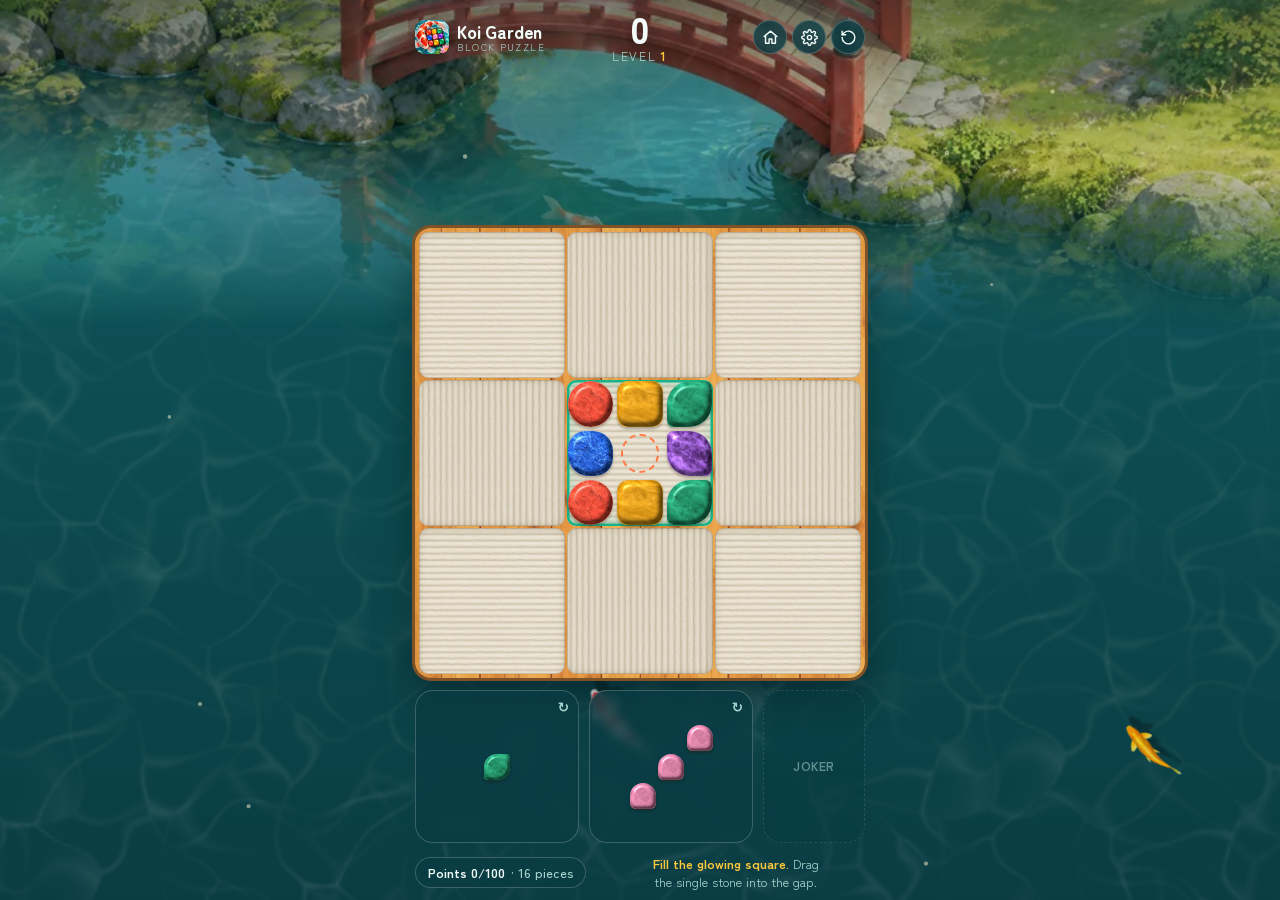
<file: index.html>
<!doctype html>
<html lang="en">
<head>
<meta charset="utf-8">
<meta name="viewport" content="width=device-width, initial-scale=1, maximum-scale=1, user-scalable=no, viewport-fit=cover">
<meta name="description" content="Koi Garden: a calm koi-pond block puzzle with a level journey, an endless mode and a daily challenge.">
<meta name="theme-color" content="#0f5a5e">
<title>Koi Garden</title>
<link rel="icon" href="img/icon-180.png" type="image/png">
<link rel="apple-touch-icon" href="img/icon-180.png">
<link rel="stylesheet" href="css/style.css?v=e153369-0848">
</head>
<body>
<div class="pond" aria-hidden="true"><i></i><i></i><i></i></div>
<canvas class="koi-layer" id="koiLayer" aria-hidden="true"></canvas>

<div class="app" id="app">
  <header id="header">
    <button class="brand" id="brand" aria-label="Home"><img class="logo" src="img/icon-256.png" alt="" width="34" height="34"><div class="brand-text"><b>Koi Garden</b><span>Block puzzle</span></div></button>
    <div class="score">
      <div class="now" id="score">0</div>
      <div class="best"><span id="bestLabel">Best</span> <em id="best">0</em></div>
      <div class="star-goals" id="starGoals" hidden></div>
    </div>
    <div class="tools">
      <button class="icon-btn" id="homeBtn" aria-label="Home" title="Home">
        <svg viewBox="0 0 24 24" fill="none" stroke="currentColor" stroke-width="2" stroke-linecap="round" stroke-linejoin="round"><path d="M3 10.5 12 3l9 7.5"/><path d="M5 9v11h5v-6h4v6h5V9"/></svg>
      </button>
      <button class="icon-btn" id="settings" aria-label="Settings" title="Settings">
        <svg viewBox="0 0 24 24" fill="none" stroke="currentColor" stroke-width="2" stroke-linecap="round" stroke-linejoin="round"><circle cx="12" cy="12" r="3"/><path d="M19.4 15a1.7 1.7 0 0 0 .3 1.8l.1.1a2 2 0 1 1-2.8 2.8l-.1-.1a1.7 1.7 0 0 0-1.8-.3 1.7 1.7 0 0 0-1 1.5V21a2 2 0 1 1-4 0v-.1a1.7 1.7 0 0 0-1.1-1.5 1.7 1.7 0 0 0-1.8.3l-.1.1a2 2 0 1 1-2.8-2.8l.1-.1a1.7 1.7 0 0 0 .3-1.8 1.7 1.7 0 0 0-1.5-1H3a2 2 0 1 1 0-4h.1a1.7 1.7 0 0 0 1.5-1.1 1.7 1.7 0 0 0-.3-1.8l-.1-.1a2 2 0 1 1 2.8-2.8l.1.1a1.7 1.7 0 0 0 1.8.3H9a1.7 1.7 0 0 0 1-1.5V3a2 2 0 1 1 4 0v.1a1.7 1.7 0 0 0 1 1.5 1.7 1.7 0 0 0 1.8-.3l.1-.1a2 2 0 1 1 2.8 2.8l-.1.1a1.7 1.7 0 0 0-.3 1.8V9a1.7 1.7 0 0 0 1.5 1H21a2 2 0 1 1 0 4h-.1a1.7 1.7 0 0 0-1.5 1z"/></svg>
      </button>
      <button class="icon-btn" id="restart" aria-label="Restart" title="Restart">
        <svg viewBox="0 0 24 24" fill="none" stroke="currentColor" stroke-width="2" stroke-linecap="round" stroke-linejoin="round"><path d="M3 12a9 9 0 1 0 3-6.7L3 8"/><path d="M3 3v5h5"/></svg>
      </button>
    </div>
    <div class="modes mode-3" role="group" aria-label="Game mode">
      <button class="mode" id="modeJourney" aria-pressed="true">Journey</button>
      <button class="mode" id="modeEndless" aria-pressed="false">Endless</button>
      <button class="mode" id="modeDaily" aria-pressed="false">Daily</button>
    </div>
    <button class="nudge" id="nudge" hidden></button>
  </header>

  <div class="board-wrap" id="boardWrap">
    <div class="board" id="board"></div>
    <div class="combo-chip" id="comboChip" hidden aria-live="polite"><b></b><span class="misses"><i></i><i></i><i></i></span></div>
  </div>

  <div class="tray" id="tray">
    <div class="slot" data-i="0"></div>
    <div class="slot" data-i="1"></div>
    <div class="slot" data-i="2" hidden></div>
    <div class="slot joker-slot empty" id="jokerSlot" data-i="j" aria-label="Joker koi"></div>
  </div>
  <div class="below" id="below">
    <span class="chip" id="pill" hidden></span>
    <span class="helpers">
      <button class="chip helper" id="hintBtn" hidden aria-label="Hint"></button>
      <button class="chip helper" id="undoBtn" hidden aria-label="Undo"></button>
      <button class="chip helper" id="swapBtn" hidden aria-label="Swap pieces"></button>
    </span>
    <span class="hint" id="hint"></span>
  </div>

  <div class="banner" id="banner">Banner ad · 320×50 · placeholder</div>
</div>

<div class="home" id="home" hidden>
  <div class="door l"><span class="moon-ring"></span></div>
  <div class="door r"><span class="moon-ring"></span></div>
  <div class="moon-pond" aria-hidden="true"><i></i><i></i><canvas id="moonCanvas"></canvas></div>
  <div class="home-ui">
    <div class="home-top">
      <span class="home-chip"><i class="pearl"></i><b id="homePearls">0</b></span>
      <span class="home-tools">
        <button class="icon-btn" id="homeRecords" aria-label="Records" title="Records"><svg viewBox="0 0 24 24" fill="none" stroke="currentColor" stroke-width="2" stroke-linecap="round" stroke-linejoin="round"><path d="M8 21h8M12 17v4M7 4h10v5a5 5 0 0 1-10 0V4z"/><path d="M17 6h2.5a1.5 1.5 0 0 1 0 3.5c-.9.6-1.8 1-2.8 1.2M7 6H4.5a1.5 1.5 0 0 0 0 3.5c.9.6 1.8 1 2.8 1.2"/></svg></button>
        <button class="icon-btn" id="homeSettings" aria-label="Settings" title="Settings"><svg viewBox="0 0 24 24" fill="none" stroke="currentColor" stroke-width="2" stroke-linecap="round" stroke-linejoin="round"><circle cx="12" cy="12" r="3"/><path d="M19.4 15a1.7 1.7 0 0 0 .3 1.8l.1.1a2 2 0 1 1-2.8 2.8l-.1-.1a1.7 1.7 0 0 0-1.8-.3 1.7 1.7 0 0 0-1 1.5V21a2 2 0 1 1-4 0v-.1a1.7 1.7 0 0 0-1.1-1.5 1.7 1.7 0 0 0-1.8.3l-.1.1a2 2 0 1 1-2.8-2.8l.1-.1a1.7 1.7 0 0 0 .3-1.8 1.7 1.7 0 0 0-1.5-1H3a2 2 0 1 1 0-4h.1a1.7 1.7 0 0 0 1.5-1.1 1.7 1.7 0 0 0-.3-1.8l-.1-.1a2 2 0 1 1 2.8-2.8l.1.1a1.7 1.7 0 0 0 1.8.3H9a1.7 1.7 0 0 0 1-1.5V3a2 2 0 1 1 4 0v.1a1.7 1.7 0 0 0 1 1.5 1.7 1.7 0 0 0 1.8-.3l.1-.1a2 2 0 1 1 2.8 2.8l-.1.1a1.7 1.7 0 0 0-.3 1.8V9a1.7 1.7 0 0 0 1.5 1H21a2 2 0 1 1 0 4h-.1a1.7 1.7 0 0 0-1.5 1z"/></svg></button>
      </span>
    </div>
    <h1 class="home-logo" id="homeLogo"><span>Koi</span> <span>Garden</span><small>Block puzzle</small></h1>
    <div class="home-side l">
      <button class="hb" id="homeShop"><span class="hb-icon"><img class="paint" src="img/ui/chest-open.webp" alt=""></span><span class="hb-label">Shop</span></button>
      <button class="hb" id="homeTasks"><span class="hb-icon"><img class="paint" src="img/ui/scroll.webp" alt=""></span><span class="hb-label">Tasks</span></button>
      <button class="hb" id="homeLanterns"><span class="hb-icon" id="homeFestIcon"><img class="paint" src="img/ui/lantern.webp" alt=""></span><span class="hb-label">Lanterns</span></button>
    </div>
    <div class="home-side r">
      <button class="hb" id="homeChallenges"><span class="hb-icon cal"><b>1</b></span><span class="hb-label">Challenges</span></button>
      <button class="hb" id="homeCollection"><span class="hb-icon"><img class="paint" src="img/ui/saikei.webp" alt=""><i class="hb-dot" id="gardenDot" hidden></i></span><span class="hb-label">Collection</span></button>
    </div>
    <div class="home-bottom">
      <button class="home-play" id="homePlay"><b>Level 1</b><small></small><span class="home-boost" id="homeBoost" hidden>×1</span></button>
      <div class="home-links">
        <button class="home-link" id="homeMap">Map</button>
        <button class="home-link" id="homeEndless">Endless</button>
      </div>
    </div>
  </div>
</div>

<div class="map-view" id="mapView" hidden>
  <div class="map-scroll" id="mapScroll"><div class="map-world" id="mapWorld"></div></div>
  <canvas class="map-fx" id="mapFx" aria-hidden="true"></canvas>
  <div class="map-banner" id="mapBanner" aria-live="polite"></div>
  <div class="map-top">
    <button class="icon-btn" id="mapHome" aria-label="Home" title="Home"><svg viewBox="0 0 24 24" fill="none" stroke="currentColor" stroke-width="2" stroke-linecap="round" stroke-linejoin="round"><path d="M3 10.5 12 3l9 7.5"/><path d="M5 9v11h5v-6h4v6h5V9"/></svg></button>
    <div class="map-title"><b id="mapChapter">Koi Pond</b><span id="mapProgress"></span><span class="map-total">★ <b id="mapStars">0</b> · <i class="pearl"></i> <b id="mapPearls">0</b></span></div>
    <button class="icon-btn" id="mapClose" aria-label="Back to the game" title="Back">✕</button>
  </div>
  <div class="map-bottom">
    <button class="map-hunt" id="mapHunt" hidden></button>
    <button class="home-play map-play" id="mapPlay"><b>Play level 1</b><small></small><span class="home-boost" id="mapBoost" hidden>×1</span></button>
  </div>
</div>

<div class="overlay" id="overlay" hidden>
  <div class="card" id="promiseCard" hidden>
    <img class="app-icon" src="img/icon-256.png" alt="Koi Garden" width="112" height="112">
    <h2>Free to play, fair with ads</h2>
    <ul class="promise">
      <li>No ads in the middle of a round.</li>
      <li>A short ad break between rounds now and then, never more often than every few minutes.</li>
      <li>Videos are always your choice, and you always know what you get for watching.</li>
      <li>The daily challenge never interrupts you.</li>
    </ul>
    <div class="btns"><button class="btn primary" id="promiseOk">Let’s play</button></div>
  </div>

  <div class="card" id="challengeCard" hidden>
    <p class="eyebrow">A challenge</p>
    <div class="big-num" id="challengeScore">0</div>
    <h2 id="challengeTitle">A friend scored 0</h2>
    <p id="challengeText"></p>
    <div class="btns">
      <button class="btn primary" id="challengePlay">Play the Daily</button>
      <button class="btn" id="challengeLater">Later</button>
    </div>
  </div>

  <div class="card" id="statsCard" hidden>
    <p class="eyebrow">A small favour</p>
    <h2>Help make the levels better?</h2>
    <p>Koi Garden can send anonymous play stats: which levels you start and finish, your scores and which rewards you choose. It helps us fix levels that are too hard.</p>
    <ul class="promise">
      <li>No name, e-mail or advertising ID. Just a random number made on this phone.</li>
      <li>Nothing is sold or used for ads.</li>
      <li>You can turn it off any time in Settings.</li>
    </ul>
    <div class="btns">
      <button class="btn primary" id="statsYes">Yes, share stats</button>
      <button class="btn" id="statsNo">No thanks</button>
    </div>
  </div>

  <div class="card" id="levelCard" hidden>
    <div class="level-scene" id="levelScene" aria-hidden="true"><span id="levelSceneName"></span></div>
    <p class="eyebrow" id="levelEyebrow">Level 1</p>
    <h2 id="levelGoal">Reach 150 points</h2>
    <span class="goal-badge" id="levelPieces">20 pieces</span>
    <div class="current" id="levelCurrent" hidden></div>
    <p id="levelNote"></p>
    <p class="trail-row" id="levelTrail" hidden></p>
    <details class="note stars-help"><summary>How stars work</summary><span id="levelStars">Stars: 1 for the goal, more for a high score.</span> Every piece left adds 20 points at the end. Extra pieces from a video give 1 star at most.</details>
    <div class="btns">
      <button class="btn primary" id="levelPlay">Play</button>
      <button class="btn" id="levelShop"><i class="pearl"></i> Bring a joker</button>
      <button class="btn" id="levelMap">Map</button>
    </div>
  </div>

  <div class="card" id="winCard" hidden>
    <span class="bank" id="winBank" aria-label="Pearls"><i class="pearl"></i><b>0</b></span>
    <img class="win-leap" src="img/ui/koi-leap.webp" alt="">
    <p class="eyebrow" id="winEyebrow">Level 1 complete</p>
    <div class="big-stars" id="winStars">★★★</div>
    <div class="big-num" id="winScore">0</div>
    <p class="stats" id="winStats"></p>
    <div class="new-koi" id="winKoi" hidden><img id="winKoiImg" alt="" width="96" height="40"><span id="winKoiName"></span></div>
    <div class="current" id="winCurrent"></div>
    <div class="chest-row" id="winChest"></div>
    <p class="trail-row" id="winTrail" hidden></p>
    <button class="garden-nudge" id="winGarden" hidden></button>
    <div class="btns">
      <button class="btn primary next-btn" id="winNext">Next level</button>
      <button class="btn" id="winDouble"><span class="tag">Ad</span>Double your pearls</button>
      <button class="btn" id="winMap">Map</button>
    </div>
  </div>

  <div class="card" id="failCard" hidden>
    <img class="card-pic frog" src="img/ui/frog-pad.webp" alt="">
    <p class="eyebrow" id="failEyebrow">Out of pieces</p>
    <h2 id="failTitle">So close</h2>
    <span class="goal-badge" id="failProgress"></span>
    <div class="fail-bar" id="failBar"><i></i></div>
    <p class="fail-short" id="failShort"></p>
    <p class="current-lost" id="failCurrent" hidden></p>
    <div class="btns">
      <button class="btn primary" id="failRescue"></button>
      <button class="btn" id="failBuy" hidden></button>
      <button class="btn" id="failRetry">Try again</button>
      <button class="btn" id="failSkip"><span class="tag">Ad</span>Skip this level</button>
      <button class="btn" id="failMap">Map</button>
    </div>
    <button class="link-btn" id="failBreathe">Take three calm breaths first</button>
  </div>

  <div class="card" id="helpCard" hidden>
    <p class="eyebrow">How to play</p>
    <h2>Three ways to clear</h2>
    <div class="ways">
      <div class="way"><div class="mini" data-demo="row"></div>Row</div>
      <div class="way"><div class="mini" data-demo="col"></div>Column</div>
      <div class="way"><div class="mini" data-demo="bed"></div>3×3 square</div>
    </div>
    <ol class="basics">
      <li><b>Drag</b> a piece onto the board. <b>Tap</b> it to turn it.</li>
      <li>Fill a <b>row</b>, <b>column</b> or <b>3×3 square</b> and it clears.</li>
      <li>Clear <b>more at once</b>, or clear again soon after, for bigger points.</li>
      <li>Keep space free: the round ends when no piece fits.</li>
    </ol>
    <p class="note">Want to know more? Tap a topic.</p>
    <div class="more">
      <details>
        <summary>Points and combos</summary>
        <ul class="rules">
          <li>Each stone you place gives 1 point.</li>
          <li>Clearing 1 line gives 10, 2 at once give 40, 3 at once give 90.</li>
          <li><b>Combo:</b> clear again within 3 moves and your points multiply.</li>
          <li><b>Harmony:</b> fill a 3×3 square with one colour for +100. Squares close to done glow green, or gold if they are still one colour.</li>
        </ul>
      </details>
      <details>
        <summary>Journey levels</summary>
        <ul class="rules">
          <li>Each level has a goal and a set number of pieces.</li>
          <li><b>Golden koi stones</b> are freed when their line or square clears.</li>
          <li>Stones with a <b>gold ring</b> are the ones the goal asks you to clear.</li>
          <li><b>Ice</b> (blue frost with a snowflake) needs two clears: one to break it, one to remove the stone. A joker koi takes it in one go.</li>
          <li>Pieces left over give bonus points and stars. Taking 10 extra pieces from a video gives 1 star at most.</li>
          <li>Every fifth level is <b>hard</b> and gives double pearls. Each of the first 15 levels you finish adds a koi to your pond.</li>
          <li><b>Bamboo</b> (from chapter 2) grows into an empty spot next to it after a few moves without a clear. Every clear resets the count.</li>
          <li><b>Lotus flowers</b> (from chapter 3) float on empty spots. Clear a line over one to collect it.</li>
          <li>Each chapter has 15 levels. Finishing one gives 100 pearls and opens the next, and the journey goes on for as long as you play.</li>
        </ul>
      </details>
      <details>
        <summary>Endless and Daily</summary>
        <ul class="rules">
          <li><b>Endless:</b> the higher your score, the bigger the pieces. From 800 points a rock falls into the pond every 8 moves.</li>
          <li><b>Daily:</b> everyone gets the same board and the same 30 pieces. Your first try counts for your streak. Hint, undo and swap are off.</li>
          <li>Missed a day? Save your streak with pearls or a short video, once a week.</li>
        </ul>
      </details>
      <details>
        <summary>Hint, undo and swap</summary>
        <ul class="rules">
          <li><b>Hint</b> shows a good spot and turns the piece for you.</li>
          <li><b>Undo</b> takes back your last move, twice per round.</li>
          <li><b>Swap</b> gives you two new pieces.</li>
          <li>Hint and swap cost pearls, or a short video.</li>
        </ul>
      </details>
      <details>
        <summary>Joker koi</summary>
        <ul class="rules">
          <li>Clear <b>2 lines</b> in one move: <b>Arrow Koi</b>, clears its row and column.</li>
          <li>Reach <b>combo ×3</b>: <b>Ripple Koi</b>, clears a 5×5 area.</li>
          <li>Clear <b>3 lines</b> or a Harmony square: <b>Rainbow Koi</b>, clears every stone in the colour it lands next to.</li>
          <li>Drag a joker onto any empty cell. While you drag, the board shows what it will clear. Tap a joker to see a small example. You can hold three. Unused jokers give 50 points each when you win a level.</li>
        </ul>
      </details>
      <details>
        <summary>Win streak</summary>
        <ul class="rules">
          <li>Win Journey levels in a row to build a <b>win streak</b>.</li>
          <li>1 win in a row: the next level starts with an <b>Arrow Koi</b>. 3 in a row: an Arrow and a <b>Ripple Koi</b>. 5 in a row: a <b>Rainbow Koi</b> too.</li>
          <li>A <b>streak shield</b> (60 pearls, where you buy jokers) keeps your streak through one lost level.</li>
          <li>Losing a level takes the streak down one step: from 5 to 3, from 3 to 1, from 1 to none. Keep going with a video or pearls and win, and it is saved.</li>
        </ul>
      </details>
      <details>
        <summary>Pond tasks</summary>
        <ul class="rules">
          <li>Three small tasks each day, in any mode. New ones arrive at midnight.</li>
          <li>Finish all three to open a <b>bamboo basket</b> with pearls and a joker for your next Journey level.</li>
          <li>Clear the <b>whole board</b> at once for <b>Still water</b>: +150 points.</li>
        </ul>
      </details>
      <details>
        <summary>Board &amp; stones</summary>
        <ul class="rules">
          <li>Pick a board and a kind of stone with the brush on the home screen, or in Settings.</li>
          <li><b>Cherry Blossom</b> opens at 30 stars and <b>Glazed Ceramic</b> at 15. <b>Jade Temple</b> and <b>Gemstones</b> cost 300 pearls each.</li>
          <li>More boards and stones are for pearls: <b>Bamboo Mat</b>, <b>Snow Garden</b>, <b>Koi Pond</b> and <b>Starry Night</b>, and <b>Hinoki Wood</b>, <b>Marble</b>, <b>Sea Glass</b> and <b>Blue Porcelain</b> stones.</li>
          <li><b>Moon Lacquer</b> and <b>Lanterns</b> open with a 14-day Daily streak or a win streak of 5.</li>
          <li>Every colour keeps its own stone shape in every style.</li>
        </ul>
      </details>
      <details>
        <summary>Weekly festivals</summary>
        <ul class="rules">
          <li>A new festival starts every Monday: <b>Lantern Festival</b>, <b>Moon Viewing</b>, <b>Sakura Week</b> and <b>Firefly Night</b> take turns.</li>
          <li>Each counts a different kind of move, in every mode. Its goals give pearls, and the last one brings the festival’s own koi.</li>
          <li>After a big move, a lantern, moonbeam, petal or firefly floats up from the board. Tap it for more.</li>
          <li>Missed a festival koi? The same festival comes back four weeks later.</li>
        </ul>
      </details>
      <details>
        <summary>Surprises in the pond</summary>
        <ul class="rules">
          <li>Now and then a <b>lucky golden koi</b> glides over the board. Tap it for pearls.</li>
          <li>A <b>dragonfly</b> may land on an empty spot. Cover it with a stone within five moves for pearls.</li>
          <li>Tap the water around the board and the koi dart away.</li>
          <li>None of them change your score, so every level stays fair.</li>
        </ul>
      </details>
    </div>
    <div class="btns"><button class="btn primary" id="helpDone">Got it</button></div>
  </div>

  <div class="card" id="settingsCard" hidden>
    <p class="eyebrow">Settings</p>
    <h2>Make it yours</h2>
    <div class="audio-row">
      <label class="field toggle" for="sfxOn"><span>Sound effects</span><input type="checkbox" id="sfxOn"></label>
      <input type="range" class="vol" id="sfxVol" min="0" max="100" step="5" aria-label="Sound effects volume">
    </div>
    <div class="audio-row">
      <label class="field toggle" for="musicOn"><span>Music<small>Koto, flute and strings for each mood</small></span><input type="checkbox" id="musicOn"></label>
      <input type="range" class="vol" id="musicVol" min="0" max="100" step="5" aria-label="Music volume">
    </div>
    <div class="audio-row">
      <label class="field toggle" for="natureOn"><span>Nature sounds<small>Quiet water, and rain with Rain on the Pond</small></span><input type="checkbox" id="natureOn"></label>
      <input type="range" class="vol" id="natureVol" min="0" max="100" step="5" aria-label="Nature sounds volume">
    </div>
    <div class="mood-head"><span>Music mood</span><span class="mood-bank"><i class="pearl"></i><b id="moodBank">0</b></span></div>
    <div class="mood-row" id="moodRow"></div>
    <label class="field toggle" for="bigToggle"><span>Big &amp; clear<small>Larger pieces and text</small></span><input type="checkbox" id="bigToggle"></label>
    <label class="field toggle" for="relaxedToggle"><span>Relaxed Journey<small>Three pieces to choose from instead of two, from the next level</small></span><input type="checkbox" id="relaxedToggle"></label>
    <label class="field toggle" for="calmToggle"><span>Calm effects<small>No shaking, fewer particles</small></span><input type="checkbox" id="calmToggle"></label>
    <label class="field toggle" for="statsOn" id="statsRow" hidden><span>Share anonymous play stats<small>Which levels are hard and how far players get. Never who you are.</small></span><input type="checkbox" id="statsOn"></label>
    <div class="garden-row">
      <span>Garden</span>
      <div class="modes" role="group" aria-label="Garden theme">
        <button class="mode" id="gardenAuto" aria-pressed="true">Auto</button>
        <button class="mode" id="gardenDay" aria-pressed="false">Day</button>
        <button class="mode" id="gardenNight" aria-pressed="false">Night</button>
      </div>
    </div>
    <p class="note" id="gardenNote"></p>
    <div class="ads-box" id="adsBox">
      <b id="adsTitle">Remove ads</b>
      <p class="note" id="adsText">One purchase removes the banner and the ad breaks between rounds, for good. Videos for rewards stay, and you choose when to watch.</p>
      <button class="btn primary" id="buyNoAds">Remove ads</button>
      <button class="link-btn" id="restoreBtn">Restore purchase</button>
    </div>
    <div class="btns">
      <button class="btn" id="settingsStyle">Board &amp; stones</button>
      <button class="btn" id="settingsHelp">How to play</button>
      <button class="btn" id="settingsPond">Visit your koi pond</button>
      <button class="btn" id="settingsRemind">Daily reminder</button>
      <button class="btn" id="settingsDone">Done</button>
    </div>
    <p class="note" id="cloudNote" hidden></p>
    <button class="link-btn" id="resetBtn">Start over from level 1</button>
  </div>

  <div class="card" id="resetCard" hidden>
    <p class="eyebrow">Start over</p>
    <h2>Start again from level 1?</h2>
    <p>Your levels, stars, pearls, koi collection, Daily streak and best score are cleared. Your settings and ad-free purchase stay. This cannot be undone.</p>
    <div class="btns">
      <button class="btn primary" id="resetKeep">Keep my progress</button>
      <button class="btn" id="resetYes">Yes, start over</button>
    </div>
  </div>

  <div class="card" id="koiCard" hidden>
    <p class="eyebrow">Koi collection</p>
    <h2 id="koiTitle">0 of 15 koi</h2>
    <div class="btns koi-top"><button class="btn primary" id="koiPond">Visit your koi pond</button></div>
    <p class="note">New levels, Daily streaks and festivals bring new koi.</p>
    <div class="koi-grid" id="koiGrid"></div>
    <div class="btns">
      <button class="btn" id="koiDone">Back to the map</button>
    </div>
  </div>

  <div class="card" id="eventCard" hidden>
    <div class="fest-sky" aria-hidden="true"><i></i><i></i><i></i><i></i><i></i></div>
    <p class="eyebrow" id="eventEyebrow">This week</p>
    <img class="fest-pic" id="eventPic" src="img/ui/lantern.webp" alt="">
    <h2 id="eventTitle">Lantern Festival</h2>
    <p class="stats" id="eventStats"></p>
    <div class="bar" aria-hidden="true"><i id="eventBar"></i></div>
    <ul class="milestones" id="eventGoals"></ul>
    <div class="fest-koi" id="eventKoi"></div>
    <button class="fest-koi fest-board" id="eventBoard" type="button" hidden></button>
    <p class="note" id="eventHow">Clear lines in any mode to light lanterns. A Harmony square lights three.</p>
    <p class="eyebrow" id="eventNext"></p>
    <div class="btns"><button class="btn primary" id="eventDone">Back</button></div>
  </div>

  <div class="card" id="streakCard" hidden>
    <span class="bank" id="streakBank" aria-label="Pearls"><i class="pearl"></i><b>0</b></span>
    <p class="eyebrow">Daily streak</p>
    <div class="medal charm" id="streakNum">7</div>
    <h2 id="streakTitle">Save your streak?</h2>
    <p id="streakText">You missed yesterday’s Daily. Save your streak and keep going from today.</p>
    <div class="btns">
      <button class="btn primary" id="streakPearls"></button>
      <button class="btn" id="streakVideo"><span class="tag">Ad</span>Watch a short video</button>
      <button class="btn" id="streakLater">Not now</button>
    </div>
    <p class="note">You can save a streak once a week.</p>
  </div>

  <div class="card" id="infoCard" hidden>
    <p class="eyebrow" id="infoEyebrow">Koi Garden</p>
    <h2 id="infoTitle"></h2>
    <p id="infoText"></p>
    <div class="btns"><button class="btn primary" id="infoDone">OK</button></div>
  </div>

  <div class="card" id="breakCard" hidden>
    <img class="card-pic cairn" src="img/ui/cairn.webp" alt="">
    <p class="eyebrow">Mind break · 3 breaths</p>
    <div class="breath"><div class="ring" id="ring"></div><div class="label"><span id="breathText">Get ready</span><span class="count" id="breathCount"></span></div></div>
    <p id="tip"></p>
    <div class="btns"><button class="btn primary" id="breakDone">Back to the pond</button></div>
  </div>

  <div class="card" id="recordsCard" hidden>
    <p class="eyebrow">Records</p>
    <h2>Your best</h2>
    <div class="rec-block">
      <p class="rec-head">Endless</p>
      <div class="rec-tiles" id="recEndless"></div>
    </div>
    <div class="rec-block">
      <p class="rec-head">Daily <span id="recDailySub"></span></p>
      <div class="rec-tiles" id="recDaily"></div>
      <div class="rec-bars" id="recBars" aria-hidden="true"></div>
      <p class="rec-bars-note" id="recBarsNote"></p>
    </div>
    <div class="rec-block">
      <p class="rec-head">Weekly challenge</p>
      <div class="rec-tiles" id="recWeekly"></div>
    </div>
    <div class="rec-block">
      <p class="rec-head">Journey</p>
      <div class="rec-tiles" id="recJourney"></div>
    </div>
    <div class="btns"><button class="btn primary" id="recordsDone">Back</button></div>
  </div>

  <!-- Challenges and Collection on the home screen: two ways in, each on its own painted tile -->
  <div class="card" id="pickCard" hidden>
    <p class="eyebrow" id="pickEyebrow"></p>
    <h2 id="pickTitle"></h2>
    <div class="pick-tiles" id="pickTiles"></div>
    <div class="btns"><button class="btn" id="pickDone">Close</button></div>
  </div>

  <div class="card" id="endlessCard" hidden>
    <p class="eyebrow">Endless</p>
    <h2>How do you want to play?</h2>
    <p class="note">Play until no piece fits. Each way keeps its own best score.</p>
    <div class="endless-pick" id="endlessPick">
      <button class="btn" data-level="easy"><b>Easy</b><small>Three pieces to choose from</small></button>
      <button class="btn" data-level="normal"><b>Normal</b><small>Two pieces, as in the Journey</small></button>
      <button class="btn" data-level="hard"><b>Hard</b><small>One piece at a time. Plan ahead</small></button>
    </div>
  </div>

  <div class="card" id="overCard" hidden>
    <p class="eyebrow" id="overEyebrow">No moves left</p>
    <div class="big-num" id="overScore">0</div>
    <p class="stats" id="overStats"></p>
    <p class="quote" id="overQuote"></p>
    <div class="btns">
      <button class="btn primary" id="continueBtn"><span class="tag">Ad</span>Keep playing <small>· clears the centre</small></button>
      <button class="btn" id="againBtn">New game</button>
      <button class="btn" id="overHome">Home</button>
    </div>
    <div class="modes level-modes" id="overLevel" role="group" aria-label="Endless difficulty">
      <button class="mode" data-level="easy">Easy</button><button class="mode" data-level="normal">Normal</button><button class="mode" data-level="hard">Hard</button>
    </div>
    <div class="gc-row" id="overRank" hidden><span></span><button class="link-btn" id="overBoard">Leaderboard</button></div>
    <button class="link-btn" id="overRecords">Your records</button>
    <button class="link-btn" id="overBreathe">Take three calm breaths first</button>
    <button class="link-btn" id="overTasks">Pond tasks</button>
  </div>

  <div class="card" id="dailyCard" hidden>
    <p class="eyebrow" id="dailyEyebrow">Daily</p>
    <div class="big-num" id="dailyScore">0</div>
    <p class="stats" id="dailyStats"></p>
    <pre class="share" id="shareText"></pre>
    <div class="btns">
      <button class="btn primary" id="copyBtn">Copy result</button>
      <button class="btn" id="dailyChallenge">Challenge a friend</button>
      <button class="btn" id="dailyAgain"><span class="tag">Ad</span>Practise today’s board</button>
      <button class="btn" id="dailyJourney">Back to the journey</button>
    </div>
    <div class="gc-row" id="dailyRank" hidden><span></span><button class="link-btn" id="dailyBoard">Leaderboard</button></div>
    <button class="link-btn" id="dailyRecords">Your records</button>
    <button class="link-btn" id="dailyRemind">Remind me tomorrow</button>
    <button class="link-btn" id="dailyTasks">Pond tasks</button>
    <p class="eyebrow" id="nextDaily"></p>
  </div>

  <div class="card" id="remindCard" hidden>
    <p class="eyebrow">Daily reminder</p>
    <h2>Never miss a calm round</h2>
    <label class="field" for="remindOn">Remind me every day <input type="checkbox" id="remindOn"></label>
    <label class="field" for="remindTime">At
      <select id="remindTime">
        <option value="08:00">08:00</option>
        <option value="12:00">12:00</option>
        <option value="19:00">19:00</option>
        <option value="21:00">21:00</option>
      </select>
    </label>
    <div class="notif" id="notif">
      <div class="ico"></div>
      <div class="top"><b>Koi Garden</b><span id="notifTime">19:00</span></div>
      <div id="notifText"></div>
    </div>
    <p class="note" id="remindNote">Preview. The real app sends this as a push notification, and only on days you have not played the daily yet.</p>
    <div class="btns"><button class="btn primary" id="remindDone">Save</button></div>
  </div>

  <div class="card" id="rewardCard" hidden>
    <p class="eyebrow" id="rewardEyebrow">7-day streak</p>
    <div class="medal" id="rewardNum">7</div>
    <img class="reward-koi" id="rewardKoi" alt="" hidden>
    <h2 id="rewardTitle">A rare koi joins your pond</h2>
    <p id="rewardText"></p>
    <div class="btns">
      <button class="btn primary" id="rewardUse">Visit your koi pond</button>
      <button class="btn" id="rewardLater">See today’s result</button>
    </div>
  </div>

  <div class="card" id="tasksCard" hidden>
    <span class="bank" id="tasksBank" aria-label="Pearls"><i class="pearl"></i><b>0</b></span>
    <p class="eyebrow" id="tasksEyebrow">Pond tasks</p>
    <h2>Today’s tasks</h2>
    <ul class="milestones tasks" id="tasksList"></ul>
    <div class="basket-wrap" id="basketWrap">
      <div class="rays" aria-hidden="true"></div>
      <div class="basket" aria-hidden="true"><img class="shut" src="img/ui/basket.webp" alt=""><img class="open" src="img/ui/basket-open.webp" alt=""></div>
      <div class="basket-gifts" id="basketGifts"></div>
    </div>
    <p class="note" id="basketNote"></p>
    <div class="btns">
      <button class="btn primary" id="basketOpen">Open the basket</button>
      <button class="btn" id="tasksDone">Back</button>
    </div>
  </div>

  <div class="card" id="testerCard" hidden>
    <p class="eyebrow">Tester tools</p>
    <h2>Jump ahead</h2>
    <p class="note">Only for testing. Changes the progress on this device.</p>
    <div class="btns">
      <button class="btn primary" id="testerUnlock">Open chapters 1–10 (levels 1–150)</button>
    </div>
    <label class="field" for="testerLevel">Play level <input type="number" id="testerLevel" min="1" max="9999" value="16" inputmode="numeric"></label>
    <div class="btns">
      <button class="btn" id="testerPlay">Play this level</button>
      <button class="btn" id="testerPearls">+1000 pearls</button>
      <button class="btn" id="testerStars">3 stars on every level so far</button>
      <button class="btn" id="testerDone">Close</button>
    </div>
  </div>

  <div class="card" id="jokerCard" hidden>
    <p class="eyebrow" id="jokerEyebrow">Joker koi</p>
    <div class="joker-head"><img id="jokerKoi" alt=""><h2 id="jokerTitle">Arrow Koi</h2></div>
    <div class="joker-demo" id="jokerDemo" aria-hidden="true"></div>
    <p id="jokerText"></p>
    <p class="note" id="jokerMore"></p>
    <div class="btns"><button class="btn primary" id="jokerDone">Got it</button><button class="btn" id="jokerBuyMore" hidden><i class="pearl"></i> Buy another</button></div>
  </div>

  <div class="card" id="shopCard" hidden>
    <span class="bank" id="shopBank" aria-label="Pearls"><i class="pearl"></i><b>0</b></span>
    <p class="eyebrow">Joker koi</p>
    <h2>Bring a joker</h2>
    <div class="shop-list" id="shopList"></div>
    <p class="note" id="shopNote"></p>
    <div class="btns"><button class="btn" id="shopDone">Not now</button></div>
  </div>

  <div class="card" id="adCard" hidden>
    <p class="eyebrow" id="adKind">Rewarded video</p>
    <div class="ad-box" id="adCount">5</div>
    <p id="adText"></p>
    <div class="btns"><button class="btn primary" id="adBtn" disabled>Wait…</button></div>
  </div>
</div>

<div class="garden-view" id="gardenView" hidden>
  <div class="garden-top">
    <button class="icon-btn" id="gardenDone" aria-label="Back" title="Back">✕</button>
    <div class="garden-title"><b id="gardenTitle">Koi Pond garden</b><span>★ <b id="gardenStars">0</b> to spend</span></div>
    <span class="garden-gap"></span>
  </div>
  <div class="garden-stage"><div class="garden-scene" id="gardenScene" role="img" aria-label="Your garden"></div></div>
  <div class="garden-nav">
    <button class="icon-btn" id="gardenPrev" aria-label="Previous garden">‹</button>
    <div class="garden-dots" id="gardenDots"></div>
    <button class="icon-btn" id="gardenNext" aria-label="Next garden">›</button>
  </div>
  <ul class="garden-items" id="gardenItems"></ul>
</div>

<div class="shop-view" id="shopView" hidden>
  <div class="shop-top">
    <button class="icon-btn" id="shopClose" aria-label="Back" title="Back">✕</button>
    <div class="shop-title"><b>Shop</b><span>Everything you buy is yours for good</span></div>
    <span class="bank shop-bank" id="shopPearls" aria-label="Pearls"><i class="pearl"></i><b>0</b></span>
  </div>
  <div class="shop-tabs" role="tablist" id="shopTabs">
    <button class="shop-tab" role="tab" data-tab="board"><i class="tab-board" aria-hidden="true"></i><b>Boards</b><small></small></button>
    <button class="shop-tab" role="tab" data-tab="stones"><img src="img/stones/river-4.webp" alt=""><b>Stones</b><small></small></button>
    <button class="shop-tab" role="tab" data-tab="pond"><img src="img/ui/fountain.webp" alt=""><b>Pond</b><small></small></button>
    <button class="shop-tab" role="tab" data-tab="music"><svg viewBox="0 0 24 24" aria-hidden="true"><path d="M9 18V6l11-2v12" fill="none" stroke="currentColor" stroke-width="2.2" stroke-linecap="round" stroke-linejoin="round"/><circle cx="6.5" cy="18" r="2.8" fill="currentColor"/><circle cx="17.5" cy="16" r="2.8" fill="currentColor"/></svg><b>Music</b><small></small></button>
  </div>
  <div class="shop-body" id="shopBody" role="tabpanel"></div>
  <p class="shop-earn">Earn pearls by winning levels, finishing pond tasks and festivals, opening chests and catching lucky koi.</p>
</div>

<div class="pond-view" id="pondView" hidden>
  <canvas id="pondCanvas" aria-label="Your koi pond"></canvas>
  <div class="pond-bar">
    <div class="pond-title"><b id="pondTitle">Koi Pond</b><span id="pondCount"></span></div>
    <span class="pond-btns">
      <button class="btn" id="pondDecorate"><img src="img/map/lantern.webp" alt=""> Decorate</button>
      <button class="btn primary" id="pondDone">Back</button>
    </span>
  </div>
  <div class="pond-switch" aria-label="Choose a pond">
    <button class="icon-btn" id="pondPrev" aria-label="Previous pond">‹</button>
    <span class="pond-dots" id="pondDots"></span>
    <button class="icon-btn" id="pondNext" aria-label="Next pond">›</button>
  </div>
  <div class="pond-locked" id="pondLocked" hidden></div>
  <p class="pond-hint" id="pondHint">Tap the water to feed your koi, tap a koi to see its name. Pinch or double-tap to zoom.</p>
  <div class="pond-shop" id="pondShop" hidden>
    <div class="pond-shop-head">
      <b id="pondShopTitle">Decorate your pond</b>
      <span class="bank" id="pondBank" aria-label="Pearls"><i class="pearl"></i><b>0</b></span>
      <button class="icon-btn" id="pondShopClose" aria-label="Close">✕</button>
    </div>
    <p class="note" id="pondShopNote">Buy with pearls. Tap something you own to show or hide it.</p>
    <div class="pond-grid" id="pondGrid"></div>
  </div>
</div>

<canvas class="fx" id="fx" aria-hidden="true"></canvas>

<script src="js/native.js?v=e153369-0848"></script>
<script src="js/levels.js?v=e153369-0848"></script>
<script src="js/game/core.js?v=e153369-0848"></script>
<script src="js/game/stats.js?v=e153369-0848"></script>
<script src="js/game/rules.js?v=e153369-0848"></script>
<script src="js/game/map.js?v=e153369-0848"></script>
<script src="js/game/board.js?v=e153369-0848"></script>
<script src="js/game/jokers.js?v=e153369-0848"></script>
<script src="js/game/effects.js?v=e153369-0848"></script>
<script src="js/game/pond.js?v=e153369-0848"></script>
<script src="js/game/world.js?v=e153369-0848"></script>
<script src="js/game/ui.js?v=e153369-0848"></script>
<script src="js/game/home.js?v=e153369-0848"></script>
<script src="js/game/garden.js?v=e153369-0848"></script>
<script src="js/game/shop.js?v=e153369-0848"></script>
<script src="js/game/tester.js?v=e153369-0848"></script>
<script src="js/game/results.js?v=e153369-0848"></script>
<script src="js/game/audio.js?v=e153369-0848"></script>
<script src="js/game/boot.js?v=e153369-0848"></script>
</body>
</html>
</file>
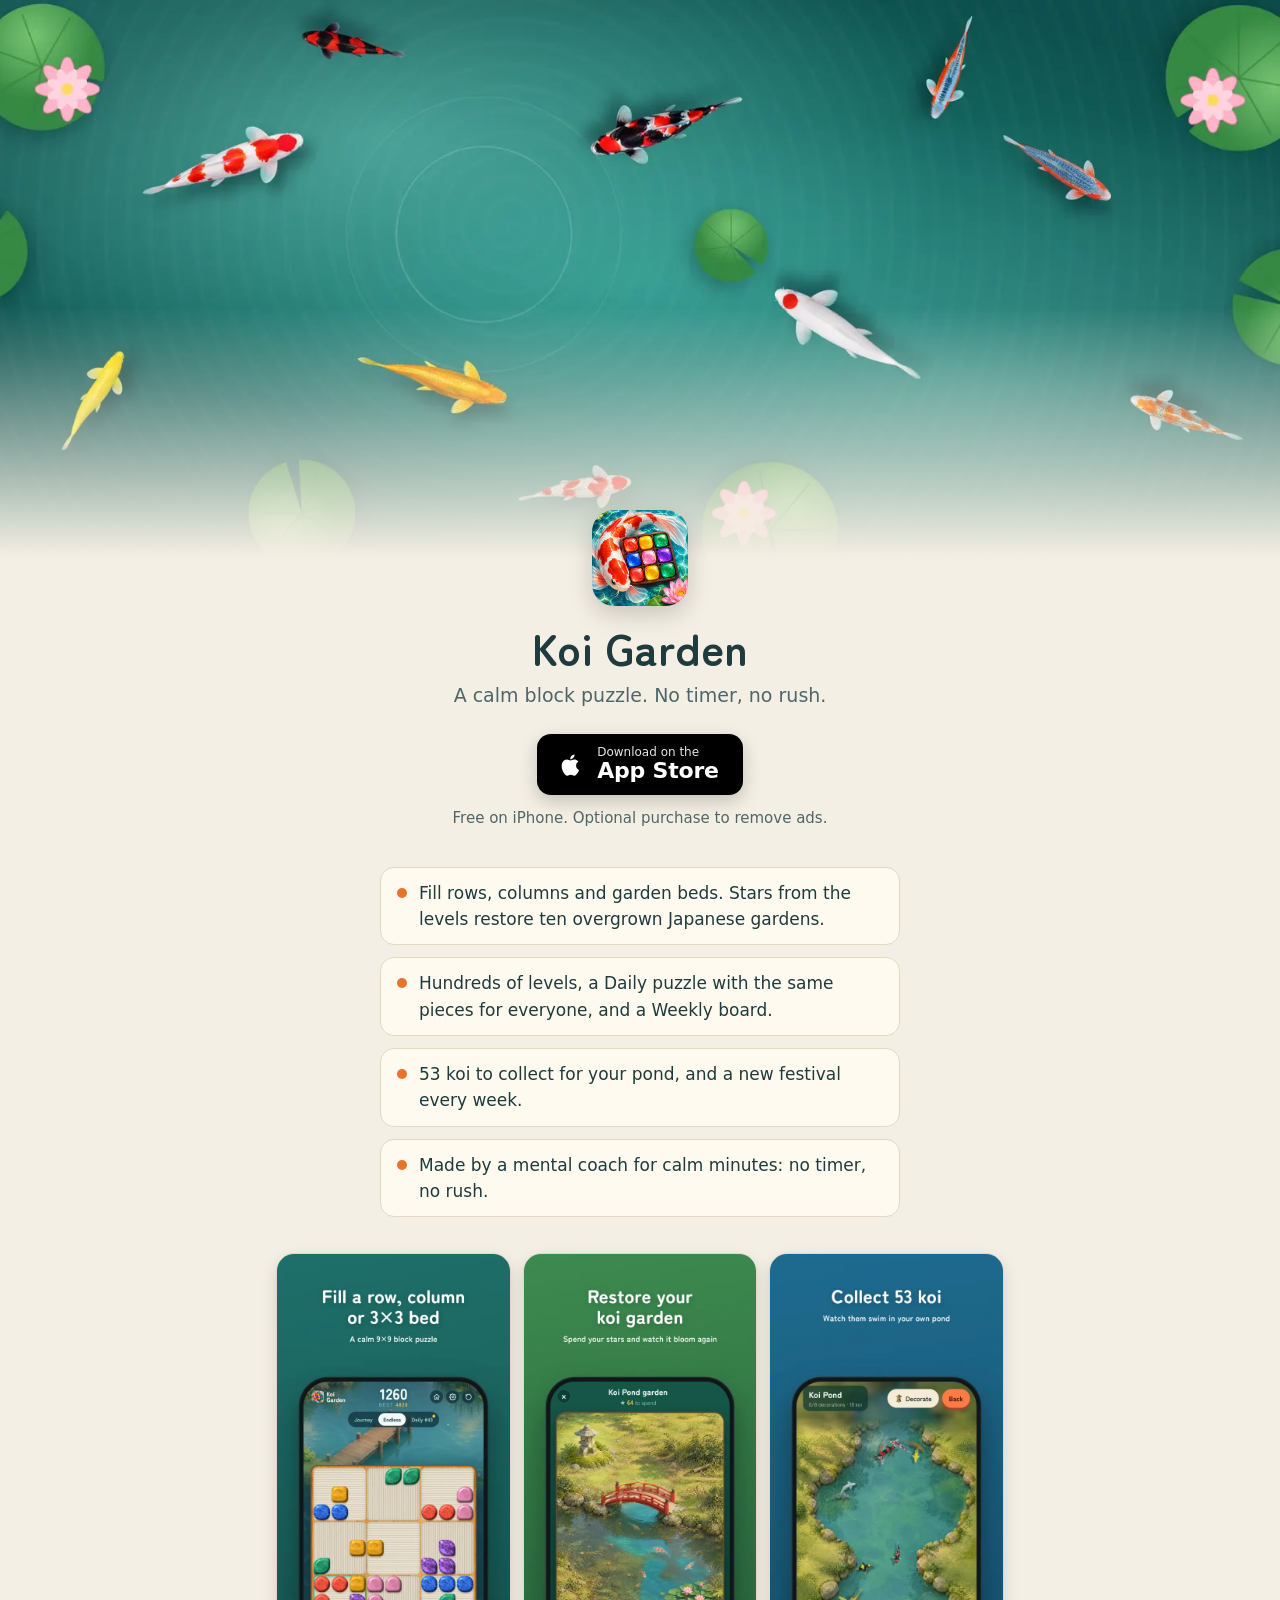
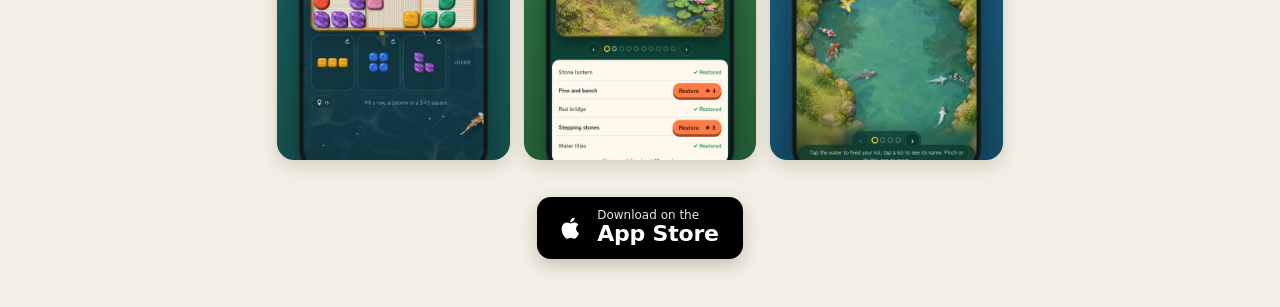
<file: last-ned/index.html>
<!doctype html>
<html lang="en">
<head>
<meta charset="utf-8">
<meta name="viewport" content="width=device-width, initial-scale=1, viewport-fit=cover">
<meta name="theme-color" content="#0f5a5e">
<title>Koi Garden: Block Puzzle · Free on iPhone</title>
<meta name="description" content="A calm block puzzle. No timer, no rush. Restore a Japanese garden one level at a time. Free on iPhone.">
<meta property="og:type" content="website">
<meta property="og:title" content="Koi Garden: Block Puzzle">
<meta property="og:description" content="A calm block puzzle. No timer, no rush. Free on iPhone.">
<meta property="og:url" content="https://koi.cliffordcoaching.no/last-ned/">
<meta property="og:image" content="https://koi.cliffordcoaching.no/last-ned/og.jpg">
<meta property="og:image:width" content="1200">
<meta property="og:image:height" content="630">
<meta name="apple-itunes-app" content="app-id=6825775584">
<link rel="icon" href="icon.png">
<link rel="apple-touch-icon" href="icon.png">
<style>
@font-face { font-family: "Zen Maru Gothic"; src: url("zen-maru-gothic-700.woff2") format("woff2"); font-weight: 700; font-display: swap; }
:root {
  --bg: #f4efe4; --card: #fffaf0; --ink: #1f3b3d; --muted: #4f6668; --teal: #0f5a5e; --orange: #e8742c; --line: #e2d8c4;
}
@media (prefers-color-scheme: dark) {
  :root { --bg: #0d2224; --card: #13302f; --ink: #f3ecdc; --muted: #b9c8c4; --teal: #7cc7c0; --orange: #f2914f; --line: #24473f; }
}
* { box-sizing: border-box; }
html, body { margin: 0; }
body { background: var(--bg); color: var(--ink); font: 17px/1.55 -apple-system, system-ui, "Segoe UI", Roboto, sans-serif; -webkit-font-smoothing: antialiased; }
.hero { position: relative; aspect-ratio: 16 / 8; max-height: 62vh; width: 100%; overflow: hidden; background: #0f5a5e url("header.webp") center / cover no-repeat; }
.hero::after { content: ""; position: absolute; inset: 0; background: linear-gradient(to bottom, transparent 55%, var(--bg)); }
main { max-width: 760px; margin: -48px auto 0; padding: 0 16px 48px; position: relative; z-index: 1; text-align: center; }
.icon { width: 96px; height: 96px; border-radius: 22px; box-shadow: 0 8px 24px rgba(0,0,0,.18); display: block; margin: 0 auto 16px; }
h1 { font-family: "Zen Maru Gothic", system-ui, sans-serif; font-weight: 700; font-size: clamp(30px, 7vw, 44px); line-height: 1.15; margin: 0 0 8px; }
.tag { color: var(--muted); font-size: 19px; margin: 0 0 24px; }
.store { display: inline-flex; align-items: center; gap: 12px; background: #000; color: #fff; text-decoration: none; border-radius: 14px; padding: 12px 24px 12px 20px; min-height: 60px; box-shadow: 0 6px 18px rgba(0,0,0,.2); transition: transform .15s ease-out; }
.store:hover { transform: translateY(-1px); }
.store:active { transform: scale(.98); }
.store:focus-visible { outline: 3px solid var(--orange); outline-offset: 3px; }
.store svg { width: 28px; height: 28px; fill: #fff; flex: none; }
.store span { display: flex; flex-direction: column; text-align: left; line-height: 1.1; }
.store small { font-size: 12px; opacity: .9; }
.store b { font-size: 22px; font-weight: 600; letter-spacing: -.2px; }
.free { margin: 12px 0 0; font-size: 15px; color: var(--muted); }
ul.points { list-style: none; padding: 0; margin: 36px auto 0; display: grid; gap: 12px; max-width: 520px; text-align: left; }
ul.points li { background: var(--card); border: 1px solid var(--line); border-radius: 14px; padding: 12px 16px; display: flex; gap: 12px; align-items: baseline; }
ul.points li::before { content: ""; flex: none; width: 10px; height: 10px; border-radius: 50%; background: var(--orange); transform: translateY(-1px); }
.shots { display: grid; grid-template-columns: repeat(3, minmax(0, 1fr)); gap: 12px; margin: 36px 0 0; }
.shots img { width: 100%; height: auto; border-radius: 18px; border: 1px solid var(--line); box-shadow: 0 6px 16px rgba(0,0,0,.12); display: block; }
.again { margin-top: 36px; }
@media (max-width: 480px) { .shots { grid-template-columns: repeat(3, minmax(0, 1fr)); gap: 8px; } .shots img { border-radius: 12px; } }
@media (prefers-reduced-motion: reduce) { .store { transition: none; } }
</style>
</head>
<body>
<div class="hero" role="img" aria-label="Koi Garden"></div>
<main>
  <img class="icon" src="icon.png" width="96" height="96" alt="">
  <h1>Koi Garden</h1>
  <p class="tag">A calm block puzzle. No timer, no rush.</p>

  <a class="store" href="https://apps.apple.com/app/id6825775584" data-store>
    <svg viewBox="0 0 24 24" aria-hidden="true"><path d="M16.37 12.6c-.02-2.3 1.88-3.4 1.96-3.46-1.07-1.56-2.73-1.78-3.32-1.8-1.41-.14-2.76.83-3.48.83-.72 0-1.83-.81-3.01-.79-1.55.02-2.97.9-3.77 2.28-1.61 2.79-.41 6.92 1.16 9.18.77 1.11 1.68 2.35 2.88 2.31 1.16-.05 1.6-.75 3-.75s1.79.75 3.02.72c1.25-.02 2.04-1.13 2.8-2.24.88-1.29 1.24-2.53 1.26-2.6-.03-.01-2.42-.93-2.5-3.68zM14.08 5.84c.64-.77 1.07-1.85.95-2.92-.92.04-2.03.61-2.69 1.38-.59.68-1.11 1.77-.97 2.82 1.02.08 2.07-.52 2.71-1.28z"/></svg>
    <span><small>Download on the</small><b>App Store</b></span>
  </a>
  <p class="free">Free on iPhone. Optional purchase to remove ads.</p>

  <ul class="points">
    <li>Fill rows, columns and garden beds. Stars from the levels restore ten overgrown Japanese gardens.</li>
    <li>Hundreds of levels, a Daily puzzle with the same pieces for everyone, and a Weekly board.</li>
    <li>53 koi to collect for your pond, and a new festival every week.</li>
    <li>Made by a mental coach for calm minutes: no timer, no rush.</li>
  </ul>

  <div class="shots">
    <img src="en-1-play.webp" width="600" height="1304" alt="A level in progress" loading="lazy">
    <img src="en-2-garden.webp" width="600" height="1304" alt="The garden" loading="lazy">
    <img src="en-7-pond.webp" width="600" height="1304" alt="The koi pond" loading="lazy">
  </div>

  <div class="again">
    <a class="store" href="https://apps.apple.com/app/id6825775584" data-store>
      <svg viewBox="0 0 24 24" aria-hidden="true"><path d="M16.37 12.6c-.02-2.3 1.88-3.4 1.96-3.46-1.07-1.56-2.73-1.78-3.32-1.8-1.41-.14-2.76.83-3.48.83-.72 0-1.83-.81-3.01-.79-1.55.02-2.97.9-3.77 2.28-1.61 2.79-.41 6.92 1.16 9.18.77 1.11 1.68 2.35 2.88 2.31 1.16-.05 1.6-.75 3-.75s1.79.75 3.02.72c1.25-.02 2.04-1.13 2.8-2.24.88-1.29 1.24-2.53 1.26-2.6-.03-.01-2.42-.93-2.5-3.68zM14.08 5.84c.64-.77 1.07-1.85.95-2.92-.92.04-2.03.61-2.69 1.38-.59.68-1.11 1.77-.97 2.82 1.02.08 2.07-.52 2.71-1.28z"/></svg>
      <span><small>Download on the</small><b>App Store</b></span>
    </a>
  </div>

</main>
<script>
// Counts visits and taps on "Download" per source (utm_source/medium/campaign in the link) for the owner's dashboard.
// Only those codes and the kind are sent: no cookies, nothing stored on the device, nothing about the visitor.
(function () {
  var q = new URLSearchParams(location.search);
  var base = { source: q.get("utm_source") || "", medium: q.get("utm_medium") || "", campaign: q.get("utm_campaign") || "" };
  var url = "https://dashbord.cliffordcoaching.no/api-proxy/koi/landing";
  function send(kind) {
    var body = JSON.stringify({ kind: kind, source: base.source, medium: base.medium, campaign: base.campaign });
    try {
      if (navigator.sendBeacon && navigator.sendBeacon(url, new Blob([body], { type: "text/plain" }))) return;
    } catch (e) {}
    try { fetch(url, { method: "POST", body: body, keepalive: true, mode: "no-cors" }); } catch (e) {}
  }
  send("view");
  document.querySelectorAll("[data-store]").forEach(function (a) {
    a.addEventListener("click", function () { send("click"); });
  });
})();
</script>
</body>
</html>
</file>
<file: css/style.css>
/* Fonts ship with the app, so text looks right offline */
@font-face { font-family: "Zen Maru Gothic"; font-weight: 500; font-display: swap; src: url(../fonts/zen-maru-gothic-500.woff2) format("woff2"); }
@font-face { font-family: "Zen Maru Gothic"; font-weight: 700; font-display: swap; src: url(../fonts/zen-maru-gothic-700.woff2) format("woff2"); }
@font-face { font-family: "Zen Maru Gothic"; font-weight: 900; font-display: swap; src: url(../fonts/zen-maru-gothic-900.woff2) format("woff2"); }
@font-face { font-family: "Zen Kaku Gothic New"; font-weight: 400; font-display: swap; src: url(../fonts/zen-kaku-gothic-new-400.woff2) format("woff2"); }
@font-face { font-family: "Zen Kaku Gothic New"; font-weight: 500; font-display: swap; src: url(../fonts/zen-kaku-gothic-new-500.woff2) format("woff2"); }
@font-face { font-family: "Zen Kaku Gothic New"; font-weight: 700; font-display: swap; src: url(../fonts/zen-kaku-gothic-new-700.woff2) format("woff2"); }

/* Base reset (the prototype viewer added this for us) */
/* The safe-area padding must sit inside the screen height, or the page grows past the bottom edge */
:root { box-sizing: border-box; padding-top: env(safe-area-inset-top, 0px); padding-bottom: env(safe-area-inset-bottom, 0px); }
body { margin: 0; font-size: 14px; }
img { max-width: 100%; }
[hidden] { display: none !important; }
/* Layout: one-screen koi pond. Teal water around a wooden-framed 9×9 sand garden in nine beds,
   jewel-coloured stones, two-piece tray, ad slot kept clear of the play area */
:root {
  --water: #0f5a5e;
  --water-deep: #0a3c43;
  --water-hi: #1d8a83;
  --on-water: #f3fbf8;
  --on-water-muted: #a7d6ce;
  --glass: rgba(255, 255, 255, 0.10);
  --glass-line: rgba(255, 255, 255, 0.20);
  --card: #fff8ec;
  --card-fg: #24302e;
  --card-muted: #566461;
  --card-line: #eadfca;
  --card-well: #f6ecd7;
  --sand: #f8e9c9;
  --sand-alt: #efdbb1;
  --rake: rgba(150, 110, 50, 0.13);
  --frame: #b57d45;
  --frame-dark: #7e5126;
  --accent: #ff7a45;
  --on-accent: #2b1408;
  --gold: #ffc93c;
  --good: #19b48a;
  --p1: #ff5d4f;   /* koi red */
  --p2: #ffb21f;   /* saffron */
  --p3: #16b386;   /* jade */
  --p4: #3b7cf5;   /* lapis */
  --p5: #ff86bd;   /* sakura */
  --p6: #9a5ee0;   /* plum */
  --p7: #ffcf3a;   /* golden koi */
  --p8: #8f99a3;   /* rock */
  /* Each colour also has its own stone shape, so colour-blind players can match them */
  --r1: 50%;
  --r2: 24%;
  --r3: 50% 14% 50% 14%;
  --r4: 38% 44% 40% 46%;
  --r5: 50% 50% 22% 22%;
  --r6: 14% 50% 14% 50%;
  --r7: 50%;
  --r8: 34% 48% 30% 52%;
  --display: "Zen Maru Gothic", "Hiragino Maru Gothic ProN", "Segoe UI", system-ui, sans-serif;
  --body: "Zen Kaku Gothic New", "Hiragino Sans", "Segoe UI", system-ui, sans-serif;
  --board: 360px;
  color-scheme: dark;
}
/* Night Pond: unlocked by a 7-day daily streak */
:root[data-garden="night"] {
  --water: #172056;
  --water-deep: #0b1131;
  --water-hi: #33479a;
  --on-water: #eef1ff;
  --on-water-muted: #a9b4e4;
  --glass: rgba(255, 255, 255, 0.08);
  --glass-line: rgba(255, 255, 255, 0.16);
  --card: #222b5c;
  --card-fg: #eef0ff;
  --card-muted: #a6aed8;
  --card-line: #363f7e;
  --card-well: #2b356c;
  --sand: #2d3670;
  --sand-alt: #283063;
  --rake: rgba(200, 210, 255, 0.07);
  --frame: #0f1538;
  --frame-dark: #070a20;
  --accent: #ff8f66;
  --on-accent: #26110a;
  --gold: #ffd75e;
  --good: #3fdcae;
  --p1: #ff7466;
  --p2: #ffc24a;
  --p3: #39d6a6;
  --p4: #6d9dff;
  --p5: #ff9fd0;
  --p6: #b88cff;
  --p7: #ffd75e;
  --p8: #6e7899;
}
html, body { height: 100%; }
body {
  background:
    radial-gradient(120% 60% at 50% -5%, var(--water-hi), transparent 62%),
    linear-gradient(180deg, var(--water), var(--water-deep));
  background-color: var(--water-deep);
  color: var(--on-water);
  font-family: var(--body);
  overflow: hidden;
  touch-action: none;
  -webkit-user-select: none;
  user-select: none;
  /* No long-press callout or loupe anywhere (the share text turns selection back on for itself) */
  -webkit-touch-callout: none;
  -webkit-tap-highlight-color: transparent;
}

/* Slow ripples drifting across the pond */
.pond { position: fixed; inset: 0; pointer-events: none; overflow: hidden; }
.pond i {
  position: absolute;
  width: 220px; height: 220px;
  margin: -110px 0 0 -110px;
  border-radius: 50%;
  border: 1.5px solid var(--glass-line);
  animation: pond 9s ease-out infinite;
  opacity: 0;
}
.pond i:nth-child(1) { left: 12%; top: 22%; }
.pond i:nth-child(2) { left: 88%; top: 58%; animation-delay: 3s; }
.pond i:nth-child(3) { left: 20%; top: 86%; animation-delay: 6s; }
@keyframes pond { 0% { transform: scale(0.2); opacity: 0.8; } 100% { transform: scale(1.8); opacity: 0; } }

.app {
  position: relative;
  height: 100%;
  box-sizing: border-box;
  display: flex;
  flex-direction: column;
  align-items: center;
  gap: 12px;
  padding-block: 10px;
  padding-left: max(16px, env(safe-area-inset-left, 0px));
  padding-right: max(16px, env(safe-area-inset-right, 0px));
}

/* Header */
header {
  width: var(--board);
  max-width: 100%;
  display: grid;
  grid-template-columns: 1fr auto 1fr;
  align-items: center;
  gap: 8px;
}
.brand { display: flex; flex-direction: column; line-height: 1.05; min-width: 0; }
.brand b { font-family: var(--display); font-weight: 900; font-size: 1.1rem; letter-spacing: -0.01em; }
.brand span {
  font-size: 0.6rem;
  text-transform: uppercase;
  letter-spacing: 0.16em;
  color: var(--on-water-muted);
}
.score { text-align: center; }
.score .now {
  font-family: var(--display);
  font-weight: 900;
  font-size: 2.3rem;
  line-height: 1;
  font-variant-numeric: tabular-nums;
  text-shadow: 0 3px 14px rgba(0, 0, 0, 0.25);
}
.score .best {
  font-size: 0.66rem;
  letter-spacing: 0.14em;
  text-transform: uppercase;
  color: var(--on-water-muted);
  font-variant-numeric: tabular-nums;
}
.score .best em { color: var(--gold); font-style: normal; font-weight: 700; }
.star-goals { display: flex; justify-content: center; gap: 8px; margin-top: 2px; font-size: 0.64rem; font-weight: 700; color: var(--on-water-muted); font-variant-numeric: tabular-nums; white-space: nowrap; }
.star-goals span.got { color: var(--gold); }
.tools { display: flex; justify-content: flex-end; gap: 5px; }
.icon-btn {
  width: 34px; height: 34px;
  border-radius: 50%;
  border: 1px solid var(--glass-line);
  background: var(--glass);
  color: var(--on-water);
  display: grid; place-items: center;
  cursor: pointer;
  font: 700 0.95rem var(--display);
}
.icon-btn svg { width: 17px; height: 17px; }
:focus-visible { outline: 2px solid var(--gold); outline-offset: 2px; }

.modes {
  grid-column: 1 / -1;
  justify-self: center;
  display: inline-flex;
  gap: 2px;
  padding: 3px;
  border-radius: 999px;
  background: var(--glass);
  border: 1px solid var(--glass-line);
}
.mode {
  position: relative;
  font: 700 0.8rem var(--body);
  padding: 6px 16px;
  border: 0;
  border-radius: 999px;
  background: transparent;
  color: var(--on-water-muted);
  cursor: pointer;
}
.mode[aria-pressed="true"] { background: var(--on-water); color: var(--water-deep); }
.mode.new::after {
  content: "";
  position: absolute;
  top: 4px; right: 6px;
  width: 7px; height: 7px;
  border-radius: 50%;
  background: var(--gold);
}
.mode:disabled { opacity: 0.4; cursor: default; }
.nudge {
  grid-column: 1 / -1;
  justify-self: center;
  max-width: 100%;
  box-sizing: border-box;
  padding: 6px 14px;
  border-radius: 999px;
  border: 1px solid var(--gold);
  background: color-mix(in srgb, var(--gold) 18%, transparent);
  color: var(--on-water);
  font: 600 0.78rem var(--body);
  cursor: pointer;
  text-wrap: balance;
}
.nudge b { color: var(--gold); }

/* Board: wooden frame around nine raked sand beds */
.board-wrap { position: relative; width: var(--board); max-width: 100%; margin-top: auto; }
.board {
  --gap: 4px;
  box-sizing: border-box;
  width: 100%;
  aspect-ratio: 1;
  padding: 5px;
  border-radius: 16px;
  background: var(--frame);
  box-shadow: 0 0 0 3px var(--frame-dark), 0 18px 40px rgba(0, 0, 0, 0.35);
  display: grid;
  grid-template-columns: repeat(9, 1fr);
  grid-template-rows: repeat(9, 1fr);
  gap: var(--gap);
}
.bed {
  margin: -1px;
  border-radius: 9px;
  background: repeating-linear-gradient(0deg, transparent 0 5px, var(--rake) 5px 6px), var(--sand);
  transition: box-shadow 0.3s;
}
.bed.alt { background: repeating-linear-gradient(0deg, transparent 0 5px, var(--rake) 5px 6px), var(--sand-alt); }
.bed.near {
  box-shadow: inset 0 0 0 2.5px var(--good), inset 0 0 18px color-mix(in srgb, var(--good) 40%, transparent);
  animation: breathe 2.4s ease-in-out infinite;
}
.bed.near.mono {
  box-shadow: inset 0 0 0 2.5px var(--gold), inset 0 0 22px color-mix(in srgb, var(--gold) 55%, transparent);
  animation-name: breathe-gold;
}
@keyframes breathe { 50% { box-shadow: inset 0 0 0 2.5px color-mix(in srgb, var(--good) 45%, transparent), inset 0 0 6px transparent; } }
@keyframes breathe-gold { 50% { box-shadow: inset 0 0 0 2.5px color-mix(in srgb, var(--gold) 45%, transparent), inset 0 0 6px transparent; } }
.cell { position: relative; z-index: 1; border-radius: 30%; }
.cell.filled, .piece i {
  background:
    radial-gradient(circle at 32% 26%, color-mix(in srgb, white 62%, var(--c)) 0, var(--c) 46%, color-mix(in srgb, black 20%, var(--c)) 100%);
  border-radius: var(--rad, 40%);
  box-shadow: 0 2px 3px rgba(60, 40, 10, 0.35), inset 0 -2px 0 rgba(0, 0, 0, 0.12);
}
.cell.ghost { background: color-mix(in srgb, var(--c) 45%, transparent); border-radius: var(--rad, 40%); }
.cell.glow { box-shadow: 0 0 0 2px var(--on-accent) inset, 0 0 12px color-mix(in srgb, var(--gold) 70%, transparent); }
.cell.filled.glow { filter: brightness(1.15) saturate(1.1); }
.cell.target::after {
  content: "";
  position: absolute;
  inset: 8%;
  border-radius: 50%;
  border: 2.5px dashed var(--accent);
  animation: target 1.4s ease-in-out infinite;
}
@keyframes target { 50% { transform: scale(0.75); opacity: 0.5; } }
.cell.pop { animation: pop 0.38s ease-in forwards; }
@keyframes pop { 35% { transform: scale(1.15); } to { transform: scale(0.1) translateY(-4px); opacity: 0; } }

.ripple {
  position: absolute;
  z-index: 2;
  width: 60px; height: 60px;
  margin: -30px 0 0 -30px;
  border-radius: 50%;
  border: 2.5px solid color-mix(in srgb, var(--p4) 70%, white);
  pointer-events: none;
  animation: ripple 0.9s ease-out forwards;
}
.ripple.gold { border: 3px solid var(--gold); }
@keyframes ripple { from { transform: scale(0.2); opacity: 0.9; } to { transform: scale(2.6); opacity: 0; } }

.burst {
  position: absolute;
  z-index: 3;
  left: 50%; top: 45%;
  transform: translate(-50%, -50%);
  pointer-events: none;
  text-align: center;
  white-space: nowrap;
  animation: rise 1.25s ease-out forwards;
}
.burst b {
  display: block;
  font-family: var(--display);
  font-size: 2.3rem;
  font-weight: 900;
  color: var(--accent);
  -webkit-text-stroke: 1.5px var(--card);
  paint-order: stroke fill;
  text-shadow: 0 4px 12px rgba(0, 0, 0, 0.25);
}
.burst.gold b { color: var(--gold); -webkit-text-stroke-color: var(--frame-dark); }
.burst span {
  display: inline-block;
  padding: 3px 10px;
  border-radius: 999px;
  background: var(--card);
  color: var(--card-fg);
  font-size: 0.85rem;
  font-weight: 700;
  box-shadow: 0 4px 12px rgba(0, 0, 0, 0.2);
}
@keyframes rise {
  0% { opacity: 0; transform: translate(-50%, -30%) scale(0.8); }
  18% { opacity: 1; transform: translate(-50%, -50%) scale(1.06); }
  100% { opacity: 0; transform: translate(-50%, -105%) scale(1); }
}

/* Tray */
.tray {
  width: var(--board);
  max-width: 100%;
  height: calc(var(--board) * 0.34);
  display: grid;
  grid-template-columns: repeat(2, 1fr);
  gap: 10px;
}
.slot {
  position: relative;
  display: grid;
  place-items: center;
  border-radius: 18px;
  background: var(--glass);
  border: 1px solid var(--glass-line);
  cursor: grab;
  touch-action: none;
}
.slot.has::after {
  content: "↻";
  position: absolute;
  top: 5px; right: 9px;
  font-size: 0.85rem;
  font-weight: 700;
  color: var(--on-water-muted);
}
.slot.turn::after { color: var(--gold); animation: nudge-turn 1.2s ease-in-out infinite; }
@keyframes nudge-turn { 50% { transform: rotate(90deg); } }
.slot.picked .piece { opacity: 0.12; }
/* A piece with no room anywhere keeps its colour, fades a little and says why */
.slot.nofit { border-style: dashed; }
.slot.nofit .piece { opacity: 0.45; }
.slot.nofit::before {
  content: "No room";
  position: absolute;
  left: 50%; bottom: 7px;
  transform: translateX(-50%);
  padding: 2px 9px;
  border-radius: 999px;
  background: var(--water-deep);
  color: var(--on-water);
  font: 700 0.68rem var(--body);
  letter-spacing: 0.08em;
  text-transform: uppercase;
  white-space: nowrap;
}
.piece {
  display: grid;
  gap: var(--g);
  grid-template-columns: repeat(var(--w), var(--s));
  grid-template-rows: repeat(var(--h), var(--s));
}
.piece.spin { animation: spin 0.22s ease-out; }
@keyframes spin { from { transform: rotate(-90deg) scale(0.9); } }
.piece i.e { background: none; box-shadow: none; }
.float {
  position: fixed;
  left: 0; top: 0;
  z-index: 20;
  pointer-events: none;
  filter: drop-shadow(0 14px 12px rgba(0, 0, 0, 0.35));
}
.below {
  width: var(--board);
  max-width: 100%;
  display: flex;
  align-items: center;
  gap: 10px;
  min-height: 2.4em;
}
.chip {
  flex: none;
  display: inline-flex;
  align-items: center;
  gap: 6px;
  padding: 5px 12px;
  border-radius: 999px;
  border: 1px solid var(--glass-line);
  background: var(--glass);
  color: var(--on-water);
  font: 700 0.8rem var(--body);
  font-variant-numeric: tabular-nums;
  white-space: nowrap;
}
button.chip { cursor: pointer; }
.chip span.dim { color: var(--on-water-muted); font-weight: 500; }
.tag {
  font-size: 0.6rem;
  letter-spacing: 0.1em;
  text-transform: uppercase;
  padding: 2px 6px;
  border-radius: 999px;
  background: var(--gold);
  color: var(--on-accent);
  font-weight: 700;
}
.hint {
  flex: 1;
  min-width: 0;
  text-align: center;
  font-size: 0.8rem;
  line-height: 1.35;
  color: var(--on-water-muted);
  text-wrap: balance;
}
.hint b { color: var(--gold); }

/* Ad banner placeholder, kept well apart from the pieces you drag */
.banner {
  flex-shrink: 0;
  margin-top: auto;
  width: min(320px, 100%);
  height: 50px;
  box-sizing: border-box;
  border: 1px dashed var(--glass-line);
  border-radius: 8px;
  display: grid;
  place-items: center;
  font-size: 0.64rem;
  letter-spacing: 0.14em;
  text-transform: uppercase;
  color: var(--on-water-muted);
}

/* Overlays */
.overlay {
  position: fixed;
  inset: 0;
  z-index: 30;
  display: grid;
  place-items: center;
  overflow-y: auto;
  /* Keep cards clear of the clock, the home bar and, in the app, the ad banner */
  padding-top: calc(env(safe-area-inset-top, 0px) + 12px);
  padding-bottom: calc(env(safe-area-inset-bottom, 0px) + 12px + var(--banner-room, 0px));
  padding-left: max(16px, env(safe-area-inset-left, 0px));
  padding-right: max(16px, env(safe-area-inset-right, 0px));
  background: color-mix(in srgb, var(--water-deep) 70%, transparent);
  backdrop-filter: blur(6px);
}
.card {
  width: min(370px, 100%);
  box-sizing: border-box;
  padding: 24px 20px 20px;
  border-radius: 24px;
  background: var(--card);
  color: var(--card-fg);
  box-shadow: 0 24px 60px rgba(0, 0, 0, 0.35);
  text-align: center;
  display: flex;
  flex-direction: column;
  gap: 14px;
  align-items: center;
}
.card h2 { margin: 0; font-family: var(--display); font-weight: 900; font-size: 1.55rem; line-height: 1.15; text-wrap: balance; }
.eyebrow {
  margin: 0;
  font-size: 0.68rem;
  letter-spacing: 0.16em;
  text-transform: uppercase;
  color: var(--card-muted);
}
.card p { margin: 0; line-height: 1.6; max-width: 34ch; }
.card .quote { font-family: var(--display); font-weight: 700; color: var(--card-muted); }
.big-num {
  font-family: var(--display);
  font-size: 3.6rem;
  font-weight: 900;
  line-height: 1;
  color: var(--accent);
  font-variant-numeric: tabular-nums;
}
.btns { display: flex; flex-direction: column; gap: 8px; width: 100%; }
.btn {
  font: 700 1rem var(--body);
  padding: 13px 16px;
  border-radius: 999px;
  border: 1px solid var(--card-line);
  background: var(--card-well);
  color: var(--card-fg);
  cursor: pointer;
  display: inline-flex;
  align-items: center;
  justify-content: center;
  gap: 8px;
}
.btn.primary { background: var(--accent); border-color: var(--accent); color: var(--on-accent); box-shadow: 0 6px 0 color-mix(in srgb, var(--accent) 60%, black); }
.btn.primary:active { transform: translateY(3px); box-shadow: 0 3px 0 color-mix(in srgb, var(--accent) 60%, black); }
.btn:disabled { opacity: 0.45; cursor: default; box-shadow: none; }
.btn small { font-weight: 500; opacity: 0.75; }
.link-btn { background: none; border: 0; color: var(--card-muted); font: 600 0.9rem var(--body); text-decoration: underline; cursor: pointer; padding: 4px; }

/* Rules */
.ways { display: grid; grid-template-columns: repeat(3, 1fr); gap: 10px; width: 100%; }
.way { display: flex; flex-direction: column; align-items: center; gap: 6px; font-size: 0.78rem; font-weight: 700; }
.mini {
  width: 100%;
  max-width: 84px;
  aspect-ratio: 1;
  box-sizing: border-box;
  padding: 2px;
  border-radius: 6px;
  background: var(--frame);
  display: grid;
  grid-template-columns: repeat(9, 1fr);
  gap: 1px;
}
.mini i { background: var(--sand); border-radius: 2px; }
.mini i.alt { background: var(--sand-alt); }
.mini i.on { background: var(--p4); border-radius: 35%; }
.rules { text-align: left; margin: 0; padding-left: 1.2em; display: flex; flex-direction: column; gap: 7px; line-height: 1.5; font-size: 0.88rem; }
.rules b { color: var(--accent); }
.basics { text-align: left; margin: 0; padding-left: 1.4em; display: flex; flex-direction: column; gap: 8px; line-height: 1.45; font-size: 0.98rem; }
.basics b { color: var(--accent); }
.more { display: flex; flex-direction: column; align-self: stretch; width: 100%; border-top: 1px solid var(--card-line); text-align: left; }
.more details { border-bottom: 1px solid var(--card-line); }
.more summary { list-style: none; cursor: pointer; padding: 11px 2px; font-weight: 700; display: flex; justify-content: space-between; align-items: center; gap: 8px; }
.more summary::-webkit-details-marker { display: none; }
.more summary::after { content: "+"; font-size: 1.2rem; line-height: 1; color: var(--card-muted); }
.more details[open] summary::after { content: "–"; }
.more .rules { padding-bottom: 12px; }
.promise { text-align: left; margin: 0; padding: 0; list-style: none; display: flex; flex-direction: column; gap: 10px; font-size: 0.92rem; line-height: 1.45; }
.promise li { display: grid; grid-template-columns: 22px 1fr; gap: 8px; }
.promise li::before { content: "✓"; font-weight: 900; color: var(--good); }
.stones-row { display: flex; gap: 8px; }
.stones-row i { width: 26px; height: 26px; background: radial-gradient(circle at 32% 26%, color-mix(in srgb, white 62%, var(--c)) 0, var(--c) 46%, color-mix(in srgb, black 20%, var(--c)) 100%); border-radius: var(--rad); box-shadow: 0 2px 3px rgba(60, 40, 10, 0.3); }

/* Breathing: a ripple on still water */
.breath { width: 160px; height: 160px; display: grid; place-items: center; position: relative; }
.breath .ring {
  position: absolute; inset: 0;
  border-radius: 50%;
  background: radial-gradient(circle, color-mix(in srgb, var(--p3) 45%, transparent) 0 40%, color-mix(in srgb, var(--p3) 14%, transparent) 70%, transparent 71%);
  box-shadow: 0 0 0 2px color-mix(in srgb, var(--p3) 40%, transparent);
  transform: scale(0.5);
  transition: transform 4s ease-in-out;
}
.breath .ring.in { transform: scale(1); }
.breath .label { position: relative; font-family: var(--display); font-weight: 900; font-size: 1.15rem; }
.breath .count { display: block; font-family: var(--body); font-size: 0.75rem; color: var(--card-muted); font-weight: 500; }

.stats { font-size: 0.88rem; color: var(--card-muted); font-variant-numeric: tabular-nums; line-height: 1.6; }
.stats b { color: var(--card-fg); }
.share {
  width: 100%;
  box-sizing: border-box;
  margin: 0;
  padding: 10px 12px;
  border-radius: 12px;
  border: 1px solid var(--card-line);
  background: var(--card-well);
  font: 500 0.84rem/1.55 var(--body);
  text-align: left;
  white-space: pre-wrap;
  -webkit-user-select: text;
  user-select: text;
}
.field { display: flex; align-items: center; justify-content: space-between; gap: 12px; width: 100%; font-weight: 700; }
.field select, .field input { font: 600 0.95rem var(--body); accent-color: var(--accent); }
.field input[type="checkbox"] { width: 22px; height: 22px; }
.field select { padding: 6px 10px; border-radius: 8px; border: 1px solid var(--card-line); background: var(--card-well); color: var(--card-fg); }
.notif {
  width: 100%;
  box-sizing: border-box;
  display: grid;
  grid-template-columns: 36px 1fr;
  gap: 4px 10px;
  padding: 12px;
  border-radius: 14px;
  background: var(--card-well);
  border: 1px solid var(--card-line);
  text-align: left;
  font-size: 0.85rem;
  line-height: 1.4;
}
.notif .ico { grid-row: span 2; width: 36px; height: 36px; border-radius: 9px; background: linear-gradient(135deg, var(--water-hi), var(--water-deep)); }
.notif .top { display: flex; justify-content: space-between; color: var(--card-muted); font-size: 0.75rem; }
.notif.off { opacity: 0.4; }
.note { font-size: 0.78rem; color: var(--card-muted); }
.garden-row { display: flex; align-items: center; justify-content: space-between; gap: 10px; width: 100%; font-size: 0.85rem; font-weight: 700; }
.garden-row .modes { background: var(--card-well); border-color: var(--card-line); grid-column: auto; }
.garden-row .mode { color: var(--card-muted); }
.garden-row .mode[aria-pressed="true"] { background: var(--card-fg); color: var(--card); }
.medal {
  width: 96px; height: 96px;
  border-radius: 50%;
  display: grid; place-items: center;
  font-family: var(--display);
  font-size: 2.6rem;
  font-weight: 900;
  color: var(--on-accent);
  background: radial-gradient(circle at 34% 28%, color-mix(in srgb, white 50%, var(--gold)) 0, var(--gold) 50%, color-mix(in srgb, black 22%, var(--gold)) 100%);
  box-shadow: 0 8px 20px color-mix(in srgb, var(--gold) 45%, transparent);
}
.ad-box {
  width: 100%;
  aspect-ratio: 16 / 9;
  border-radius: 14px;
  border: 1px dashed var(--card-line);
  background: repeating-linear-gradient(45deg, var(--card-well) 0 10px, var(--card) 10px 20px);
  display: grid;
  place-items: center;
  font-family: var(--display);
  font-size: 2.6rem;
  font-weight: 900;
  font-variant-numeric: tabular-nums;
}

@media (prefers-reduced-motion: reduce) {
  .cell.pop, .burst, .ripple, .piece.spin { animation-duration: 0.01s; }
  .bed.near, .cell.target::after, .pond i, .slot.turn::after { animation: none; }
  .breath .ring { transition: none; }
}

/* Journey: special stones */
.cell.koi::before {
  content: "鯉";
  position: absolute;
  inset: 0;
  display: grid;
  place-items: center;
  font: 900 calc(var(--board) / 24) var(--display);
  color: #7a3f00;
}
/* Ice: a blue frosted coat with a snowflake, so it never looks like the gold ring of a starting stone */
.cell.ice::before {
  content: "";
  position: absolute;
  inset: -1px;
  border-radius: var(--rad, 40%);
  background:
    url("data:image/svg+xml,%3Csvg xmlns='http://www.w3.org/2000/svg' viewBox='0 0 24 24'%3E%3Cg stroke='%23ffffff' stroke-width='2.2' stroke-linecap='round' fill='none'%3E%3Cpath d='M12 2v20M3.3 7l17.4 10M3.3 17l17.4-10M9 3.5l3 2.5 3-2.5M9 20.5l3-2.5 3 2.5'/%3E%3C/g%3E%3C/svg%3E") right 8% top 8% / 34% no-repeat,
    linear-gradient(150deg, rgba(255, 255, 255, 0.55) 0 18%, transparent 18% 30%, rgba(255, 255, 255, 0.35) 30% 36%, transparent 36%),
    linear-gradient(135deg, rgba(225, 244, 255, 0.62), rgba(170, 215, 255, 0.4) 55%, rgba(230, 246, 255, 0.6));
  border: 2px solid #eaf8ff;
  box-shadow: inset 0 0 8px rgba(60, 150, 255, 0.95), 0 0 6px rgba(140, 210, 255, 0.7);
}

/* Journey map */
.map { display: grid; grid-template-columns: repeat(3, 1fr); gap: 22px 10px; width: 100%; padding-bottom: 10px; }
.node {
  justify-self: center;
  position: relative;
  width: 64px; height: 64px;
  border-radius: 50%;
  border: 0;
  font: 900 1.35rem var(--display);
  color: var(--on-accent);
  background: radial-gradient(circle at 34% 28%, color-mix(in srgb, white 45%, var(--accent)) 0, var(--accent) 55%, color-mix(in srgb, black 18%, var(--accent)) 100%);
  box-shadow: 0 5px 0 color-mix(in srgb, var(--accent) 55%, black);
  cursor: pointer;
}
.node.done {
  background: radial-gradient(circle at 34% 28%, color-mix(in srgb, white 45%, var(--p3)) 0, var(--p3) 55%, color-mix(in srgb, black 18%, var(--p3)) 100%);
  box-shadow: 0 5px 0 color-mix(in srgb, var(--p3) 55%, black);
  color: #fff;
}
.node.locked { background: var(--card-well); color: var(--card-muted); box-shadow: inset 0 0 0 2px var(--card-line); cursor: default; }
.node.current { animation: node-pulse 1.6s ease-in-out infinite; }
@keyframes node-pulse { 50% { transform: scale(1.08); } }
.node .st {
  position: absolute;
  left: 50%; bottom: -19px;
  transform: translateX(-50%);
  font-size: 0.8rem;
  letter-spacing: 1px;
  white-space: nowrap;
  color: var(--gold);
  text-shadow: 0 1px 0 var(--frame-dark);
}
.node .st i { font-style: normal; color: var(--card-line); text-shadow: none; }
.big-stars { font-size: 2.6rem; letter-spacing: 6px; color: var(--gold); line-height: 1; text-shadow: 0 3px 0 var(--frame-dark); }
.big-stars i { font-style: normal; color: var(--card-line); text-shadow: none; }
.goal-badge {
  display: inline-flex;
  align-items: center;
  gap: 8px;
  padding: 8px 14px;
  border-radius: 999px;
  background: var(--card-well);
  border: 1px solid var(--card-line);
  font-weight: 700;
}
.mode-3 .mode { padding: 6px 12px; }

@media (prefers-reduced-motion: reduce) {
  .node.current { animation: none; }
}

/* Effects: koi below the app, particles above everything */
.app { z-index: 1; }
.koi-layer, .fx { position: fixed; inset: 0; pointer-events: none; }
.koi-layer { z-index: 0; }
.fx { z-index: 45; }
.cell.drop { animation: drop 0.34s cubic-bezier(0.3, 1.6, 0.5, 1) both; }
@keyframes drop {
  0% { transform: translateY(-8px) scale(1.25); }
  55% { transform: translateY(0) scale(1.08, 0.86); }
  100% { transform: none; }
}
.cell.pop { animation: pop2 0.42s cubic-bezier(0.5, -0.4, 0.7, 1) forwards; animation-delay: var(--d, 0ms); }
@keyframes pop2 {
  0% { transform: none; filter: brightness(1); }
  30% { transform: scale(1.25) rotate(var(--spin, 8deg)); filter: brightness(1.8); }
  100% { transform: scale(0) rotate(calc(var(--spin, 8deg) * 4)); opacity: 0; }
}
.cell.fall { animation: fall 0.5s cubic-bezier(0.5, 0, 0.6, 1.4) both; }
@keyframes fall { 0% { transform: translateY(-420%) scale(1.2); opacity: 0; } 50% { opacity: 1; } 100% { transform: none; } }
.cell.ghost { animation: ghost 0.9s ease-in-out infinite; }
@keyframes ghost { 50% { opacity: 0.55; } }
.sweep { position: absolute; z-index: 3; pointer-events: none; border-radius: 10px; overflow: hidden; }
.sweep::before {
  content: "";
  position: absolute;
  inset: 0;
  background: linear-gradient(90deg, transparent, rgba(255, 255, 255, 0.95), transparent);
  transform: translateX(-100%);
  animation: sweep 0.45s ease-out forwards;
}
.sweep.v::before { background: linear-gradient(180deg, transparent, rgba(255, 255, 255, 0.95), transparent); transform: translateY(-100%); animation-name: sweep-v; }
.sweep.bed { box-shadow: 0 0 0 3px var(--gold), 0 0 26px var(--gold); animation: bed-flash 0.55s ease-out forwards; }
.sweep.bed::before { display: none; }
@keyframes sweep { to { transform: translateX(100%); } }
@keyframes sweep-v { to { transform: translateY(100%); } }
@keyframes bed-flash { 0% { opacity: 1; transform: scale(0.9); } 100% { opacity: 0; transform: scale(1.15); } }
.board-wrap.shake { animation: shake 0.4s ease-out; }
@keyframes shake {
  20% { transform: translate(-5px, 2px) rotate(-0.6deg); }
  40% { transform: translate(5px, -2px) rotate(0.6deg); }
  60% { transform: translate(-3px, 1px); }
  80% { transform: translate(2px, 0); }
}
.board.flash { animation: board-flash 0.7s ease-out; }
@keyframes board-flash {
  30% { box-shadow: 0 0 0 3px var(--frame-dark), 0 0 46px 12px var(--gold), 0 18px 40px rgba(0, 0, 0, 0.35); }
}
.piece.enter { animation: enter 0.45s cubic-bezier(0.3, 1.5, 0.5, 1) both; }
@keyframes enter { from { transform: scale(0.2) rotate(-25deg); opacity: 0; } }
.float i { animation: lift 0.16s ease-out both; }
@keyframes lift { from { transform: scale(0.65); } }
.fly {
  position: fixed;
  left: 0; top: 0;
  z-index: 46;
  pointer-events: none;
  font: 900 1.4rem var(--display);
  color: var(--gold);
  -webkit-text-stroke: 1.5px var(--frame-dark);
  paint-order: stroke fill;
}
.score .now.bump { animation: bump 0.35s cubic-bezier(0.3, 1.8, 0.5, 1); }
@keyframes bump { 40% { transform: scale(1.25); color: var(--gold); } }
.burst.combo b { animation: combo-wobble 0.5s ease-out; }
@keyframes combo-wobble { 30% { transform: scale(1.3) rotate(-4deg); } 60% { transform: scale(0.95) rotate(3deg); } }
.big-stars span { display: inline-block; animation: star-in 0.55s cubic-bezier(0.3, 1.8, 0.5, 1) both; }
@keyframes star-in { from { transform: scale(0) rotate(-120deg); opacity: 0; } }

@media (prefers-reduced-motion: reduce) {
  .cell.drop, .cell.fall, .cell.ghost, .piece.enter, .float i, .board-wrap.shake, .board.flash,
  .big-stars span, .burst.combo b, .score .now.bump { animation: none; }
  .sweep { display: none; }
}

/* iPhone app: the real AdMob banner sits on top of this reserved space */
.native .banner { border-color: transparent; color: transparent; height: 64px; }
/* No text selection or long-press callouts in the app, except the share text */
.native { -webkit-touch-callout: none; }

/* Helper buttons: hint, undo, swap */
.below { justify-content: space-between; }
.helpers { display: inline-flex; gap: 6px; flex: none; }
.helpers:empty { display: none; }
.chip.helper { padding: 5px 10px; gap: 5px; }
.chip.helper .cost { font-size: 0.7rem; color: var(--gold); font-weight: 700; }
.cell.hintspot {
  box-shadow: 0 0 0 3px var(--gold) inset, 0 0 14px color-mix(in srgb, var(--gold) 70%, transparent);
  animation: hint-pulse 0.8s ease-in-out infinite;
}
@keyframes hint-pulse { 50% { box-shadow: 0 0 0 3px color-mix(in srgb, var(--gold) 40%, transparent) inset; } }
.slot.hinted { border-color: var(--gold); box-shadow: 0 0 0 2px var(--gold); }

/* Settings */
.field.toggle { text-align: left; padding: 6px 0; border-bottom: 1px solid var(--card-line); }
.field.toggle span { display: flex; flex-direction: column; }
.field.toggle small { font-weight: 500; font-size: 0.78rem; color: var(--card-muted); }
.field.toggle input {
  -webkit-appearance: none;
  appearance: none;
  position: relative;
  flex: none;
  width: 50px; height: 30px;
  margin: 0;
  border-radius: 999px;
  background: var(--card-line);
  cursor: pointer;
  transition: background 0.2s;
}
.field.toggle input::after {
  content: "";
  position: absolute;
  top: 3px; left: 3px;
  width: 24px; height: 24px;
  border-radius: 50%;
  background: #ffffff;
  box-shadow: 0 2px 4px rgba(0, 0, 0, 0.25);
  transition: transform 0.2s;
}
.field.toggle input:checked { background: var(--good); }
.field.toggle input:checked::after { transform: translateX(20px); }
.ads-box {
  width: 100%;
  box-sizing: border-box;
  display: flex;
  flex-direction: column;
  align-items: center;
  gap: 8px;
  padding: 14px;
  border-radius: 16px;
  background: var(--card-well);
  border: 1px solid var(--card-line);
}

/* Journey map extras */
.map-links { display: grid; grid-template-columns: 1fr 1fr; gap: 8px; width: 100%; }
.map-links .btn { padding: 10px 12px; font-size: 0.92rem; }
.node .hard {
  position: absolute;
  top: -10px; left: 50%;
  transform: translateX(-50%);
  padding: 1px 6px;
  border-radius: 999px;
  background: var(--card-fg);
  color: var(--card);
  font: 700 0.55rem var(--body);
  letter-spacing: 0.1em;
}

/* Koi collection */
.koi-grid { display: grid; grid-template-columns: repeat(3, 1fr); gap: 10px; width: 100%; }
.koi-cell {
  display: flex;
  flex-direction: column;
  align-items: center;
  gap: 2px;
  padding: 8px 4px;
  border-radius: 14px;
  background: linear-gradient(180deg, var(--water), var(--water-deep));
  color: var(--on-water);
  font-size: 0.72rem;
  font-weight: 700;
}
.koi-cell img { width: 92px; height: 46px; object-fit: contain; filter: drop-shadow(2px 4px 3px rgba(0, 0, 0, 0.35)); }
.koi-cell.locked img { filter: brightness(0) opacity(0.22); }
.koi-cell.locked { background: var(--card-well); color: var(--card-muted); }
.new-koi {
  display: flex;
  align-items: center;
  gap: 10px;
  padding: 6px 14px 6px 6px;
  border-radius: 999px;
  background: linear-gradient(180deg, var(--water), var(--water-deep));
  color: var(--on-water);
  font-weight: 700;
}
.new-koi img { width: 96px; height: 40px; object-fit: contain; filter: drop-shadow(2px 4px 3px rgba(0, 0, 0, 0.35)); }

/* Lantern Festival */
.bar { width: 100%; height: 12px; border-radius: 999px; background: var(--card-well); overflow: hidden; border: 1px solid var(--card-line); }
.bar i { display: block; height: 100%; width: 0; background: linear-gradient(90deg, var(--accent), var(--gold)); border-radius: inherit; transition: width 0.6s; }
.milestones { list-style: none; margin: 0; padding: 0; width: 100%; display: flex; flex-direction: column; gap: 6px; text-align: left; }
.milestones li { display: flex; justify-content: space-between; gap: 10px; padding: 8px 12px; border-radius: 12px; background: var(--card-well); font-weight: 700; font-size: 0.9rem; }
.milestones li.done { color: var(--good); }

/* Big & clear: everything sized in rem grows by a fifth, plus bigger controls and clearer stones */
html.big { font-size: 120%; }
.big body { font-size: 16.8px; }
.big .hint { font-size: 0.95rem; }
.big .chip { font-size: 0.92rem; padding: 7px 13px; }
.big .score .best, .big .brand span, .big .eyebrow { font-size: 0.8rem; }
.big .mode { font-size: 0.92rem; padding: 8px 16px; }
.big .card p, .big .rules, .big .basics { font-size: 1.02rem; }
.big .btn { font-size: 1.08rem; padding: 15px 18px; }

.big .icon-btn svg { width: 21px; height: 21px; }
.big .chip.helper svg { width: 20px; height: 20px; }
.big .brand .logo { width: 38px; height: 38px; }
.big .cell.koi::before { font-size: calc(var(--board) / 19); }
/* Clearer stones: a dark outline separates each stone from its neighbours and the sand */
.big .cell.filled:not(.glow):not(.hintspot):not(.start), .big .piece i:not(.e) {
  box-shadow: 0 2px 3px rgba(60, 40, 10, 0.35), inset 0 0 0 2px rgba(0, 0, 0, 0.28);
}
.big .board { --gap: 5px; }

/* Calm effects: no shaking or flashing */
.calm .board-wrap.shake, .calm .board.flash, .calm .burst.combo b { animation: none; }
.calm .sweep { display: none; }

/* App icon inside the app: next to the name and on the welcome card */
.brand { flex-direction: row; align-items: center; gap: 8px; }
.brand .logo { width: 34px; height: 34px; border-radius: 9px; flex: none; box-shadow: 0 3px 8px rgba(0, 0, 0, 0.25); }
.brand-text { display: flex; flex-direction: column; line-height: 1.05; min-width: 0; }
.brand-text b { white-space: nowrap; }
.app-icon { width: 112px; height: 112px; border-radius: 26px; box-shadow: 0 12px 28px rgba(0, 0, 0, 0.3); }
@media (max-width: 380px) {
  .brand .logo { width: 28px; height: 28px; border-radius: 7px; }
  .brand-text b { font-size: 0.95rem; }
  .brand-text span { display: none; }
}
/* On most phones the star goals under the score leave the name too little room: keep it smaller so it never runs into the score */
@media (max-width: 440px) {
  .brand { gap: 6px; }
  .brand .logo { width: 30px; height: 30px; border-radius: 8px; }
  .brand-text b { font-size: 0.92rem; white-space: normal; line-height: 1; max-width: 4.6em; }
  .brand-text span { display: none; }
}

/* Koi swim under the controls: give them a deeper, frosted water tint so pieces stay easy to read */
.slot, .modes, .chip, .icon-btn, .nudge {
  background: color-mix(in srgb, var(--water-deep) 78%, transparent);
  -webkit-backdrop-filter: blur(6px);
  backdrop-filter: blur(6px);
}
.mode[aria-pressed="true"] { background: var(--on-water); }

/* Starting stones in "clear" levels: a gold ring and a centre dot set them apart from your own */
.cell.start:not(.glow):not(.hintspot) {
  box-shadow: 0 2px 3px rgba(60, 40, 10, 0.35), inset 0 0 0 3px #ffcf5a, inset 0 0 0 5px rgba(0, 0, 0, 0.25);
}
.cell.start::after {
  content: "";
  position: absolute;
  left: 50%; top: 50%;
  width: 24%; height: 24%;
  transform: translate(-50%, -50%);
  border-radius: 50%;
  background: #ffffff;
  box-shadow: 0 0 0 2px rgba(0, 0, 0, 0.3);
}

/* Big & clear on a phone: keep the header and the helper row inside the screen */
.big .brand-text span { display: none; }
.big .brand-text b { font-size: 0.88rem; }
.big .icon-btn { width: 38px; height: 38px; }
.big .tools { gap: 4px; }
.big .below { flex-wrap: wrap; justify-content: center; row-gap: 6px; }

/* Tall cards (like the rules) scroll from the top and stop above the banner.
   Auto margins centre short cards; when a card is taller than the screen they collapse,
   so nothing is pushed under the clock. The spacer keeps the last button above the ad. */
.overlay {
  display: flex;
  flex-direction: column;
  align-items: center;
  padding-bottom: 0;
}
.overlay > .card { margin-block: auto; flex-shrink: 0; }
.overlay::after {
  content: "";
  flex: 0 0 calc(env(safe-area-inset-bottom, 0px) + 12px + var(--banner-room, 0px));
}

/* Theme switch with three options */
.garden-row .modes .mode { padding: 6px 12px; }

/* Rare koi */
.reward-koi { width: 220px; max-width: 80%; filter: drop-shadow(3px 6px 4px rgba(0, 0, 0, 0.3)); }
.koi-section {
  grid-column: 1 / -1;
  margin-top: 6px;
  font-size: 0.72rem;
  letter-spacing: 0.14em;
  text-transform: uppercase;
  color: var(--card-muted);
  text-align: left;
}
.koi-cell.rare:not(.locked) { background: linear-gradient(180deg, #3b2a63, #1d1638); box-shadow: inset 0 0 0 2px var(--gold); }

/* Koi pond: a full-screen pond with every koi you own */
.pond-view {
  position: fixed;
  inset: 0;
  z-index: 50;
  background:
    radial-gradient(120% 60% at 50% -5%, var(--water-hi), transparent 62%),
    linear-gradient(180deg, var(--water), var(--water-deep));
  background-color: var(--water-deep);
  touch-action: none;
}
.pond-view canvas { position: absolute; inset: 0; width: 100%; height: 100%; }
.pond-bar {
  position: absolute;
  top: 0; left: 0; right: 0;
  display: flex;
  align-items: center;
  justify-content: space-between;
  gap: 12px;
  padding-top: calc(env(safe-area-inset-top, 0px) + 10px);
  padding-bottom: 10px;
  padding-left: max(16px, env(safe-area-inset-left, 0px));
  padding-right: max(16px, env(safe-area-inset-right, 0px));
  pointer-events: none;
}
.pond-bar .btn { pointer-events: auto; padding: 10px 22px; }
.pond-title { display: flex; flex-direction: column; color: var(--on-water); text-shadow: 0 2px 8px rgba(0, 0, 0, 0.35); }
.pond-title b { font: 900 1.3rem var(--display); }
.pond-title span { font-size: 0.8rem; color: var(--on-water-muted); }
.pond-hint {
  position: absolute;
  left: 0; right: 0;
  bottom: calc(env(safe-area-inset-bottom, 0px) + 14px + var(--banner-room, 0px));
  margin: 0 auto;
  width: fit-content;
  max-width: calc(100% - 32px);
  padding: 8px 14px;
  border-radius: 999px;
  background: color-mix(in srgb, var(--water-deep) 78%, transparent);
  color: var(--on-water);
  font-size: 0.82rem;
  text-align: center;
  pointer-events: none;
}
.koi-label {
  position: absolute;
  z-index: 2;
  transform: translate(-50%, -140%);
  padding: 4px 10px;
  border-radius: 999px;
  background: var(--card);
  color: var(--card-fg);
  font: 700 0.85rem var(--body);
  white-space: nowrap;
  pointer-events: none;
  box-shadow: 0 4px 12px rgba(0, 0, 0, 0.25);
  animation: label-in 2.2s ease forwards;
}
@keyframes label-in { 0% { opacity: 0; } 10%, 80% { opacity: 1; } 100% { opacity: 0; } }
.tap-ring {
  position: absolute;
  z-index: 1;
  width: 70px; height: 70px;
  margin: -35px 0 0 -35px;
  border-radius: 50%;
  border: 2px solid rgba(255, 255, 255, 0.7);
  pointer-events: none;
  animation: ripple 1.1s ease-out forwards;
}

/* Close button in the corner of a card, and the map's main button */
.card { position: relative; }
.card-close {
  position: absolute;
  top: 12px; right: 12px;
  width: 40px; height: 40px;
  border-radius: 50%;
  border: 1px solid var(--card-line);
  background: var(--card-well);
  color: var(--card-fg);
  font: 700 1.05rem var(--body);
  cursor: pointer;
}
.map-play { width: 100%; }

/* More room between map rows so the HARD tag clears the stars above */
.map { row-gap: 30px; }

/* Joker koi: a third, narrower slot next to the pieces */
.tray { grid-template-columns: 1fr 1fr 0.62fr; }
.joker-slot { position: relative; display: flex; flex-direction: column; align-items: center; justify-content: center; gap: 2px; overflow: visible; }
.joker-slot img { width: 92%; transform: rotate(-35deg); filter: drop-shadow(0 0 8px var(--glow, #ffd75e)) drop-shadow(2px 4px 3px rgba(0, 0, 0, 0.35)); pointer-events: none; }
.joker-slot .joker-name { font: 700 0.62rem var(--body); letter-spacing: 0.06em; text-transform: uppercase; color: var(--on-water); text-align: center; line-height: 1.1; pointer-events: none; }
.joker-slot .joker-count {
  position: absolute;
  top: -8px; right: -6px;
  min-width: 24px; height: 24px;
  padding: 0 6px;
  box-sizing: border-box;
  border-radius: 999px;
  background: var(--gold);
  color: var(--on-accent);
  font: 900 0.8rem/24px var(--display);
  text-align: center;
  box-shadow: 0 2px 6px rgba(0, 0, 0, 0.3);
}
.joker-slot.empty { opacity: 0.55; border-style: dashed; }
.joker-slot .joker-buy { font: 800 0.7rem var(--body); color: var(--gold); pointer-events: none; }
/* Joker shop and the pearl price on the fail card */
.shop-list { display: flex; flex-direction: column; gap: 8px; width: 100%; }
.shop-item { display: flex; align-items: center; gap: 10px; width: 100%; padding: 8px 12px; border-radius: 14px; border: 1px solid var(--card-line);
  background: var(--card-well); color: var(--card-fg); font: inherit; text-align: left; cursor: pointer; }
.shop-item:not(:disabled):active { transform: scale(0.98); }
.shop-item:disabled { opacity: 0.45; cursor: default; }
.shop-item img { width: 58px; height: auto; transform: rotate(-20deg); flex: none; filter: drop-shadow(1px 3px 2px rgba(0, 0, 0, 0.25)); }
.shop-what { flex: 1; min-width: 0; display: flex; flex-direction: column; }
.shop-what b { font: 800 1rem var(--display); }
.shop-what small { color: var(--card-muted); font-size: 0.8rem; }
.shop-price { display: inline-flex; align-items: center; gap: 5px; font-weight: 800; white-space: nowrap; }
.cost-tag { display: inline-flex; align-items: center; gap: 4px; margin-right: 8px; padding: 1px 8px; border-radius: 999px; background: color-mix(in srgb, var(--gold) 30%, transparent); font-weight: 800; }
.joker-slot.empty .joker-name { color: var(--on-water-muted); }
.joker-slot.j-arrow { --glow: #6db7ff; }
.joker-slot.j-ripple { --glow: #49e0c0; }
.joker-slot.j-rainbow img { animation: rainbow 2.4s linear infinite; }
@keyframes rainbow {
  0% { filter: drop-shadow(0 0 8px #ff6b6b) drop-shadow(2px 4px 3px rgba(0, 0, 0, 0.35)); }
  33% { filter: drop-shadow(0 0 8px #ffd75e) drop-shadow(2px 4px 3px rgba(0, 0, 0, 0.35)); }
  66% { filter: drop-shadow(0 0 8px #6db7ff) drop-shadow(2px 4px 3px rgba(0, 0, 0, 0.35)); }
  100% { filter: drop-shadow(0 0 8px #ff6b6b) drop-shadow(2px 4px 3px rgba(0, 0, 0, 0.35)); }
}
.joker-slot.gain { animation: joker-gain 0.7s cubic-bezier(0.3, 1.6, 0.5, 1); }
@keyframes joker-gain { 0% { transform: scale(0.6); } 60% { transform: scale(1.12); } }
.joker-float { position: fixed; left: 0; top: 0; z-index: 20; pointer-events: none; }
.joker-float img { position: absolute; left: 50%; top: 50%; width: 230%; transform: translate(-50%, -50%) rotate(-35deg); filter: drop-shadow(0 0 10px #ffd75e) drop-shadow(0 12px 10px rgba(0, 0, 0, 0.35)); }
.cell.aim { box-shadow: 0 0 0 3px var(--gold) inset, 0 0 16px var(--gold); border-radius: 30%; }
.cell.aim.aim-arrow { box-shadow: 0 0 0 3px #6db7ff inset, 0 0 16px #6db7ff; }
@media (prefers-reduced-motion: reduce) { .joker-slot.j-rainbow img, .joker-slot.gain { animation: none; } }

/* Motion tokens for the features below: ease-out for things that enter, ease-in-out for things that travel */
:root {
  --ease-out: cubic-bezier(0.23, 1, 0.32, 1);
  --ease-in-out: cubic-bezier(0.645, 0.045, 0.355, 1);
  --spring: cubic-bezier(0.3, 1.6, 0.5, 1);
}

/* Pearls: a small round pearl, a pearl count in the corner of a card, and pearls in flight */
.pearl {
  display: inline-block;
  width: 13px; height: 13px;
  border-radius: 50%;
  background: url(../img/ui/pearl.webp) center / 108% no-repeat;
  filter: drop-shadow(0 1px 1px rgba(0, 0, 0, 0.3));
  flex: none;
}
.pearl.big { width: 30px; height: 30px; }
.bank {
  position: absolute;
  top: 14px; left: 14px;
  display: inline-flex;
  align-items: center;
  gap: 6px;
  padding: 4px 10px 4px 6px;
  border-radius: 999px;
  background: var(--card-well);
  border: 1px solid var(--card-line);
  font: 900 0.9rem var(--display);
  font-variant-numeric: tabular-nums;
}
.bank.bump { animation: bank-bump 0.22s var(--ease-out); }
@keyframes bank-bump { 40% { transform: scale(1.12); } }
.fly-pearl { position: fixed; left: 0; top: 0; z-index: 46; margin: -6px 0 0 -6px; pointer-events: none; will-change: transform; }

/* Win streak: five lotus buds; the steps that give a joker carry its koi */
.current { display: flex; flex-direction: column; align-items: center; gap: 8px; width: 100%; }
.current p { font-size: 0.86rem; color: var(--card-muted); }
.current p b { color: var(--card-fg); }
.pips { display: flex; align-items: center; gap: 8px; }
.pip {
  position: relative;
  width: 16px; height: 16px;
  border-radius: 50% 50% 50% 50% / 60% 60% 40% 40%;
  background: var(--card-well);
  box-shadow: inset 0 0 0 2px var(--card-line);
  display: grid;
  place-items: center;
}
.pip.pip-joker { width: 28px; height: 28px; }
.pip img { width: 150%; max-width: none; transform: rotate(-35deg); opacity: 0.25; filter: grayscale(1); pointer-events: none; }
.pip.on {
  background: radial-gradient(circle at 50% 38%, #fff3b8 0 16%, var(--p5) 46%, color-mix(in srgb, black 12%, var(--p5)) 100%);
  box-shadow: 0 2px 6px color-mix(in srgb, var(--p5) 55%, transparent);
}
.pip.on img { opacity: 1; filter: drop-shadow(1px 2px 1px rgba(0, 0, 0, 0.3)); }
/* The newest bud blooms open, with a soft ring spreading from it */
.pip.bloom { animation: bloom 0.55s var(--spring) 0.35s both; }
.pip.bloom::after {
  content: "";
  position: absolute;
  inset: -4px;
  border-radius: 50%;
  border: 2px solid var(--p5);
  opacity: 0;
  animation: bloom-ring 0.6s var(--ease-out) 0.45s;
}
@keyframes bloom { 0% { transform: scale(0.4) rotate(-30deg); opacity: 0; } 100% { transform: none; opacity: 1; } }
@keyframes bloom-ring { 0% { transform: scale(0.8); opacity: 0.9; } 100% { transform: scale(2); opacity: 0; } }
.map-current { flex-direction: row; justify-content: center; gap: 10px; font-size: 0.8rem; font-weight: 700; color: var(--card-muted); }
.map-current .pip { width: 12px; height: 12px; }
.map-current .pip.pip-joker { width: 20px; height: 20px; }
.current-lost { font-size: 0.88rem; color: var(--card-muted); }
.current-lost b { color: var(--accent); }

/* Map: three links, and a gold dot on Tasks when the basket waits */
.map-links { grid-template-columns: repeat(3, 1fr); }
.map-links .btn { position: relative; flex-direction: column; gap: 0; padding: 8px 6px; font-size: 0.88rem; }
.map-links .btn.ready::after {
  content: "";
  position: absolute;
  top: 6px; right: 8px;
  width: 9px; height: 9px;
  border-radius: 50%;
  background: var(--gold);
  box-shadow: 0 0 0 2px var(--card);
  animation: dot-pulse 1.6s ease-in-out infinite;
}
@keyframes dot-pulse { 50% { transform: scale(1.35); } }

/* Pond tasks */
.tasks li { flex-wrap: wrap; align-items: center; }
.tasks li small { font-variant-numeric: tabular-nums; color: var(--card-muted); }
.task-bar { flex: 1 0 100%; height: 6px; border-radius: 999px; background: var(--card); overflow: hidden; }
.task-bar i { display: block; height: 100%; border-radius: inherit; background: linear-gradient(90deg, var(--good), color-mix(in srgb, var(--good) 60%, var(--gold))); }
.tasks li.done small { color: var(--good); }

/* The task card that slides over the top of the board */
.task-pop {
  position: fixed;
  z-index: 40;
  top: calc(env(safe-area-inset-top, 0px) + 10px); left: 50%;
  display: flex;
  align-items: center;
  gap: 10px;
  max-width: calc(100% - 32px);
  box-sizing: border-box;
  padding: 8px 14px 8px 8px;
  border-radius: 16px;
  background: var(--card);
  color: var(--card-fg);
  box-shadow: 0 10px 26px rgba(0, 0, 0, 0.3);
  font-weight: 700;
  font-size: 0.88rem;
  text-align: left;
  pointer-events: none;
  transform: translateX(-50%);
  animation: pop-in 0.26s var(--ease-out) both;
}
.task-pop.out { animation: pop-out 0.2s var(--ease-out) forwards; }
.task-pop small { display: block; font-size: 0.66rem; letter-spacing: 0.12em; text-transform: uppercase; color: var(--card-muted); }
.task-pop.all { box-shadow: 0 0 0 2px var(--gold), 0 10px 26px rgba(0, 0, 0, 0.3); }
.task-pop svg { width: 30px; height: 30px; flex: none; fill: none; stroke-linecap: round; stroke-linejoin: round; }
.task-pop circle { fill: var(--good); stroke: none; transform-origin: center; animation: check-dot 0.3s var(--spring) 0.1s both; }
.task-pop path { stroke: #ffffff; stroke-width: 2.6; stroke-dasharray: 16; stroke-dashoffset: 16; animation: check-draw 0.25s var(--ease-out) 0.3s forwards; }
@keyframes pop-in { from { opacity: 0; transform: translate(-50%, -10px) scale(0.96); } }
@keyframes pop-out { to { opacity: 0; transform: translate(-50%, -6px) scale(0.98); } }
@keyframes check-dot { from { transform: scale(0.4); } }
@keyframes check-draw { to { stroke-dashoffset: 0; } }

/* Bamboo basket: waits, wiggles, then the lid pops off and the gifts rise out on a burst of light */
.basket-wrap { position: relative; width: 100%; height: 150px; display: grid; place-items: center; }
.basket { position: relative; z-index: 1; width: 132px; overflow: visible; filter: drop-shadow(0 6px 8px rgba(0, 0, 0, 0.2)); }
.basket-wrap.ready .basket { animation: basket-wait 2.4s ease-in-out infinite; }
@keyframes basket-wait { 0%, 70%, 100% { transform: none; } 78% { transform: rotate(-3deg); } 86% { transform: rotate(3deg); } 94% { transform: rotate(-1deg); } }
.basket-wrap.shake .basket { animation: basket-shake 0.5s ease-in-out; }
@keyframes basket-shake {
  15% { transform: rotate(-7deg) scale(1.03); }
  35% { transform: rotate(6deg) scale(1.05); }
  55% { transform: rotate(-5deg) scale(1.06); }
  75% { transform: rotate(3deg) scale(1.07); }
  100% { transform: scale(1.08); }
}
.rays {
  position: absolute;
  width: 220px; height: 220px;
  border-radius: 50%;
  background: repeating-conic-gradient(color-mix(in srgb, var(--gold) 45%, transparent) 0 10deg, transparent 10deg 30deg);
  -webkit-mask: radial-gradient(circle, #000 20%, transparent 68%);
  mask: radial-gradient(circle, #000 20%, transparent 68%);
  opacity: 0;
  transform: scale(0.6);
  transition: opacity 0.4s var(--ease-out), transform 0.4s var(--ease-out);
}
.basket-wrap.opened .rays { opacity: 1; transform: scale(1); animation: rays-turn 9s linear infinite; }
@keyframes rays-turn { to { transform: rotate(360deg); } }
.basket-gifts { position: absolute; inset: 0; z-index: 2; display: flex; align-items: center; justify-content: center; gap: 14px; pointer-events: none; }
.gift {
  display: flex;
  flex-direction: column;
  align-items: center;
  gap: 2px;
  min-width: 96px;
  padding: 10px 10px 8px;
  border-radius: 16px;
  background: var(--card);
  box-shadow: 0 8px 20px rgba(0, 0, 0, 0.22), inset 0 0 0 2px var(--gold);
  animation: gift-in 0.5s var(--spring) both;
}
.gift:nth-child(1) { animation-delay: 0.62s; }
.gift:nth-child(2) { animation-delay: 0.8s; }
.gift b { font: 900 1.05rem var(--display); }
.gift span { font-size: 0.68rem; color: var(--card-muted); font-weight: 700; }
.gift img { width: 70px; height: 34px; object-fit: contain; transform: rotate(-20deg); filter: drop-shadow(0 0 6px var(--gold)); }
@keyframes gift-in { from { opacity: 0; transform: translateY(26px) scale(0.6); } }

/* Splash rings where a leaping koi leaves and enters the water, and calm rings for Still water */
.splash-ring, .still-ring {
  position: fixed;
  z-index: 44;
  width: 70px; height: 70px;
  border-radius: 50%;
  pointer-events: none;
  transform: translate(-50%, -50%);
}
.splash-ring { border: 2.5px solid rgba(225, 246, 255, 0.9); animation: splash-ring 0.7s var(--ease-out) forwards; }
.still-ring { border: 3px solid var(--gold); box-shadow: 0 0 22px color-mix(in srgb, var(--gold) 60%, transparent); animation: still-ring 1.2s var(--ease-out) forwards; }
@keyframes splash-ring { from { transform: translate(-50%, -50%) scale(0.2); opacity: 1; } to { transform: translate(-50%, -50%) scale(1.6, 0.7); opacity: 0; } }
@keyframes still-ring { from { transform: translate(-50%, -50%) scale(0.1); opacity: 1; } to { transform: translate(-50%, -50%) scale(1.25); opacity: 0; } }

/* Combo words grow with the combo: Calm, Flow, Zen */
.burst.tier2 b { font-size: 2.6rem; color: var(--p4); }
.burst.tier3 b { font-size: 2.9rem; color: var(--gold); -webkit-text-stroke-color: var(--frame-dark); text-shadow: 0 0 18px color-mix(in srgb, var(--gold) 70%, transparent), 0 4px 12px rgba(0, 0, 0, 0.25); }
.burst.tier3 span { box-shadow: 0 0 0 2px var(--gold), 0 4px 12px rgba(0, 0, 0, 0.2); }

@media (prefers-reduced-motion: reduce) {
  .bank.bump, .pip.bloom, .pip.bloom::after, .map-links .btn.ready::after, .task-pop, .task-pop.out,
  .task-pop circle, .basket-wrap.ready .basket, .basket-wrap.shake .basket, .gift, .basket-wrap.opened .rays { animation: none; }
  .task-pop path { animation: none; stroke-dashoffset: 0; }
  .rays, .basket-wrap.opened .basket { transition: none; }
}

/* ---------- Garden styles ----------
   Boards and stones are pictures: board textures in img/boards (made with Viewmax, prepared by
   assets/boards/make_boards.py) and one shaded stone per colour in img/stones (drawn by
   assets/stones/render_stones.py, each in its colour's own shape). They are set as variables, so a
   preview tile in the style picker can show a different style than the game. Night darkens the boards
   and swaps in stones drawn with the night colours. */
:root, [data-board="sand"] {
  --board-frame: url(/img/boards/cedar-frame.webp) center / 320px;
  --board-edge: #7e5126;
  --bed-a: url(/img/boards/sand-bed.webp) center / cover;
  --bed-b: linear-gradient(rgba(60, 30, 0, 0.05), rgba(60, 30, 0, 0.05)), url(/img/boards/sand-bed.webp) center / cover;
  --bed-line: inset 0 0 0 1px rgba(120, 80, 30, 0.25), inset 0 2px 7px rgba(90, 60, 20, 0.22);
}
[data-garden="night"][data-board="sand"], [data-garden="night"] [data-board="sand"] {
  --board-frame: linear-gradient(rgba(14, 20, 70, .6), rgba(14, 20, 70, .6)), url(/img/boards/cedar-frame.webp) center / 320px;
  --board-edge: #070a20;
  --bed-a: linear-gradient(rgba(14, 20, 70, .62), rgba(14, 20, 70, .62)), url(/img/boards/sand-bed.webp) center / cover;
  --bed-b: linear-gradient(rgba(14, 20, 70, .62), rgba(14, 20, 70, .62)), linear-gradient(rgba(0, 0, 0, 0.08), rgba(0, 0, 0, 0.08)), url(/img/boards/sand-bed.webp) center / cover;
}
[data-board="cherry"] {
  --board-frame: url(/img/boards/cherry-frame.webp) center / 320px;
  --board-edge: #3a120e;
  --bed-a: url(/img/boards/cherry-bed.webp) center / cover;
  --bed-b: linear-gradient(rgba(60, 30, 0, 0.05), rgba(60, 30, 0, 0.05)), url(/img/boards/cherry-bed.webp) center / cover;
  --bed-line: inset 0 0 0 1px rgba(150, 70, 90, 0.25), inset 0 2px 7px rgba(120, 50, 70, 0.2);
}
[data-garden="night"][data-board="cherry"], [data-garden="night"] [data-board="cherry"] {
  --board-frame: linear-gradient(rgba(14, 20, 70, .45), rgba(14, 20, 70, .45)), url(/img/boards/cherry-frame.webp) center / 320px;
  --board-edge: #12061a;
  --bed-a: linear-gradient(rgba(14, 20, 70, .55), rgba(14, 20, 70, .55)), url(/img/boards/cherry-bed.webp) center / cover;
  --bed-b: linear-gradient(rgba(14, 20, 70, .55), rgba(14, 20, 70, .55)), linear-gradient(rgba(0, 0, 0, 0.08), rgba(0, 0, 0, 0.08)), url(/img/boards/cherry-bed.webp) center / cover;
}
[data-board="jade"] {
  --board-frame: url(/img/boards/gold-frame.webp) center / 220px;
  --board-edge: #6b4a12;
  --bed-a: url(/img/boards/jade-bed.webp) center / cover;
  --bed-b: linear-gradient(rgba(60, 30, 0, 0.05), rgba(60, 30, 0, 0.05)), url(/img/boards/jade-bed.webp) center / cover;
  --bed-line: inset 0 0 0 1.5px rgba(180, 140, 50, 0.55), inset 0 2px 8px rgba(20, 60, 40, 0.25);
}
[data-garden="night"][data-board="jade"], [data-garden="night"] [data-board="jade"] {
  --board-frame: linear-gradient(rgba(14, 20, 70, .45), rgba(14, 20, 70, .45)), url(/img/boards/gold-frame.webp) center / 220px;
  --board-edge: #2a1c05;
  --bed-a: linear-gradient(rgba(14, 20, 70, .5), rgba(14, 20, 70, .5)), url(/img/boards/jade-bed.webp) center / cover;
  --bed-b: linear-gradient(rgba(14, 20, 70, .5), rgba(14, 20, 70, .5)), linear-gradient(rgba(0, 0, 0, 0.08), rgba(0, 0, 0, 0.08)), url(/img/boards/jade-bed.webp) center / cover;
}
[data-board="lacquer"] {
  --board-frame: url(/img/boards/vermilion-frame.webp) center / 300px;
  --board-edge: #c9a24a;
  --bed-a: url(/img/boards/lacquer-bed.webp) center / cover;
  --bed-b: linear-gradient(rgba(60, 30, 0, 0.05), rgba(60, 30, 0, 0.05)), url(/img/boards/lacquer-bed.webp) center / cover;
  --bed-line: inset 0 0 0 1px rgba(214, 174, 86, 0.55), inset 0 2px 8px rgba(0, 0, 0, 0.5);
}
[data-garden="night"][data-board="lacquer"], [data-garden="night"] [data-board="lacquer"] {
  --board-frame: linear-gradient(rgba(14, 20, 70, .3), rgba(14, 20, 70, .3)), url(/img/boards/vermilion-frame.webp) center / 300px;
  --board-edge: #c9a24a;
  --bed-a: url(/img/boards/lacquer-bed.webp) center / cover;
  --bed-b: linear-gradient(rgba(0, 0, 0, 0.08), rgba(0, 0, 0, 0.08)), url(/img/boards/lacquer-bed.webp) center / cover;
}
[data-board="tatami"] {
  --board-frame: url(/img/boards/walnut-frame.webp) center / 280px;
  --board-edge: #2b170c;
  --bed-a: url(/img/boards/tatami-bed.webp) center / cover;
  --bed-b: linear-gradient(rgba(60, 30, 0, 0.05), rgba(60, 30, 0, 0.05)), url(/img/boards/tatami-bed.webp) center / cover;
  --bed-line: inset 0 0 0 1.5px rgba(40, 60, 30, 0.45), inset 0 2px 7px rgba(70, 60, 20, 0.22);
}
[data-garden="night"][data-board="tatami"], [data-garden="night"] [data-board="tatami"] {
  --board-frame: linear-gradient(rgba(14, 20, 70, .4), rgba(14, 20, 70, .4)), url(/img/boards/walnut-frame.webp) center / 280px;
  --board-edge: #0d0812;
  --bed-a: linear-gradient(rgba(14, 20, 70, .6), rgba(14, 20, 70, .6)), url(/img/boards/tatami-bed.webp) center / cover;
  --bed-b: linear-gradient(rgba(14, 20, 70, .6), rgba(14, 20, 70, .6)), linear-gradient(rgba(0, 0, 0, 0.08), rgba(0, 0, 0, 0.08)), url(/img/boards/tatami-bed.webp) center / cover;
}
[data-board="moss"] {
  --board-frame: url(/img/boards/granite-frame.webp) center / 260px;
  --board-edge: #4d524c;
  --bed-a: url(/img/boards/moss-bed.webp) center / cover;
  --bed-b: linear-gradient(rgba(20, 40, 0, 0.06), rgba(20, 40, 0, 0.06)), url(/img/boards/moss-bed.webp) center / cover;
  --bed-line: inset 0 0 0 1px rgba(40, 60, 30, 0.3), inset 0 2px 8px rgba(20, 40, 10, 0.3);
}
[data-garden="night"][data-board="moss"], [data-garden="night"] [data-board="moss"] {
  --board-frame: linear-gradient(rgba(14, 20, 70, .5), rgba(14, 20, 70, .5)), url(/img/boards/granite-frame.webp) center / 260px;
  --board-edge: #0b0e1c;
  --bed-a: linear-gradient(rgba(14, 20, 70, .6), rgba(14, 20, 70, .6)), url(/img/boards/moss-bed.webp) center / cover;
  --bed-b: linear-gradient(rgba(14, 20, 70, .6), rgba(14, 20, 70, .6)), linear-gradient(rgba(0, 0, 0, 0.08), rgba(0, 0, 0, 0.08)), url(/img/boards/moss-bed.webp) center / cover;
}
:root, [data-stones="river"] {
  --i1: url(/img/stones/river-1.webp);
  --i2: url(/img/stones/river-2.webp);
  --i3: url(/img/stones/river-3.webp);
  --i4: url(/img/stones/river-4.webp);
  --i5: url(/img/stones/river-5.webp);
  --i6: url(/img/stones/river-6.webp);
  --i7: url(/img/stones/river-7.webp);
  --i8: url(/img/stones/river-8.webp);
}
[data-garden="night"][data-stones="river"], [data-garden="night"] [data-stones="river"] {
  --i1: url(/img/stones/river-1-night.webp);
  --i2: url(/img/stones/river-2-night.webp);
  --i3: url(/img/stones/river-3-night.webp);
  --i4: url(/img/stones/river-4-night.webp);
  --i5: url(/img/stones/river-5-night.webp);
  --i6: url(/img/stones/river-6-night.webp);
  --i7: url(/img/stones/river-7-night.webp);
  --i8: url(/img/stones/river-8-night.webp);
}
[data-stones="ceramic"] {
  --i1: url(/img/stones/ceramic-1.webp);
  --i2: url(/img/stones/ceramic-2.webp);
  --i3: url(/img/stones/ceramic-3.webp);
  --i4: url(/img/stones/ceramic-4.webp);
  --i5: url(/img/stones/ceramic-5.webp);
  --i6: url(/img/stones/ceramic-6.webp);
  --i7: url(/img/stones/ceramic-7.webp);
  --i8: url(/img/stones/ceramic-8.webp);
}
[data-garden="night"][data-stones="ceramic"], [data-garden="night"] [data-stones="ceramic"] {
  --i1: url(/img/stones/ceramic-1-night.webp);
  --i2: url(/img/stones/ceramic-2-night.webp);
  --i3: url(/img/stones/ceramic-3-night.webp);
  --i4: url(/img/stones/ceramic-4-night.webp);
  --i5: url(/img/stones/ceramic-5-night.webp);
  --i6: url(/img/stones/ceramic-6-night.webp);
  --i7: url(/img/stones/ceramic-7-night.webp);
  --i8: url(/img/stones/ceramic-8-night.webp);
}
[data-stones="gem"] {
  --i1: url(/img/stones/gem-1.webp);
  --i2: url(/img/stones/gem-2.webp);
  --i3: url(/img/stones/gem-3.webp);
  --i4: url(/img/stones/gem-4.webp);
  --i5: url(/img/stones/gem-5.webp);
  --i6: url(/img/stones/gem-6.webp);
  --i7: url(/img/stones/gem-7.webp);
  --i8: url(/img/stones/gem-8.webp);
}
[data-garden="night"][data-stones="gem"], [data-garden="night"] [data-stones="gem"] {
  --i1: url(/img/stones/gem-1-night.webp);
  --i2: url(/img/stones/gem-2-night.webp);
  --i3: url(/img/stones/gem-3-night.webp);
  --i4: url(/img/stones/gem-4-night.webp);
  --i5: url(/img/stones/gem-5-night.webp);
  --i6: url(/img/stones/gem-6-night.webp);
  --i7: url(/img/stones/gem-7-night.webp);
  --i8: url(/img/stones/gem-8-night.webp);
}
[data-stones="lantern"] {
  --i1: url(/img/stones/lantern-1.webp);
  --i2: url(/img/stones/lantern-2.webp);
  --i3: url(/img/stones/lantern-3.webp);
  --i4: url(/img/stones/lantern-4.webp);
  --i5: url(/img/stones/lantern-5.webp);
  --i6: url(/img/stones/lantern-6.webp);
  --i7: url(/img/stones/lantern-7.webp);
  --i8: url(/img/stones/lantern-8.webp);
}
[data-garden="night"][data-stones="lantern"], [data-garden="night"] [data-stones="lantern"] {
  --i1: url(/img/stones/lantern-1-night.webp);
  --i2: url(/img/stones/lantern-2-night.webp);
  --i3: url(/img/stones/lantern-3-night.webp);
  --i4: url(/img/stones/lantern-4-night.webp);
  --i5: url(/img/stones/lantern-5-night.webp);
  --i6: url(/img/stones/lantern-6-night.webp);
  --i7: url(/img/stones/lantern-7-night.webp);
  --i8: url(/img/stones/lantern-8-night.webp);
}

/* ---------- More boards (Viewmax, assets/boards/): Bamboo Mat, Snow Garden, Koi Pond, Starry Night ---------- */
[data-board="bamboo"] {
  --board-frame: url(/img/boards/bamboo-frame.webp) center / 240px;
  --board-edge: #3e5a1c;
  --bed-a: url(/img/boards/bamboo-bed.webp) center / cover;
  --bed-b: linear-gradient(rgba(60, 30, 0, 0.05), rgba(60, 30, 0, 0.05)), url(/img/boards/bamboo-bed.webp) center / cover;
  --bed-line: inset 0 0 0 1px rgba(90, 70, 20, 0.3), inset 0 2px 7px rgba(70, 55, 15, 0.22);
}
[data-garden="night"][data-board="bamboo"], [data-garden="night"] [data-board="bamboo"] {
  --board-frame: linear-gradient(rgba(14, 20, 70, .45), rgba(14, 20, 70, .45)), url(/img/boards/bamboo-frame.webp) center / 240px;
  --board-edge: #0b1208;
  --bed-a: linear-gradient(rgba(14, 20, 70, .58), rgba(14, 20, 70, .58)), url(/img/boards/bamboo-bed.webp) center / cover;
  --bed-b: linear-gradient(rgba(14, 20, 70, .58), rgba(14, 20, 70, .58)), linear-gradient(rgba(0, 0, 0, 0.08), rgba(0, 0, 0, 0.08)), url(/img/boards/bamboo-bed.webp) center / cover;
}
[data-board="snow"] {
  --board-frame: url(/img/boards/birch-frame.webp) center / 300px;
  --board-edge: #7d828c;
  --bed-a: url(/img/boards/snow-bed.webp) center / cover;
  --bed-b: linear-gradient(rgba(60, 30, 0, 0.05), rgba(60, 30, 0, 0.05)), url(/img/boards/snow-bed.webp) center / cover;
  --bed-line: inset 0 0 0 1px rgba(110, 130, 165, 0.32), inset 0 2px 8px rgba(80, 100, 140, 0.22);
}
[data-garden="night"][data-board="snow"], [data-garden="night"] [data-board="snow"] {
  --board-frame: linear-gradient(rgba(14, 20, 70, .5), rgba(14, 20, 70, .5)), url(/img/boards/birch-frame.webp) center / 300px;
  --board-edge: #0b0f22;
  --bed-a: linear-gradient(rgba(14, 20, 70, .5), rgba(14, 20, 70, .5)), url(/img/boards/snow-bed.webp) center / cover;
  --bed-b: linear-gradient(rgba(14, 20, 70, .5), rgba(14, 20, 70, .5)), linear-gradient(rgba(0, 0, 0, 0.08), rgba(0, 0, 0, 0.08)), url(/img/boards/snow-bed.webp) center / cover;
}
[data-board="pond"] {
  --board-frame: url(/img/boards/pebble-frame.webp) center / 260px;
  --board-edge: #3f4a4c;
  --bed-a: url(/img/boards/pond-bed.webp) center / cover;
  --bed-b: linear-gradient(rgba(60, 30, 0, 0.05), rgba(60, 30, 0, 0.05)), url(/img/boards/pond-bed.webp) center / cover;
  --bed-line: inset 0 0 0 1px rgba(20, 60, 60, 0.32), inset 0 2px 8px rgba(10, 40, 45, 0.3);
}
[data-garden="night"][data-board="pond"], [data-garden="night"] [data-board="pond"] {
  --board-frame: linear-gradient(rgba(14, 20, 70, .5), rgba(14, 20, 70, .5)), url(/img/boards/pebble-frame.webp) center / 260px;
  --board-edge: #080d16;
  --bed-a: linear-gradient(rgba(14, 20, 70, .55), rgba(14, 20, 70, .55)), url(/img/boards/pond-bed.webp) center / cover;
  --bed-b: linear-gradient(rgba(14, 20, 70, .55), rgba(14, 20, 70, .55)), linear-gradient(rgba(0, 0, 0, 0.08), rgba(0, 0, 0, 0.08)), url(/img/boards/pond-bed.webp) center / cover;
}
/* Starry Night is dark already: at night it only loses a little of its silver */
[data-board="stars"] {
  --board-frame: url(/img/boards/silver-frame.webp) center / 240px;
  --board-edge: #aeb5c4;
  --bed-a: url(/img/boards/star-bed.webp) center / cover;
  --bed-b: linear-gradient(rgba(0, 0, 0, 0.06), rgba(0, 0, 0, 0.06)), url(/img/boards/star-bed.webp) center / cover;
  --bed-line: inset 0 0 0 1px rgba(200, 210, 255, 0.35), inset 0 2px 8px rgba(0, 0, 0, 0.45);
}
[data-garden="night"][data-board="stars"], [data-garden="night"] [data-board="stars"] {
  --board-frame: linear-gradient(rgba(14, 20, 70, .3), rgba(14, 20, 70, .3)), url(/img/boards/silver-frame.webp) center / 240px;
  --board-edge: #7d8499;
  --bed-a: url(/img/boards/star-bed.webp) center / cover;
  --bed-b: linear-gradient(rgba(0, 0, 0, 0.08), rgba(0, 0, 0, 0.08)), url(/img/boards/star-bed.webp) center / cover;
}
/* ---------- More stones (render_stones.py, with materials painted with Viewmax): Hinoki Wood, Marble, Sea Glass, Blue Porcelain ---------- */
[data-stones="wood"] {
  --i1: url(/img/stones/wood-1.webp);
  --i2: url(/img/stones/wood-2.webp);
  --i3: url(/img/stones/wood-3.webp);
  --i4: url(/img/stones/wood-4.webp);
  --i5: url(/img/stones/wood-5.webp);
  --i6: url(/img/stones/wood-6.webp);
  --i7: url(/img/stones/wood-7.webp);
  --i8: url(/img/stones/wood-8.webp);
}
[data-garden="night"][data-stones="wood"], [data-garden="night"] [data-stones="wood"] {
  --i1: url(/img/stones/wood-1-night.webp);
  --i2: url(/img/stones/wood-2-night.webp);
  --i3: url(/img/stones/wood-3-night.webp);
  --i4: url(/img/stones/wood-4-night.webp);
  --i5: url(/img/stones/wood-5-night.webp);
  --i6: url(/img/stones/wood-6-night.webp);
  --i7: url(/img/stones/wood-7-night.webp);
  --i8: url(/img/stones/wood-8-night.webp);
}
[data-stones="marble"] {
  --i1: url(/img/stones/marble-1.webp);
  --i2: url(/img/stones/marble-2.webp);
  --i3: url(/img/stones/marble-3.webp);
  --i4: url(/img/stones/marble-4.webp);
  --i5: url(/img/stones/marble-5.webp);
  --i6: url(/img/stones/marble-6.webp);
  --i7: url(/img/stones/marble-7.webp);
  --i8: url(/img/stones/marble-8.webp);
}
[data-garden="night"][data-stones="marble"], [data-garden="night"] [data-stones="marble"] {
  --i1: url(/img/stones/marble-1-night.webp);
  --i2: url(/img/stones/marble-2-night.webp);
  --i3: url(/img/stones/marble-3-night.webp);
  --i4: url(/img/stones/marble-4-night.webp);
  --i5: url(/img/stones/marble-5-night.webp);
  --i6: url(/img/stones/marble-6-night.webp);
  --i7: url(/img/stones/marble-7-night.webp);
  --i8: url(/img/stones/marble-8-night.webp);
}
[data-stones="seaglass"] {
  --i1: url(/img/stones/seaglass-1.webp);
  --i2: url(/img/stones/seaglass-2.webp);
  --i3: url(/img/stones/seaglass-3.webp);
  --i4: url(/img/stones/seaglass-4.webp);
  --i5: url(/img/stones/seaglass-5.webp);
  --i6: url(/img/stones/seaglass-6.webp);
  --i7: url(/img/stones/seaglass-7.webp);
  --i8: url(/img/stones/seaglass-8.webp);
}
[data-garden="night"][data-stones="seaglass"], [data-garden="night"] [data-stones="seaglass"] {
  --i1: url(/img/stones/seaglass-1-night.webp);
  --i2: url(/img/stones/seaglass-2-night.webp);
  --i3: url(/img/stones/seaglass-3-night.webp);
  --i4: url(/img/stones/seaglass-4-night.webp);
  --i5: url(/img/stones/seaglass-5-night.webp);
  --i6: url(/img/stones/seaglass-6-night.webp);
  --i7: url(/img/stones/seaglass-7-night.webp);
  --i8: url(/img/stones/seaglass-8-night.webp);
}
[data-stones="porcelain"] {
  --i1: url(/img/stones/porcelain-1.webp);
  --i2: url(/img/stones/porcelain-2.webp);
  --i3: url(/img/stones/porcelain-3.webp);
  --i4: url(/img/stones/porcelain-4.webp);
  --i5: url(/img/stones/porcelain-5.webp);
  --i6: url(/img/stones/porcelain-6.webp);
  --i7: url(/img/stones/porcelain-7.webp);
  --i8: url(/img/stones/porcelain-8.webp);
}
[data-garden="night"][data-stones="porcelain"], [data-garden="night"] [data-stones="porcelain"] {
  --i1: url(/img/stones/porcelain-1-night.webp);
  --i2: url(/img/stones/porcelain-2-night.webp);
  --i3: url(/img/stones/porcelain-3-night.webp);
  --i4: url(/img/stones/porcelain-4-night.webp);
  --i5: url(/img/stones/porcelain-5-night.webp);
  --i6: url(/img/stones/porcelain-6-night.webp);
  --i7: url(/img/stones/porcelain-7-night.webp);
  --i8: url(/img/stones/porcelain-8-night.webp);
}
.board { background: var(--board-frame); box-shadow: 0 0 0 3px var(--board-edge), 0 18px 40px rgba(0, 0, 0, 0.35); }
.bed { background: var(--bed-a); box-shadow: var(--bed-line); }
/* Every other bed is turned a quarter, so the rake lines and petals alternate like a real garden */
.bed.alt { background: var(--bed-b); transform: rotate(90deg); }
@keyframes board-flash {
  30% { box-shadow: 0 0 0 3px var(--board-edge), 0 0 46px 12px var(--gold), 0 18px 40px rgba(0, 0, 0, 0.35); }
}
/* A new style fades in over the board */
.board-wrap.restyle .board { animation: restyle 0.3s var(--ease-out); }
@keyframes restyle { from { opacity: 0.4; transform: scale(0.985); } }

/* Stones: the picture for the stone's colour, over the old drawn stone while the picture loads */
.cell.filled, .piece i:not(.e), .stone {
  background:
    var(--img) center / 100% 100% no-repeat,
    radial-gradient(circle at 32% 26%, color-mix(in srgb, white 62%, var(--c)) 0, var(--c) 46%, color-mix(in srgb, black 20%, var(--c)) 100%);
}
.cell.filled:not(.glow):not(.hintspot):not(.start), .piece i:not(.e), .stone { box-shadow: 0 2px 3px rgba(40, 25, 5, 0.35); }
:root[data-stones="lantern"] .cell.filled:not(.glow):not(.hintspot):not(.start), :root[data-stones="lantern"] .piece i:not(.e), .pv[data-stones="lantern"] .stone {
  box-shadow: 0 0 9px 1px color-mix(in srgb, var(--c) 55%, transparent), 0 2px 3px rgba(40, 25, 5, 0.3);
}
.stone { position: absolute; width: 30%; height: 30%; border-radius: var(--rad); }
/* Big & clear keeps its dark outline in every style */
:root.big .cell.filled:not(.glow):not(.hintspot):not(.start), :root.big .piece i:not(.e) {
  box-shadow: 0 2px 3px rgba(60, 40, 10, 0.35), inset 0 0 0 2px rgba(0, 0, 0, 0.28);
}


/* Style picker: two grids of preview tiles */
.style-head { align-self: flex-start; margin: 2px 0 -6px; font-weight: 700; font-size: 0.8rem; letter-spacing: 0.12em; text-transform: uppercase; color: var(--card-muted); }
.style-grid { display: grid; grid-template-columns: 1fr 1fr; gap: 10px; width: 100%; }
.style-tile {
  display: flex;
  flex-direction: column;
  align-items: center;
  gap: 3px;
  padding: 8px 8px 9px;
  border-radius: 16px;
  border: 2px solid var(--card-line);
  background: var(--card-well);
  color: var(--card-fg);
  font: inherit;
  cursor: pointer;
  transition: transform 0.12s var(--ease-out), border-color 0.15s ease;
}
.style-tile:active { transform: scale(0.97); }
.style-tile.on { border-color: var(--good); box-shadow: 0 0 0 1px var(--good); }
.style-tile.confirm { border-color: var(--gold); box-shadow: 0 0 0 1px var(--gold); }
.style-tile b { font-size: 0.9rem; }
.style-tile small { display: inline-flex; align-items: center; gap: 4px; font-size: 0.7rem; font-weight: 700; color: var(--card-muted); text-align: center; line-height: 1.25; min-height: 1.8em; }
.style-tile.on small { color: var(--good); }
.style-tile.confirm small { color: var(--accent); }
.style-tile .pearl { width: 9px; height: 9px; }
.pv-board {
  position: relative;
  width: 100%;
  aspect-ratio: 1.3;
  box-sizing: border-box;
  padding: 4px;
  border-radius: 10px;
  background: var(--board-frame);
  box-shadow: 0 0 0 2px var(--board-edge);
  display: grid;
  grid-template-columns: 1fr 1fr;
  gap: 3px;
}
.pv-board i { border-radius: 6px; background: var(--bed-a); box-shadow: var(--bed-line); }
.pv-board i.alt { background: var(--bed-b); }
.pv-board .stone { width: 24%; height: 31%; }
.style-tile.locked .pv-board { filter: saturate(0.55) brightness(0.92); }
.style-tile.locked .pv-board::after {
  content: "";
  position: absolute;
  inset: 0;
  border-radius: inherit;
  background: color-mix(in srgb, var(--card) 35%, transparent)
    url("data:image/svg+xml,%3Csvg xmlns='http://www.w3.org/2000/svg' viewBox='0 0 24 24' fill='none' stroke='%2324302e' stroke-width='2.2' stroke-linecap='round'%3E%3Crect x='5' y='11' width='14' height='10' rx='2' fill='%23fff8ec'/%3E%3Cpath d='M8 11V8a4 4 0 0 1 8 0v3'/%3E%3C/svg%3E") center / 28px no-repeat;
}
.style-tile.nope { animation: nope 0.3s ease-in-out; }
@keyframes nope { 25% { transform: translateX(-4px); } 75% { transform: translateX(4px); } }

/* ---------- Home: shoji doors with a moon window onto the pond ---------- */
.brand { background: none; border: 0; padding: 0; color: inherit; font: inherit; text-align: left; cursor: pointer; }
.home {
  --wood: #5a3a22;
  --wood-hi: #8a5c37;
  --paper: rgba(250, 238, 212, 0.2);
  --glow: rgba(255, 220, 150, 0.6);
  --moon: min(52vw, 46vh, 250px);
  --moon-y: 47%;
  position: fixed;
  inset: 0;
  z-index: 20;
  overflow: hidden;
}
:root[data-garden="night"] .home {
  --wood: #1c1633;
  --wood-hi: #3a2f63;
  --paper: rgba(36, 38, 86, 0.84);
  --glow: rgba(255, 196, 110, 0.32);
}
:root[data-garden="night"] .moon-ring { filter: brightness(0.55) saturate(0.7); }
.door {
  position: absolute;
  top: 0; bottom: 0;
  width: 50%;
  overflow: hidden;
  background:
    repeating-linear-gradient(180deg, transparent 0 86px, var(--wood) 86px 91px),
    repeating-linear-gradient(90deg, transparent 0 60px, var(--wood) 60px 65px),
    linear-gradient(var(--paper), var(--paper)),
    url(../img/map/shoji.webp) center / cover;
  -webkit-backdrop-filter: blur(10px);
  backdrop-filter: blur(10px);
  box-shadow: inset 0 0 0 10px var(--wood), inset 0 0 0 13px var(--wood-hi);
  transition: transform 0.7s var(--ease-in-out);
  will-change: transform;
}
.door.l { left: 0; background-position: right top, right top, 0 0, center; }
.door.r { right: 0; }
/* Lamplight behind the paper, brightest at the seam */
.door::before {
  content: "";
  position: absolute;
  inset: 0;
  background: radial-gradient(70% 45% at var(--seam) 40%, var(--glow), transparent 70%);
  pointer-events: none;
}
.door.l { --seam: 100%; }
.door.r { --seam: 0%; }
/* A wooden panel along the bottom with a gold wave pattern */
.door::after {
  content: "";
  position: absolute;
  left: 0; right: 0; bottom: 0;
  height: 21%;
  border-top: 9px solid var(--wood-hi);
  background: url("data:image/svg+xml,%3Csvg xmlns='http://www.w3.org/2000/svg' width='40' height='20' viewBox='0 0 40 20'%3E%3Cg fill='none' stroke='%23e2bd62' stroke-opacity='.32' stroke-width='1.2'%3E%3Cpath d='M0 20a20 20 0 0 1 40 0M6 20a14 14 0 0 1 28 0M12 20a8 8 0 0 1 16 0M17 20a3 3 0 0 1 6 0'/%3E%3Cpath d='M-20 10a20 20 0 0 1 40 0M-14 10a14 14 0 0 1 28 0M-8 10a8 8 0 0 1 16 0M-3 10a3 3 0 0 1 6 0'/%3E%3Cpath d='M20 10a20 20 0 0 1 40 0M26 10a14 14 0 0 1 28 0M32 10a8 8 0 0 1 16 0M37 10a3 3 0 0 1 6 0'/%3E%3C/g%3E%3C/svg%3E") 0 0 / 40px 20px, linear-gradient(180deg, var(--wood), color-mix(in srgb, black 30%, var(--wood)));
}
.door.l::after { border-right: 3px solid color-mix(in srgb, black 35%, var(--wood)); }
/* Half a round wooden window frame on each door; together they make the moon window */
.moon-ring {
  --ring: calc(var(--moon) * 1.22);
  position: absolute;
  top: calc(var(--moon-y) - var(--ring) / 2);
  width: var(--ring);
  height: var(--ring);
  border-radius: 50%;
  background: url(../img/map/moon-ring.webp) center / 100% 100% no-repeat;
  box-shadow: 0 10px 30px rgba(0, 0, 0, 0.35);
}
.door.l .moon-ring { right: calc(var(--ring) / -2); }
.door.r .moon-ring { left: calc(var(--ring) / -2); }
.moon-pond {
  position: absolute;
  left: 50%; top: var(--moon-y);
  width: var(--moon); height: var(--moon);
  margin: calc(var(--moon) / -2) 0 0 calc(var(--moon) / -2);
  border-radius: 50%;
  overflow: hidden;
  background:
    radial-gradient(80% 60% at 40% 25%, var(--water-hi), transparent 70%),
    linear-gradient(180deg, var(--water), var(--water-deep));
  box-shadow: inset 0 6px 20px rgba(0, 0, 0, 0.45);
  transition: transform 0.5s var(--ease-in-out), opacity 0.5s var(--ease-in-out);
}
.moon-pond canvas { position: absolute; inset: 0; width: 100%; height: 100%; }
.moon-pond i {
  position: absolute;
  left: 30%; top: 60%;
  width: 60%; height: 60%;
  margin: -30% 0 0 -30%;
  border-radius: 50%;
  border: 1.5px solid var(--glass-line);
  animation: pond 6s ease-out infinite;
  opacity: 0;
}
.moon-pond i + i { left: 70%; top: 35%; animation-delay: 3s; }

.home-ui {
  position: absolute;
  inset: 0;
  z-index: 2;
  padding: calc(env(safe-area-inset-top, 0px) + 14px) max(16px, env(safe-area-inset-right, 0px)) calc(env(safe-area-inset-bottom, 0px) + 20px) max(16px, env(safe-area-inset-left, 0px));
  display: flex;
  flex-direction: column;
  align-items: center;
  pointer-events: none;
  transition: opacity 0.3s var(--ease-out) 0.45s, transform 0.3s var(--ease-out) 0.45s;
}
.home-ui button { pointer-events: auto; }
.home-top { display: flex; align-items: center; gap: 8px; width: 100%; max-width: 480px; }
.home-chip {
  display: inline-flex;
  align-items: center;
  gap: 6px;
  padding: 5px 12px 5px 7px;
  border-radius: 999px;
  background: color-mix(in srgb, var(--wood) 88%, transparent);
  box-shadow: inset 0 0 0 2px var(--wood-hi);
  color: #fff3dc;
  font: 900 0.95rem var(--display);
  font-variant-numeric: tabular-nums;
}
.home-chip .pip { width: 14px; height: 14px; }
.home-tools { margin-left: auto; display: flex; gap: 6px; }
.home .icon-btn { background: color-mix(in srgb, var(--wood) 88%, transparent); border-color: var(--wood-hi); color: #fff3dc; -webkit-backdrop-filter: none; backdrop-filter: none; }
/* The name on a hanging wooden plaque, so it reads clearly over the shoji doors by day and by night */
.home-logo {
  margin: clamp(10px, 4vh, 36px) 0 0;
  align-self: center;
  padding: 14px 26px 12px;
  border-radius: 18px;
  background: linear-gradient(180deg, #7a4a2a, #5a341c);
  box-shadow: inset 0 0 0 3px #9c6a40, inset 0 0 0 6px #4a2a14, 0 10px 24px rgba(0, 0, 0, 0.35);
  font: 900 clamp(2.3rem, 11vw, 3.1rem)/0.95 var(--display);
  text-align: center;
  color: #fff3dc;
  text-shadow: 0 3px 0 #3a1f0e;
  letter-spacing: -0.01em;
}
.home-logo span:first-child { color: #ffa070; }
.home-logo small {
  display: table;
  margin: 10px auto 0;
  padding: 4px 14px;
  border-radius: 999px;
  background: #c8402e;
  box-shadow: 0 2px 0 #7e2216;
  font: 700 0.8rem var(--body);
  letter-spacing: 0.24em;
  text-transform: uppercase;
  color: #fff3dc;
  text-shadow: none;
}
/* Badges beside the moon window, on plaques like the window's wood */
.home-side {
  position: absolute;
  top: var(--moon-y);
  transform: translateY(-50%);
  display: flex;
  flex-direction: column;
  gap: 18px;
}
.home-side.l { left: max(10px, calc(50% - var(--moon) / 2 - 104px)); }
.home-side.r { right: max(10px, calc(50% - var(--moon) / 2 - 104px)); }
.hb {
  position: relative;
  display: flex;
  flex-direction: column;
  align-items: center;
  width: 84px;
  padding: 0;
  border: 0;
  background: none;
  cursor: pointer;
  transition: transform 0.12s var(--ease-out);
}
.hb:active { transform: scale(0.95); }
.hb-icon {
  position: relative;
  display: grid;
  place-items: center;
  width: 62px; height: 62px;
  border-radius: 50%;
  background: radial-gradient(circle at 40% 30%, var(--water-hi), var(--water-deep));
  box-shadow: 0 0 0 4px var(--wood), 0 0 0 6px var(--wood-hi), 0 6px 12px rgba(0, 0, 0, 0.3);
  color: #fff6e3;
}
.hb-icon svg { width: 30px; height: 30px; }
.hb-icon img { width: 64px; transform: rotate(-30deg); filter: drop-shadow(1px 3px 2px rgba(0, 0, 0, 0.4)); }
.hb-icon.cal { background: linear-gradient(180deg, #ff7a5c 0 30%, #fff8ec 30%); box-shadow: 0 0 0 4px var(--wood), 0 0 0 6px var(--wood-hi), 0 6px 12px rgba(0, 0, 0, 0.3); }
.hb-icon.cal b { margin-top: 12px; font: 900 1.3rem var(--display); color: #24302e; }
.hb-label {
  margin-top: -8px;
  z-index: 1;
  padding: 3px 9px;
  border-radius: 7px;
  background: linear-gradient(180deg, var(--wood-hi), var(--wood));
  color: #fff3dc;
  font: 700 0.74rem var(--body);
  white-space: nowrap;
  box-shadow: 0 3px 6px rgba(0, 0, 0, 0.3);
}
.hb.ready .hb-icon::after {
  content: "";
  position: absolute;
  top: 0; right: 0;
  width: 13px; height: 13px;
  border-radius: 50%;
  background: var(--gold);
  box-shadow: 0 0 0 2px var(--wood);
  animation: dot-pulse 1.6s ease-in-out infinite;
}
.home-bottom { margin-top: auto; display: flex; flex-direction: column; align-items: center; gap: 12px; width: 100%; }
.home-play {
  position: relative;
  display: flex;
  flex-direction: column;
  align-items: center;
  width: min(340px, 86%);
  padding: 12px 18px 13px;
  border-radius: 999px;
  border: 3px solid #ffd27a;
  background: linear-gradient(180deg, #ff9a5c, #f0662f);
  color: #fff;
  box-shadow: 0 7px 0 #9c3a14, 0 14px 26px rgba(0, 0, 0, 0.35), inset 0 2px 0 rgba(255, 255, 255, 0.35);
  cursor: pointer;
  transition: transform 0.12s var(--ease-out), box-shadow 0.12s var(--ease-out);
}
.home-play:active { transform: translateY(4px) scale(0.98); box-shadow: 0 3px 0 #9c3a14, 0 8px 16px rgba(0, 0, 0, 0.3), inset 0 2px 0 rgba(255, 255, 255, 0.35); }
.home-play b { font: 900 1.7rem/1.1 var(--display); text-shadow: 0 2px 0 rgba(120, 40, 10, 0.5); }
.home-play small { font: 700 0.8rem var(--body); opacity: 0.92; }
.home-boost {
  position: absolute;
  top: -12px; right: -6px;
  padding: 4px 9px;
  border-radius: 10px;
  background: radial-gradient(circle at 50% 30%, #ffc1df, var(--p5));
  color: #5a1036;
  font: 900 0.95rem var(--display);
  box-shadow: 0 0 0 2px #fff, 0 4px 8px rgba(0, 0, 0, 0.3);
  transform: rotate(8deg);
}
.home-links { display: flex; gap: 10px; }
.home-link {
  padding: 8px 18px;
  border-radius: 999px;
  border: 2px solid var(--wood-hi);
  background: color-mix(in srgb, var(--wood) 90%, transparent);
  color: #fff3dc;
  font: 700 0.9rem var(--body);
  cursor: pointer;
}
.home-link:active { transform: scale(0.97); }

/* Opening: the buttons fade, the koi dive and the doors slide apart into the pond */
.home.opening { pointer-events: none; }
.home.opening .home-ui { opacity: 0; transform: scale(0.97); transition-delay: 0s; transition-duration: 0.18s; }
.home.opening .moon-pond { opacity: 0; transform: scale(1.35); }
.home.opening .door { transition-delay: 0.12s; }
.home.opening .door.l { transform: translateX(-102%); }
.home.opening .door.r { transform: translateX(102%); }
.home.instant .door, .home.instant .home-ui, .home.instant .moon-pond { transition: none; }
.app.arrive { animation: arrive 0.85s var(--ease-out) 0.12s both; }
@keyframes arrive { from { transform: scale(0.94); opacity: 0.35; } }

/* Short phones: a smaller logo and window */
@media (max-height: 700px) {
  .home { --moon: min(46vw, 40vh, 200px); }
  .home-logo { font-size: 1.8rem; padding: 7px 16px 7px; margin-top: 6px; }
  .home-logo small { margin-top: 6px; padding: 3px 11px; font-size: 0.66rem; }
  .hb-icon { width: 52px; height: 52px; }
  .home-side { gap: 12px; }
}
/* Very short phones (iPhone SE): smaller badges so they stay clear of the play button */
@media (max-height: 600px) {
  .home-side { gap: 8px; }
  .hb { width: 76px; }
  .hb-icon { width: 46px; height: 46px; }
  .hb-icon img { width: 50px; }
  .hb-label { font-size: 0.68rem; padding: 2px 7px; }
}

@media (prefers-reduced-motion: reduce) {
  .board-wrap.restyle .board, .style-tile.nope, .app.arrive, .moon-pond i, .hb.ready .hb-icon::after { animation: none; }
  .door, .home-ui, .moon-pond, .style-tile, .hb, .home-play { transition: none; }
}

/* Settings: a switch with a volume slider under it, for effects and for music */
.audio-row { width: 100%; padding-bottom: 6px; border-bottom: 1px solid var(--card-line); }
.audio-row .field.toggle { border-bottom: 0; }
.vol {
  -webkit-appearance: none;
  appearance: none;
  display: block;
  width: 100%;
  height: 30px;
  margin: 0;
  background: transparent;
  cursor: pointer;
  --fill: 50%;
}
.vol::-webkit-slider-runnable-track { height: 6px; border-radius: 999px; background: linear-gradient(90deg, var(--good) var(--fill), var(--card-line) var(--fill)); }
.vol::-webkit-slider-thumb {
  -webkit-appearance: none;
  width: 26px; height: 26px;
  margin-top: -10px;
  border-radius: 50%;
  background: #ffffff;
  box-shadow: 0 2px 5px rgba(0, 0, 0, 0.25), 0 0 0 1px var(--card-line);
}
.vol::-moz-range-track { height: 6px; border-radius: 999px; background: var(--card-line); }
.vol::-moz-range-progress { height: 6px; border-radius: 999px; background: var(--good); }
.vol::-moz-range-thumb { width: 24px; height: 24px; border: 0; border-radius: 50%; background: #ffffff; box-shadow: 0 2px 5px rgba(0, 0, 0, 0.25); }
.vol:disabled { opacity: 0.35; cursor: default; }

/* Journey specials: bamboo (a cut stalk, the same in every style) and lotus flowers on empty cells */
:root { --p9: #5aa633; --r9: 50%; --i9: url(/img/bamboo.webp); }
:root[data-garden="night"] { --p9: #74c44a; }
.cell.lotus:not(.filled) { background: url(/img/lotus.webp) center / 90% no-repeat; animation: lotus-float 4s ease-in-out infinite; }
/* A stone over a lotus keeps a small flower in its corner, so you know clearing it collects one */
.cell.lotus.filled::after {
  content: "";
  position: absolute;
  right: -8%; top: -8%;
  width: 46%; height: 46%;
  background: url(/img/lotus.webp) center / contain no-repeat;
  filter: drop-shadow(0 1px 1px rgba(0, 0, 0, 0.35));
  pointer-events: none;
}
@keyframes lotus-float { 50% { transform: translateY(-1.5px) rotate(4deg); } }
.cell.sprout { animation: sprout 0.45s var(--spring) both; }
@keyframes sprout { from { transform: scale(0.2); opacity: 0; } }
@media (prefers-reduced-motion: reduce) { .cell.lotus:not(.filled), .cell.sprout { animation: none; } }

/* ---------- Journey map: stepping stones up a stream through the garden ---------- */
.map-view { position: fixed; inset: 0; z-index: 25; background: linear-gradient(180deg, var(--water-deep), var(--water)); }
/* The water is painted on the world itself, at its full width, so its tiles never show a seam */
.map-world { background: url(../img/map/pond.webp) center top / 100% auto repeat-y; }
:root[data-garden="night"] .map-world { background: linear-gradient(rgba(10, 14, 50, 0.6), rgba(10, 14, 50, 0.6)), url(../img/map/pond.webp) center top / 100% auto repeat-y; }
.map-scroll { position: absolute; inset: 0; overflow-y: auto; overflow-x: hidden; -webkit-overflow-scrolling: touch; overscroll-behavior: contain; touch-action: pan-y; }
.map-world { position: relative; margin: 0 auto; overflow: hidden; }
.zone { position: absolute; left: 0; right: 0; background: linear-gradient(180deg, transparent, var(--tint) 12%, var(--tint) 88%, transparent); pointer-events: none; }
.decor { position: absolute; transform: rotate(var(--r)); opacity: 0.92; pointer-events: none; filter: drop-shadow(0 4px 4px rgba(0, 0, 0, 0.25)); }
.decor svg, .decor img { width: 100%; height: 100%; max-width: none; object-fit: contain; }
.decor.d-koi { animation: map-koi-drift 9s ease-in-out infinite; opacity: 0.8; }
.decor.d-koi img { transform: rotate(-60deg); }
@keyframes map-koi-drift { 50% { transform: rotate(var(--r)) translate(14px, -10px); } }
.stream { position: absolute; left: 0; top: 0; pointer-events: none; overflow: visible; }
.stream path { fill: none; stroke-linecap: round; stroke-linejoin: round; }
.stream .bank { stroke: rgba(4, 34, 40, 0.28); stroke-width: 66; }
.stream .water { stroke: color-mix(in srgb, var(--water-hi) 60%, #c6eef2); stroke-width: 50; opacity: 0.6; }
.stream .deep { stroke: color-mix(in srgb, var(--water-hi) 80%, #e8fbfb); stroke-width: 24; opacity: 0.35; }
.stream .shine { stroke: rgba(255, 255, 255, 0.35); stroke-width: 3; stroke-dasharray: 2 26; animation: stream-flow 3s linear infinite; }
.stream .trail { stroke: color-mix(in srgb, var(--gold) 70%, white); stroke-width: 5; stroke-dasharray: 1 13; opacity: 0.9; }
@keyframes stream-flow { to { stroke-dashoffset: -56; } }

/* A stepping stone: a painted stone, tinted by its state (multiply keeps the stone's texture) */
.step {
  position: absolute;
  width: 72px; height: 72px;
  margin: -36px 0 0 -36px;
  border: 0;
  border-radius: 50%;
  background: none;
  color: #4a4234;
  font: 900 1.4rem var(--display);
  cursor: pointer;
  filter: drop-shadow(0 4px 0 rgba(40, 30, 10, 0.35)) drop-shadow(0 8px 8px rgba(0, 0, 0, 0.3));
  transition: transform 0.12s var(--ease-out);
}
.step::before {
  content: "";
  position: absolute;
  inset: 0;
  background: url(../img/map/step.webp) center / contain no-repeat, var(--stone-tint, #fff);
  background-blend-mode: multiply;
  -webkit-mask: url(../img/map/step.webp) center / contain no-repeat;
  mask: url(../img/map/step.webp) center / contain no-repeat;
}
.step:active { transform: translateY(3px) scale(0.97); }
.step b { position: relative; }
.step.done { --stone-tint: #8fdcae; color: #fff; text-shadow: 0 1px 2px rgba(0, 0, 0, 0.55); }
.step.current {
  --stone-tint: #ffa877;
  color: #fff;
  text-shadow: 0 1px 2px rgba(0, 0, 0, 0.5);
  box-shadow: 0 0 0 4px color-mix(in srgb, var(--gold) 70%, transparent);
  animation: step-glow 1.8s ease-in-out infinite;
}
@keyframes step-glow { 50% { box-shadow: 0 0 0 9px color-mix(in srgb, var(--gold) 35%, transparent); } }
.step.locked { color: rgba(255, 255, 255, 0.7); text-shadow: 0 1px 2px rgba(0, 0, 0, 0.5); cursor: default; }
.step.locked::before { background-image: url(../img/map/step-grey.webp); -webkit-mask-image: url(../img/map/step-grey.webp); mask-image: url(../img/map/step-grey.webp); --stone-tint: #b8c0c6; }
.step.hard:not(.locked) { outline: 3px solid #c8402e; outline-offset: 0; }
.hard-tag { position: absolute; top: -13px; left: 50%; transform: translateX(-50%); padding: 1px 6px; border-radius: 999px; background: #c8402e; color: #fff; font: 700 0.55rem var(--body); letter-spacing: 0.1em; text-shadow: none; }
.step-stars { position: absolute; left: 50%; bottom: -15px; transform: translateX(-50%); padding: 1px 7px 2px; border-radius: 999px; line-height: 1.1;
  background: rgba(6, 38, 44, 0.72); box-shadow: 0 2px 6px rgba(0, 0, 0, 0.25); font-size: 0.78rem; letter-spacing: 1px; white-space: nowrap; color: var(--gold); text-shadow: none; }
.step-stars i { font-style: normal; color: rgba(255, 255, 255, 0.35); }
/* A newly opened stone rises out of the water */
.step.rising { transform: scale(0.6); opacity: 0.4; }
.step.rose { transform: none; opacity: 1; transition: transform 0.45s var(--spring), opacity 0.3s var(--ease-out); }
.step.nope { animation: nope 0.3s ease-in-out; }

/* Your koi circles the stone you are on */

/* A wooden gate where each chapter begins */
.gate { position: absolute; left: 0; right: 0; height: 0; display: flex; justify-content: center; align-items: flex-start; pointer-events: none; z-index: 1; }
.gate::before {
  content: "";
  position: absolute;
  top: -104px;
  width: 150px; height: 150px;
  background: url(../img/map/torii.webp) center / contain no-repeat;
  filter: drop-shadow(0 6px 6px rgba(0, 0, 0, 0.3));
}
.gate.shut::before { filter: grayscale(0.8) brightness(0.8) drop-shadow(0 6px 6px rgba(0, 0, 0, 0.3)); }
.gate-sign {
  position: relative;
  top: 12px;
  display: flex;
  flex-direction: column;
  align-items: center;
  padding: 6px 16px 8px;
  border-radius: 10px;
  background: var(--card);
  color: var(--card-fg);
  box-shadow: 0 6px 14px rgba(0, 0, 0, 0.3), inset 0 0 0 2px #b5452e;
  font: 900 1.05rem var(--display);
  white-space: nowrap;
}
.gate-sign small { font: 700 0.62rem var(--body); letter-spacing: 0.16em; text-transform: uppercase; color: var(--card-muted); }
.gate-sign em { font: 600 0.72rem var(--body); font-style: normal; color: var(--card-muted); }
/* The chapter koi waiting at the gate: in colour once earned, a quiet silhouette before */
.gate-koi { display: flex; align-items: center; gap: 6px; margin-top: 4px; font: 700 0.7rem var(--body); color: var(--card-muted); }
.gate-koi img { width: 54px; max-width: none; height: auto; }
.gate-koi.waiting img { filter: grayscale(1) brightness(0.55); opacity: 0.7; }

/* The bars above and below the map */
.map-top {
  position: absolute;
  top: 0; left: 0; right: 0;
  z-index: 3;
  display: flex;
  align-items: center;
  gap: 10px;
  padding: calc(env(safe-area-inset-top, 0px) + 10px) max(16px, env(safe-area-inset-right, 0px)) 14px max(16px, env(safe-area-inset-left, 0px));
  padding-bottom: 30px;
  background: linear-gradient(180deg, var(--water-deep) 0, color-mix(in srgb, var(--water-deep) 85%, transparent) 55%, transparent);
  pointer-events: none;
}
.map-top > * { pointer-events: auto; }
.map-title { flex: 0 1 auto; margin: 0 auto; min-width: 0; display: flex; flex-direction: column; align-items: center; color: var(--on-water); text-align: center;
  padding: 6px 14px 7px; border-radius: 18px; background: color-mix(in srgb, var(--water-deep) 70%, transparent); box-shadow: inset 0 0 0 1px var(--glass-line);
  -webkit-backdrop-filter: blur(8px); backdrop-filter: blur(8px); }
.map-title > b { font: 900 1.15rem var(--display); white-space: nowrap; overflow: hidden; text-overflow: ellipsis; max-width: 100%; }
.map-title span { display: inline-flex; align-items: center; gap: 4px; font-size: 0.8rem; color: var(--on-water-muted); }
.map-title span b { color: var(--gold); }
.map-title .pearl { width: 10px; height: 10px; }
.map-bottom {
  position: absolute;
  left: 0; right: 0; bottom: 0;
  z-index: 3;
  display: flex;
  justify-content: center;
  padding: 26px max(16px, env(safe-area-inset-right, 0px)) calc(env(safe-area-inset-bottom, 0px) + 18px + var(--banner-room, 0px)) max(16px, env(safe-area-inset-left, 0px));
  background: linear-gradient(0deg, var(--water-deep) 50%, transparent);
  pointer-events: none;
}
.map-bottom .map-play { pointer-events: auto; }

@media (prefers-reduced-motion: reduce) {
  .stream .shine, .step.current, .decor.d-koi { animation: none; }
  .step.rose { transition: none; }
}

/* The goal pill gives way to the helper buttons on a narrow screen instead of pushing them off */
#pill { flex: 0 1 auto; min-width: 0; overflow: hidden; text-overflow: ellipsis; }

/* The logo takes taps (seven in a row open the tester tools) */
.home-logo { pointer-events: auto; -webkit-user-select: none; user-select: none; }
#testerLevel { width: 6.5em; padding: 6px 10px; border-radius: 8px; border: 1px solid var(--card-line); background: var(--card-well); color: var(--card-fg); }

/* ---------- Joker koi: what each one does ---------- */
.joker-slot .joker-does { font: 600 0.58rem var(--body); color: var(--gold); text-align: center; line-height: 1.1; pointer-events: none; }
/* While dragging: beams along the row and column, with arrow heads at the ends */
.beam { position: absolute; z-index: 3; pointer-events: none; border-radius: 10px; background: color-mix(in srgb, #6db7ff 28%, transparent); box-shadow: 0 0 0 2px #6db7ff, 0 0 18px #6db7ff; animation: beam-pulse 0.9s ease-in-out infinite; }
.beam i { position: absolute; width: 0; height: 0; border: 9px solid transparent; }
.beam.h i:first-child { left: -14px; top: 50%; margin-top: -9px; border-right-color: #6db7ff; }
.beam.h i:last-child { right: -14px; top: 50%; margin-top: -9px; border-left-color: #6db7ff; }
.beam.v i:first-child { top: -14px; left: 50%; margin-left: -9px; border-bottom-color: #6db7ff; }
.beam.v i:last-child { bottom: -14px; left: 50%; margin-left: -9px; border-top-color: #6db7ff; }
@keyframes beam-pulse { 50% { background: color-mix(in srgb, #6db7ff 12%, transparent); } }
/* A ring around the 5×5 square */
.ring5 { position: absolute; z-index: 3; pointer-events: none; border-radius: 22%; border: 3px dashed #49e0c0; background: color-mix(in srgb, #49e0c0 18%, transparent); box-shadow: 0 0 20px #49e0c0; animation: ring5-breathe 1.1s ease-in-out infinite; }
@keyframes ring5-breathe { 50% { transform: scale(1.03); background: color-mix(in srgb, #49e0c0 8%, transparent); } }
/* Every stone of the rainbow's colour lifts and shines */
.cell.rainbow-hit { animation: rainbow-hit 0.7s ease-in-out infinite; box-shadow: 0 0 0 3px #ffffff inset, 0 0 16px var(--c); z-index: 2; }
@keyframes rainbow-hit { 50% { transform: scale(1.12); } }
/* The line above the board that says what the joker will do */
.joker-tip {
  position: absolute;
  z-index: 4;
  left: 50%; top: -12px;
  transform: translate(-50%, -100%);
  display: inline-flex;
  align-items: center;
  gap: 6px;
  max-width: calc(100% - 8px);
  padding: 7px 14px;
  border-radius: 999px;
  background: var(--card);
  color: var(--card-fg);
  font: 600 0.84rem var(--body);
  white-space: nowrap;
  box-shadow: 0 6px 16px rgba(0, 0, 0, 0.3);
  pointer-events: none;
  animation: pop-in 0.18s var(--ease-out) both;
}
.joker-tip .dot { display: inline-block; width: 14px; height: 14px; border-radius: var(--rad, 50%); background: var(--c); box-shadow: 0 1px 2px rgba(0, 0, 0, 0.3); }
/* The wave the Ripple Koi sends out */
.ripple-ring { position: fixed; z-index: 44; border-radius: 26%; border: 4px solid #49e0c0; box-shadow: 0 0 24px #49e0c0, inset 0 0 18px #49e0c0; pointer-events: none; transform: translate(-50%, -50%); animation: ripple-out 0.6s var(--ease-out) forwards; }
@keyframes ripple-out { from { transform: translate(-50%, -50%) scale(0.15); opacity: 1; } to { transform: translate(-50%, -50%) scale(1.05); opacity: 0; } }

/* The joker card: a small board showing what it takes */
.joker-head { display: flex; align-items: center; gap: 10px; }
.joker-head img { width: 76px; transform: rotate(-30deg); filter: drop-shadow(0 0 8px var(--gold)); }
.joker-demo {
  width: min(240px, 80%);
  aspect-ratio: 1;
  box-sizing: border-box;
  padding: 4px;
  border-radius: 10px;
  background: var(--board-frame);
  box-shadow: 0 0 0 2px var(--board-edge);
  display: grid;
  grid-template-columns: repeat(9, 1fr);
  gap: 2px;
}
.joker-demo i { position: relative; border-radius: 3px; background: color-mix(in srgb, var(--sand) 85%, transparent); }
.joker-demo i.st { background: var(--c); border-radius: 40%; box-shadow: inset 0 -2px 0 rgba(0, 0, 0, 0.18); }
.joker-demo i.lane:not(.st):not(.spot) { background: color-mix(in srgb, #6db7ff 35%, var(--sand)); }
.joker-demo[data-type="ripple"] i.lane:not(.st):not(.spot) { background: color-mix(in srgb, #49e0c0 35%, var(--sand)); }
.joker-demo i.hit { animation: demo-hit 1.8s ease-in-out infinite; }
@keyframes demo-hit { 0%, 35% { transform: none; opacity: 1; } 55%, 80% { transform: scale(0.2); opacity: 0; } 100% { transform: none; opacity: 1; } }
.joker-demo i.spot { background: var(--gold); border-radius: 50%; box-shadow: 0 0 10px var(--gold); }
.joker-demo i.spot img { position: absolute; left: 50%; top: 50%; width: 260%; max-width: none; transform: translate(-50%, -50%) rotate(-30deg); }

@media (prefers-reduced-motion: reduce) {
  .beam, .ring5, .cell.rainbow-hit, .joker-tip, .ripple-ring, .joker-demo i.hit { animation: none; }
}

/* ---------- The combo ladder: the board glows warmer with every step ---------- */
.board-wrap::after { content: ""; position: absolute; inset: 0; border-radius: 16px; pointer-events: none; z-index: 2;
  opacity: 0; transition: opacity 0.35s var(--ease-out), box-shadow 0.35s var(--ease-out); }
.board-wrap[data-combo="2"]::after { opacity: 1; box-shadow: 0 0 0 2px color-mix(in srgb, var(--gold) 45%, transparent), 0 0 18px color-mix(in srgb, var(--gold) 30%, transparent); }
.board-wrap[data-combo="3"]::after { opacity: 1; box-shadow: 0 0 0 2px color-mix(in srgb, var(--gold) 65%, transparent), 0 0 28px color-mix(in srgb, var(--gold) 45%, transparent); }
.board-wrap[data-combo="4"]::after { opacity: 1; box-shadow: 0 0 0 3px color-mix(in srgb, #ff9a3c 75%, transparent), 0 0 38px color-mix(in srgb, #ff9a3c 55%, transparent); }
.board-wrap[data-combo="5"]::after { opacity: 1; box-shadow: 0 0 0 3px #ff7a45, 0 0 50px color-mix(in srgb, #ff5a3c 65%, transparent); animation: combo-pulse 1.2s ease-in-out infinite; }
@keyframes combo-pulse { 50% { box-shadow: 0 0 0 3px #ffb347, 0 0 64px color-mix(in srgb, #ff7a45 75%, transparent); } }
/* The chip sits on the board's top edge, so it never covers the Journey, Endless and Daily tabs above */
.combo-chip {
  position: absolute; left: 50%; top: 0; transform: translate(-50%, -50%); z-index: 4; pointer-events: none;
  display: flex; align-items: center; gap: 7px; padding: 2px 11px; border-radius: 999px; line-height: 1.3;
  background: color-mix(in srgb, var(--gold) 90%, #fff); color: #4a2a00; font: 800 0.74rem var(--display);
  box-shadow: 0 4px 12px rgba(0, 0, 0, 0.25); animation: chip-in 0.3s var(--spring);
}
.board-wrap[data-combo="4"] .combo-chip, .board-wrap[data-combo="5"] .combo-chip { background: #ff8a4c; color: #fff; }
.combo-chip .misses { display: flex; gap: 3px; }
.combo-chip .misses i { width: 6px; height: 6px; border-radius: 50%; background: currentColor; opacity: 0.85; }
.combo-chip .misses i.used { opacity: 0.2; }
@keyframes chip-in { from { transform: translate(-50%, -50%) scale(0.6); opacity: 0; } }

/* ---------- The chest on the win card ---------- */
.chest-row { display: flex; align-items: center; gap: 10px; margin: 10px 0 4px; padding: 8px 12px; border-radius: 14px;
  background: color-mix(in srgb, var(--gold) 12%, transparent); font-size: 0.82rem; text-align: left; }
.chest-text { flex: 1; color: var(--card-muted); }
.chest-text b { color: var(--card-fg); }
.chest-row .pips { display: flex; gap: 4px; }
.chest-row .pips i { width: 10px; height: 10px; border-radius: 50%; border: 2px solid color-mix(in srgb, var(--gold) 70%, #8a5a00); }
.chest-row .pips i.on { background: var(--gold); }
.chest-row .pips i.new { animation: pip-pop 0.5s 0.6s var(--spring) backwards; }
@keyframes pip-pop { from { transform: scale(0); } }
.chest { position: relative; width: 30px; height: 26px; flex: none; }
.chest-row.open { background: color-mix(in srgb, var(--gold) 26%, transparent); }
.chest-row.open .chest::after { content: ""; position: absolute; left: 50%; top: 6px; width: 36px; height: 36px; margin-left: -18px; border-radius: 50%;
  background: radial-gradient(circle, rgba(255, 230, 140, 0.9), transparent 70%); opacity: 0; animation: chest-glow 1.2s 0.7s ease-out forwards; }
@keyframes chest-glow { 30% { opacity: 1; transform: scale(1.3); } to { opacity: 0.5; transform: scale(1); } }

/* ---------- One tap to the next level ---------- */
.next-btn { display: flex; flex-direction: column; align-items: center; line-height: 1.15; }
.next-btn small { font-size: 0.72rem; margin-top: 2px; }

/* ---------- So close: how far you got ---------- */
.fail-bar { height: 10px; margin: 12px auto 4px; max-width: 240px; border-radius: 999px; overflow: hidden;
  background: color-mix(in srgb, var(--card-muted) 22%, transparent); }
.fail-bar i { display: block; height: 100%; width: 0; border-radius: inherit; background: var(--card-muted); transition: width 0.9s var(--ease-out) 0.2s; }
.fail-bar.close i { background: linear-gradient(90deg, var(--gold), #ff8a4c); }
.fail-short { margin: 4px 0 0; font-weight: 700; color: #e0703a; min-height: 1em; }
.fail-short:empty { display: none; }

@media (prefers-reduced-motion: reduce) {
  .board-wrap[data-combo="5"]::after, .combo-chip, .chest-row .pips i.new, .chest-row.open .chest::after { animation: none; }
}

/* ---------- New in the Journey: shaped boards, frogs, maple leaves and blossom stones ---------- */
:root { --p11: #5a9a3a; --r11: 50%; --i11: url(/img/frog.webp); --p12: #d9612e; --r12: 30%; --i12: url(/img/leaf.webp); }
/* Water in a shaped board: the pond shows through the sand, with a soft shore */
.cell.hole {
  z-index: 0;
  border-radius: 16%;
  /* Larger than the cell, so the sand between neighbouring water cells is covered too */
  transform: scale(1.24);
  background:
    radial-gradient(120% 90% at 35% 25%, color-mix(in srgb, var(--water-hi) 85%, white 15%) 0, var(--water-hi) 35%, var(--water) 100%);
  box-shadow: inset 0 3px 6px rgba(0, 0, 0, 0.28), inset 0 -1px 0 rgba(255, 255, 255, 0.12);
}
.cell.hole::after { content: ""; position: absolute; inset: 22% 18% 40% 30%; border-radius: 50%; border-top: 1.5px solid rgba(255, 255, 255, 0.35);
  animation: hole-ripple 4.5s ease-in-out infinite; }
@keyframes hole-ripple { 50% { transform: translate(8%, 12%) scale(1.15); opacity: 0.4; } }
/* A blossom on a stone: clearing it bursts the stones around it too */
.cell.blossom::after {
  content: ""; position: absolute; right: -10%; top: -10%; width: 52%; height: 52%;
  background: url(/img/blossom.webp) center / contain no-repeat; filter: drop-shadow(0 1px 1px rgba(0, 0, 0, 0.35));
  animation: blossom-sway 3.2s ease-in-out infinite; pointer-events: none;
}
@keyframes blossom-sway { 50% { transform: rotate(18deg) scale(1.08); } }
/* A frog sits on its own pad; it lands with a little bounce after a hop */
.cell.frog { animation: frog-breathe 2.6s ease-in-out infinite; }
@keyframes frog-breathe { 50% { transform: scale(1.04); } }
.cell.frog.hop { animation: frog-land 0.5s var(--spring); }
@keyframes frog-land { 0% { transform: translateY(-40%) scale(1.2); opacity: 0.4; } 60% { transform: translateY(4%) scale(0.95); opacity: 1; } }
.frog-jump { position: fixed; z-index: 30; pointer-events: none; background: url(/img/frog.webp) center / contain no-repeat;
  animation: frog-jump 1s cubic-bezier(0.3, 0.6, 0.5, 1) forwards; }
@keyframes frog-jump { 40% { transform: translate(calc(var(--dx) * 0.5), -90px) scale(1.25) rotate(20deg); } 100% { transform: translate(var(--dx), 40px) scale(0.7) rotate(40deg); opacity: 0; } }
/* A maple leaf drifts down in a swaying fall */
.cell.leaf-fall { animation: leaf-fall 0.85s ease-out; }
@keyframes leaf-fall { 0% { transform: translate(-30%, -160%) rotate(-50deg); opacity: 0; } 50% { transform: translate(20%, -60%) rotate(30deg); opacity: 1; } }
@media (prefers-reduced-motion: reduce) {
  .cell.hole::after, .cell.blossom::after, .cell.frog, .cell.frog.hop, .frog-jump, .cell.leaf-fall { animation: none; }
}
/* Frogs and leaves are pictures, not stones */
.cell.filled.frog, .cell.filled.leaf { background: var(--img) center / 100% 100% no-repeat; box-shadow: none !important; }
.cell.filled.leaf { filter: drop-shadow(0 2px 2px rgba(60, 20, 0, 0.35)); }

/* ---------- Garden: restore an area for each chapter with stars ---------- */
.garden-view { position: fixed; inset: 0; z-index: 55; display: flex; flex-direction: column; align-items: center; gap: 10px;
  padding: calc(env(safe-area-inset-top) + 10px) 16px calc(env(safe-area-inset-bottom) + 12px); overflow-y: auto;
  background: linear-gradient(180deg, var(--water), var(--water-deep)); color: var(--on-water); }
.garden-top { display: flex; align-items: center; gap: 10px; width: 100%; max-width: 460px; flex: none; }
.garden-title { flex: 1; display: flex; flex-direction: column; align-items: center; }
.garden-title b { font: 900 1.25rem var(--display); }
.garden-title span { font-size: 0.85rem; color: var(--on-water-muted); }
.garden-title span b { font: 800 0.95rem var(--body); color: var(--gold); }
.garden-gap { width: 44px; }
/* The picture takes whatever height is left after the title and the list, so the whole view fits without scrolling */
.garden-stage { flex: 1 1 0; min-height: 180px; width: 100%; display: flex; align-items: center; justify-content: center; container-type: size; }
.garden-scene { position: relative; width: min(100%, 460px, calc((100vh - 470px) * 0.75)); width: min(100cqw, 460px, 75cqh); aspect-ratio: 3 / 4; flex: none;
  border-radius: 22px; overflow: hidden; background: #2f5a35 center / cover no-repeat;
  box-shadow: 0 0 0 3px color-mix(in srgb, var(--frame-dark, #5a3a1a) 80%, transparent), 0 14px 34px rgba(0, 0, 0, 0.4); }
.garden-scene.locked { filter: grayscale(0.7) brightness(0.6); }
/* The living garden: swaying trees, sun through leaves, and a canvas for koi and whatever drifts in the air */
.garden-sway { position: absolute; inset: 0; background: center / cover no-repeat; pointer-events: none;
  -webkit-mask-image: var(--m); mask-image: var(--m); animation: garden-sway 5.5s ease-in-out infinite; will-change: transform; }
@keyframes garden-sway { 0%, 100% { transform: rotate(-0.7deg); } 50% { transform: rotate(0.7deg) translateX(1px); } }
.garden-light { position: absolute; inset: -20%; pointer-events: none; mix-blend-mode: soft-light; opacity: 0.55;
  background: radial-gradient(18% 14% at 30% 30%, rgba(255, 250, 220, 0.9), transparent), radial-gradient(14% 12% at 68% 58%, rgba(255, 250, 220, 0.8), transparent),
    radial-gradient(20% 16% at 50% 82%, rgba(255, 250, 220, 0.7), transparent);
  animation: garden-light 14s ease-in-out infinite alternate; will-change: transform; }
@keyframes garden-light { to { transform: translate(6%, 4%) scale(1.06); } }
.garden-fx { position: absolute; inset: 0; width: 100%; height: 100%; pointer-events: none; }
.garden-layer, .garden-full { position: absolute; inset: 0; background: center / cover no-repeat; pointer-events: none; }
.garden-layer { -webkit-mask-size: 100% 100%; mask-size: 100% 100%; -webkit-mask-repeat: no-repeat; mask-repeat: no-repeat; }
.garden-layer.fresh { animation: garden-grow 1.4s var(--ease-out) both; }
@keyframes garden-grow { from { opacity: 0; filter: brightness(1.8) saturate(0.4); transform: scale(1.04); } 60% { opacity: 1; filter: brightness(1.25); } }
.garden-full { opacity: 0; animation: garden-full 1.6s 0.4s ease-out forwards; }
@keyframes garden-full { to { opacity: 1; } }
.garden-scene.complete::after { content: ""; position: absolute; inset: 0; pointer-events: none;
  background: radial-gradient(circle at 50% 40%, rgba(255, 240, 180, 0.55), transparent 60%); animation: garden-glow 2s ease-out forwards; }
@keyframes garden-glow { from { opacity: 0; } 30% { opacity: 1; } to { opacity: 0; } }
.garden-nav { display: flex; align-items: center; gap: 10px; flex: none; }
.garden-dots { display: flex; gap: 6px; }
.gdot { width: 12px; height: 12px; padding: 0; border-radius: 50%; border: 2px solid var(--on-water-muted); background: transparent; cursor: pointer; }
.gdot.on { border-color: var(--gold); transform: scale(1.25); }
.gdot.done { background: var(--gold); border-color: var(--gold); }
.gdot.shut { opacity: 0.35; }
.garden-items { list-style: none; margin: 0; padding: 8px 12px; width: 100%; max-width: 460px; border-radius: 18px; flex: none;
  background: var(--card); color: var(--card-fg); display: flex; flex-direction: column; gap: 2px; }
.garden-items li { display: flex; align-items: center; justify-content: space-between; gap: 10px; min-height: 40px; padding: 1px 4px; border-bottom: 1px solid color-mix(in srgb, var(--card-muted) 18%, transparent); }
.garden-items li:last-of-type { border-bottom: 0; }
.garden-items li.got .g-name { color: var(--card-muted); }
.g-name { font-weight: 700; }
.g-buy { padding: 6px 14px; font-size: 0.9rem; }
.g-cost { margin-left: 6px; font-weight: 800; }
.g-done { color: #2f9a5e; font-weight: 800; font-size: 0.85rem; }
.g-done::before { content: "✓ "; }
.g-need { display: flex; flex-direction: column; align-items: flex-end; font-weight: 800; color: var(--card-muted); }
.g-need small { font-weight: 600; font-size: 0.72rem; }
.garden-note { margin: 4px 0 0; font-size: 0.85rem; color: var(--card-muted); text-align: center; }
.garden-note.done { color: #2f9a5e; font-weight: 700; }
/* The dot on the home button when something can be restored */
.hb-icon { position: relative; }
.hb-dot { position: absolute; right: -2px; top: -2px; width: 12px; height: 12px; border-radius: 50%; background: #ff6a3d; box-shadow: 0 0 0 2px #fff; animation: dot-pulse 1.6s ease-in-out infinite; }
@keyframes dot-pulse { 50% { transform: scale(1.25); } }
/* On the win card: enough stars for something in the garden */
.garden-nudge { display: flex; align-items: center; gap: 8px; width: 100%; margin: 6px 0 2px; padding: 9px 12px; border: 0; border-radius: 14px; cursor: pointer;
  background: color-mix(in srgb, #2f9a5e 14%, transparent); color: inherit; font: inherit; font-size: 0.82rem; text-align: left; }
.gn-star { font-weight: 800; color: #b07a00; white-space: nowrap; }
.gn-text { flex: 1; min-width: 0; }
.gn-go { margin-left: auto; font-weight: 800; color: #2f9a5e; white-space: nowrap; }
@media (prefers-reduced-motion: reduce) { .garden-layer.fresh, .garden-full, .garden-scene.complete::after, .hb-dot, .garden-sway, .garden-light { animation: none; } .garden-full { opacity: 1; } }

/* ---------- The world around the board (world.js) ----------
   Each chapter's garden shows above the board and fades into the pond; the water takes the chapter's colour,
   and the light changes through the chapter: day, golden afternoon, dusk. */
@property --water { syntax: "<color>"; inherits: true; initial-value: #0f5a5e; }
@property --water-deep { syntax: "<color>"; inherits: true; initial-value: #0a3c43; }
@property --water-hi { syntax: "<color>"; inherits: true; initial-value: #1d8a83; }
:root { transition: --water 1.4s ease, --water-deep 1.4s ease, --water-hi 1.4s ease; }
:root[data-scene]:not([data-garden="night"]) { --water: var(--scene-water); --water-deep: var(--scene-deep); --water-hi: var(--scene-hi); }
.scene { position: fixed; inset: 0; z-index: 0; pointer-events: none; overflow: hidden; }
.scene-pic {
  position: absolute; left: 0; right: 0; top: 0; height: var(--scene-h, 30vh);
  background: center 46% / cover no-repeat; opacity: 0; transition: opacity 1.4s ease;
  -webkit-mask-image: linear-gradient(180deg, #000 0, #000 52%, rgba(0, 0, 0, 0.5) 76%, transparent 100%);
  mask-image: linear-gradient(180deg, #000 0, #000 52%, rgba(0, 0, 0, 0.5) 76%, transparent 100%);
}
.scene-pic.on { opacity: 0.92; }
/* A darker veil at the very top keeps the score and buttons easy to read */
.scene::before { content: ""; position: absolute; left: 0; right: 0; top: 0; height: var(--scene-h, 30vh); z-index: 1;
  background: linear-gradient(180deg, rgba(5, 30, 35, 0.5), rgba(5, 30, 35, 0.12) 45%, transparent 80%); }
:root[data-garden="night"] .scene-pic { filter: brightness(0.42) saturate(0.7) hue-rotate(12deg); }
:root[data-garden="night"] .scene-pic.on { opacity: 0.85; }
.sky { position: absolute; inset: 0; z-index: 1; opacity: 0; transition: opacity 1.6s ease; }
.sky.gold { background: linear-gradient(180deg, rgba(255, 186, 92, 0.42), rgba(255, 160, 70, 0.16) 45%, rgba(255, 140, 60, 0.06)); mix-blend-mode: soft-light; }
.sky.dusk { background: linear-gradient(180deg, rgba(255, 112, 70, 0.5), rgba(150, 70, 140, 0.32) 40%, rgba(30, 22, 80, 0.4)); mix-blend-mode: soft-light; }
.sky.rain { background: linear-gradient(180deg, rgba(60, 80, 100, 0.45), rgba(60, 80, 100, 0.15) 50%, transparent); }
.scene[data-phase="gold"] .sky.gold, .scene[data-phase="dusk"] .sky.dusk, .scene.raining .sky.rain { opacity: 1; }
:root[data-garden="night"] .sky.gold, :root[data-garden="night"] .sky.dusk { opacity: 0 !important; }

/* The level card shows the garden the level is played in */
.level-scene { position: relative; align-self: stretch; height: 108px; margin: -6px -6px 2px; border-radius: 16px; overflow: hidden;
  background: center 46% / cover no-repeat; box-shadow: inset 0 0 0 1px rgba(0, 0, 0, 0.08); }
.level-scene::before { content: ""; position: absolute; inset: 0; opacity: 0; mix-blend-mode: soft-light; }
.level-scene[data-phase="gold"]::before { opacity: 1; background: linear-gradient(180deg, rgba(255, 186, 92, 0.7), rgba(255, 150, 60, 0.3)); }
.level-scene[data-phase="dusk"]::before { opacity: 1; background: linear-gradient(180deg, rgba(255, 112, 70, 0.8), rgba(60, 30, 110, 0.6)); }
.level-scene::after { content: ""; position: absolute; inset: 0; background: linear-gradient(180deg, transparent 45%, rgba(0, 0, 0, 0.55)); }
.level-scene span { position: absolute; left: 12px; right: 12px; bottom: 8px; z-index: 1; color: #fff; text-align: left;
  font: 800 0.86rem var(--display); text-shadow: 0 1px 6px rgba(0, 0, 0, 0.5); }

/* Surprises: the dragonfly resting on a spot, and leaving it */
.cell.dragonfly::after { content: ""; position: absolute; inset: -10%; z-index: 2; pointer-events: none;
  background: url(../img/ui/dragonfly.webp) center / contain no-repeat;
  filter: saturate(1.4) contrast(1.15) drop-shadow(0 4px 3px rgba(0, 0, 0, 0.4)); animation: dragonfly 1.6s ease-in-out infinite; }
.cell.dragonfly::before { content: ""; position: absolute; inset: 18%; border-radius: 50%; z-index: 1; pointer-events: none;
  box-shadow: 0 0 0 2px rgba(120, 200, 240, 0.55), 0 0 12px rgba(120, 200, 240, 0.5); animation: dragonfly-spot 1.6s ease-in-out infinite; }
@keyframes dragonfly { 0%, 100% { transform: translateY(0) rotate(-6deg); } 50% { transform: translateY(-8%) rotate(6deg) scale(1.04); } }
@keyframes dragonfly-spot { 50% { opacity: 0.45; transform: scale(1.12); } }
.dragonfly-off { position: fixed; z-index: 46; pointer-events: none; }

/* Rings in the water: a tap, and the combo pulsing out from the board */
.tap-ring { position: fixed; z-index: 0; width: 60px; height: 60px; border-radius: 50%; pointer-events: none; transform: translate(-50%, -50%);
  border: 2px solid rgba(225, 246, 255, 0.7); animation: splash-ring 0.9s var(--ease-out) forwards; }
.board-pulse { position: fixed; z-index: 2; border-radius: 18px; pointer-events: none;
  box-shadow: 0 0 0 3px color-mix(in srgb, var(--gold) 80%, transparent), 0 0 24px color-mix(in srgb, var(--gold) 50%, transparent);
  animation: board-pulse 0.9s var(--ease-out) forwards; }
@keyframes board-pulse { from { transform: scale(1); opacity: 0.9; } to { transform: scale(1.14); opacity: 0; } }

/* The board answers: stones about to clear shiver, neighbours make room for a new piece */
.cell.filled.glow { animation: ready 0.42s ease-in-out infinite alternate; }
@keyframes ready { from { transform: translateY(0) rotate(-2.5deg); } to { transform: translateY(-6%) rotate(2.5deg) scale(1.05); } }
.cell.bump { animation: bump 0.34s var(--ease-out); }
@keyframes bump { 35% { transform: translate(calc(var(--nx, 0) * 3px), calc(var(--ny, 0) * 3px)) scale(0.96); } }

/* The score glows while a big gain rolls up */
.score .now.rolling { color: var(--gold); text-shadow: 0 0 16px color-mix(in srgb, var(--gold) 70%, transparent); }

/* Win stars slam down one by one */
@keyframes star-in {
  0% { transform: scale(2.8) rotate(-30deg); opacity: 0; }
  55% { transform: scale(0.82) rotate(6deg); opacity: 1; }
  75% { transform: scale(1.12) rotate(-2deg); }
  100% { transform: none; }
}
.card.thump { animation: thump 0.38s ease-out; }
@keyframes thump { 30% { transform: translateY(3px) scale(0.985); } 65% { transform: translateY(-2px); } }

/* Weekly festivals: each has its own colour on the card, the home button and the bar */
:root { --fest: #ff9a3c; --fest-2: #ffd36b; }
:root[data-festival="moon"] { --fest: #8fa6ff; --fest-2: #e6ecff; }
:root[data-festival="sakura"] { --fest: #ff7fae; --fest-2: #ffd3e3; }
:root[data-festival="firefly"] { --fest: #b6d84a; --fest-2: #fff2a0; }
#homeLanterns .hb-icon { color: var(--fest-2); box-shadow: 0 0 0 2px color-mix(in srgb, var(--fest) 70%, transparent), 0 0 14px color-mix(in srgb, var(--fest) 45%, transparent); }
#eventCard { position: relative; overflow: hidden; }
#eventCard .bar i { background: linear-gradient(90deg, var(--fest), var(--fest-2)); }
#eventCard h2 { color: color-mix(in srgb, var(--fest) 70%, var(--card-fg)); }
.fest-sky { position: absolute; left: 0; right: 0; top: 0; height: 90px; pointer-events: none; opacity: 0.9;
  background: linear-gradient(180deg, color-mix(in srgb, var(--fest) 30%, transparent), transparent); }
.fest-sky i { position: absolute; top: 18px; width: 10px; height: 10px; border-radius: 50%; background: var(--fest-2);
  box-shadow: 0 0 10px var(--fest), 0 0 2px var(--fest); animation: fest-float 3.2s ease-in-out infinite; }
.fest-sky i:nth-child(1) { left: 10%; animation-delay: -0.4s; }
.fest-sky i:nth-child(2) { left: 26%; top: 40px; animation-delay: -1.4s; width: 7px; height: 7px; }
.fest-sky i:nth-child(3) { left: 72%; animation-delay: -2.1s; }
.fest-sky i:nth-child(4) { left: 86%; top: 46px; animation-delay: -0.9s; width: 6px; height: 6px; }
.fest-sky i:nth-child(5) { left: 55%; top: 10px; animation-delay: -2.7s; width: 5px; height: 5px; }
#eventCard[data-festival="lantern"] .fest-sky i { border-radius: 40% 40% 45% 45%; width: 11px; height: 14px; background: #ff8a3a; box-shadow: 0 0 12px #ffb35c; }
#eventCard[data-festival="sakura"] .fest-sky i { border-radius: 60% 0 60% 0; background: #ffb7cf; box-shadow: none; }
@keyframes fest-float { 50% { transform: translateY(-7px); opacity: 0.6; } }
#eventCard > *:not(.fest-sky):not(.card-close) { position: relative; }
#eventCard > .card-close { z-index: 2; }
.fest-koi { display: flex; align-items: center; gap: 10px; width: 100%; padding: 8px 12px; border-radius: 14px; text-align: left;
  background: color-mix(in srgb, var(--fest) 16%, var(--card-well)); font-size: 0.82rem; color: var(--card-muted); }
.fest-koi img { width: 92px; height: 40px; object-fit: contain; flex: none; filter: drop-shadow(2px 4px 3px rgba(0, 0, 0, 0.3)); }
.fest-koi b { display: block; color: var(--card-fg); font-size: 0.95rem; }
.fest-koi:not(.owned) img { animation: fest-koi 2.4s ease-in-out infinite; }
@keyframes fest-koi { 50% { transform: translateX(4px) rotate(-3deg); } }
.fest-koi-mini { width: 38px; height: 16px; object-fit: contain; vertical-align: middle; }

@media (prefers-reduced-motion: reduce) {
  .scene-pic, .sky, :root { transition: none; }
  .cell.dragonfly::after, .cell.dragonfly::before, .cell.filled.glow, .cell.bump, .card.thump, .fest-sky i, .fest-koi img, .tap-ring, .board-pulse { animation: none; }
}
.calm .cell.filled.glow, .calm .cell.bump, .calm .card.thump { animation: none; }

/* ---------- The map, made livelier ---------- */
.map-fx { position: absolute; inset: 0; z-index: 2; width: 100%; height: 100%; pointer-events: none; }
/* A view into each chapter's garden at its gate, softly fading into the water */
.gate-garden { position: absolute; left: 50%; width: min(130%, 560px); height: 360px; margin-top: -30px; transform: translateX(-50%); pointer-events: none;
  background: center 48% / cover no-repeat; opacity: 0.95;
  -webkit-mask-image: radial-gradient(ellipse 50% 50% at 50% 50%, #000 40%, rgba(0, 0, 0, 0.6) 62%, transparent 100%);
  mask-image: radial-gradient(ellipse 50% 50% at 50% 50%, #000 40%, rgba(0, 0, 0, 0.6) 62%, transparent 100%); }
.gate-garden.shut { filter: saturate(0.65) brightness(0.82); opacity: 0.85; }
:root[data-garden="night"] .gate-garden { filter: brightness(0.55) saturate(0.75); }
:root[data-garden="night"] .gate-garden.shut { filter: saturate(0.5) brightness(0.45); }
.gate-sign { box-shadow: 0 8px 18px rgba(0, 0, 0, 0.35), inset 0 0 0 2px #b5452e; }
/* Koi from your collection swimming in the water beside the path, drawn on this canvas (drawMapFish in map.js) */
.map-swim { position: absolute; left: 0; top: 0; z-index: 0; pointer-events: none; }
.map-swim.over { z-index: 2; }
.tap-ring.map-tap { z-index: 26; }
.decor { filter: drop-shadow(0 5px 5px rgba(0, 0, 0, 0.28)); }
.step.locked { opacity: 0.9; }

/* A goal level shows the goal in the header: "3/6", koi freed · 3 left, and three stars that light up */
.score .now.goal small { font-size: 0.55em; opacity: 0.7; margin-left: 1px; }
.star-goals.lamps { gap: 3px; font-size: 0.85rem; letter-spacing: 0; }
.star-goals.lamps span { color: rgba(255, 255, 255, 0.28); }
.star-goals.lamps span.got { color: var(--gold); text-shadow: 0 0 8px color-mix(in srgb, var(--gold) 60%, transparent); }

/* ---------- The painted basket and chest (assets/ui/, Viewmax) ----------
   Each is two pictures, shut and open; opening swaps them with a pop while the light and the gifts come out. */
.basket-wrap { height: 200px; align-items: end; padding-bottom: 6px; box-sizing: border-box; }
.basket { width: 168px; height: 168px; filter: drop-shadow(0 8px 10px rgba(0, 0, 0, 0.25)); }
.basket img, .chest img { position: absolute; inset: 0; width: 100%; height: 100%; max-width: none; object-fit: contain; }
.basket img.open, .chest img.open { opacity: 0; }
.basket-wrap.opened .basket { opacity: 1; transform: translateY(10px) scale(0.86); transition: transform 0.45s var(--spring); }
.basket-wrap.opened .basket img.shut { opacity: 0; transform: scale(1.08); transition: opacity 0.18s ease-out, transform 0.18s ease-out; }
.basket-wrap.opened .basket img.open { opacity: 1; animation: painted-pop 0.5s var(--spring); }
.basket-wrap .rays { top: 6px; }
.basket-gifts { align-items: flex-start; padding-top: 4px; }
@keyframes painted-pop { from { transform: scale(0.82) translateY(6px); } }
.chest { width: 46px; height: 46px; margin: -6px 0; filter: drop-shadow(0 3px 3px rgba(0, 0, 0, 0.25)); }
.chest-row.open .chest img.shut { animation: chest-shut-out 0.15s 0.6s ease-out forwards; }
.chest-row.open .chest img.open { animation: chest-open-in 0.55s 0.6s var(--spring) forwards; }
@keyframes chest-shut-out { to { opacity: 0; transform: scale(1.1); } }
@keyframes chest-open-in { from { opacity: 1; transform: scale(0.8) rotate(-6deg); } to { opacity: 1; transform: none; } }
.chest-row.open .chest::after { top: 0; width: 56px; height: 56px; margin-left: -28px; z-index: -1; }
@media (prefers-reduced-motion: reduce) {
  .basket-wrap.opened .basket img.open, .chest-row.open .chest img.open, .chest-row.open .chest img.shut { animation: none; }
  .chest-row.open .chest img.shut { opacity: 0; }
  .chest-row.open .chest img.open { opacity: 1; }
}

/* Painted icons (assets/ui/) on the home buttons and the festival card */
.hb-icon img.paint { width: 40px; height: 40px; object-fit: contain; transform: none; filter: drop-shadow(0 2px 2px rgba(0, 0, 0, 0.35)); }
#homeLanterns .hb-icon img.paint { width: 38px; height: 38px; }
.fest-pic { width: 72px; height: 72px; object-fit: contain; margin: -4px 0 -6px; filter: drop-shadow(0 6px 10px color-mix(in srgb, var(--fest) 55%, transparent)); }
.dragonfly-off img { width: 100%; height: 100%; }

/* ---------- Decorating the koi pond ---------- */
.pond-btns { display: flex; gap: 8px; pointer-events: auto; }
.pond-btns .btn { padding: 10px 16px; display: inline-flex; align-items: center; gap: 6px; }
.pond-btns .btn img { width: 22px; height: 22px; object-fit: contain; }
.pond-shop { position: absolute; left: 0; right: 0; bottom: 0; z-index: 2; max-height: 58%; display: flex; flex-direction: column; gap: 6px;
  padding: 14px 16px calc(env(safe-area-inset-bottom, 0px) + 14px); border-radius: 22px 22px 0 0; background: var(--card); color: var(--card-fg);
  box-shadow: 0 -10px 30px rgba(0, 0, 0, 0.3); animation: sheet-up 0.32s var(--ease-out); }
@keyframes sheet-up { from { transform: translateY(100%); } }
.pond-shop-head { display: flex; align-items: center; gap: 10px; }
.pond-shop-head > b { flex: 1; font: 900 1.15rem var(--display); }
.pond-shop-head .bank { position: static; }
.pond-shop-head .icon-btn { background: var(--card-well); color: var(--card-fg); border-color: var(--card-line); }
.pond-shop .note { margin: 0; }
.pond-grid { display: grid; grid-template-columns: repeat(3, 1fr); gap: 8px; overflow-y: auto; padding-bottom: 4px; -webkit-overflow-scrolling: touch; touch-action: pan-y; }
.pond-item { display: flex; flex-direction: column; align-items: center; gap: 2px; padding: 8px 4px 7px; border-radius: 14px; border: 2px solid var(--card-line);
  background: var(--card-well); color: var(--card-fg); font: inherit; cursor: pointer; }
.pond-item img { width: 56px; height: 56px; object-fit: contain; filter: drop-shadow(0 3px 3px rgba(0, 0, 0, 0.25)); }
.pond-item b { font-size: 0.78rem; line-height: 1.15; text-align: center; }
.pond-item small { display: inline-flex; align-items: center; gap: 3px; font-size: 0.68rem; font-weight: 700; color: var(--card-muted); text-align: center; }
.pond-item.on { border-color: var(--good); }
.pond-item.on small { color: var(--good); }
.pond-item.owned:not(.on) img { opacity: 0.5; }
.pond-item.short:not(.confirm) img { filter: grayscale(0.6) opacity(0.7); }
.pond-item.confirm { border-color: var(--accent); background: color-mix(in srgb, var(--accent) 14%, var(--card-well)); }
.pond-item.confirm small { color: var(--accent); }
.pond-item.nope { animation: nope 0.3s ease-in-out; }
@media (prefers-reduced-motion: reduce) { .pond-shop { animation: none; } }

/* ---------- Music moods in Settings ---------- */
.mood-head { display: flex; justify-content: space-between; align-items: center; width: 100%; margin-top: 4px; font-weight: 700; font-size: 0.85rem; }
.mood-bank { display: inline-flex; align-items: center; gap: 4px; color: var(--card-muted); font-weight: 800; }
.mood-row { display: grid; grid-template-columns: 1fr 1fr; gap: 8px; width: 100%; }
.mood { display: flex; flex-direction: column; align-items: flex-start; gap: 1px; padding: 8px 10px; border-radius: 12px; border: 2px solid var(--card-line);
  background: var(--card-well); color: var(--card-fg); font: inherit; text-align: left; cursor: pointer; }
.mood b { font-size: 0.82rem; }
.mood span { font-size: 0.7rem; color: var(--card-muted); }
.mood small { display: inline-flex; align-items: center; gap: 3px; margin-top: 2px; font-size: 0.68rem; font-weight: 800; color: var(--card-muted); }
.mood.on { border-color: var(--good); }
.mood.on small { color: var(--good); }
.mood.hear { border-color: var(--accent); background: color-mix(in srgb, var(--accent) 12%, var(--card-well)); }
.mood.hear small { color: var(--accent); }
.mood.hear small::before { content: "♪"; animation: mood-note 0.8s ease-in-out infinite alternate; }
@keyframes mood-note { to { transform: translateY(-2px); } }
@media (prefers-reduced-motion: reduce) { .mood.hear small::before { animation: none; } }

/* ---------- The shop: boards, stones, pond decorations and music, in four tabs ---------- */
.shop-view { position: fixed; inset: 0; z-index: 55; display: flex; flex-direction: column; align-items: center; gap: 10px;
  padding: calc(env(safe-area-inset-top) + 10px) 16px 0; background: linear-gradient(180deg, var(--water), var(--water-deep)); color: var(--on-water); }
.shop-top { display: flex; align-items: center; gap: 10px; width: 100%; max-width: 480px; flex: none; }
.shop-title { flex: 1; display: flex; flex-direction: column; align-items: center; text-align: center; }
.shop-title b { font: 900 1.35rem var(--display); }
.shop-title span { font-size: 0.74rem; color: var(--on-water-muted); }
.shop-bank { position: static; flex: none; color: var(--card-fg); padding: 5px 12px 5px 7px; font-size: 1rem; }
.shop-bank.bump { animation: bump 0.35s cubic-bezier(0.3, 1.8, 0.5, 1); }
.shop-tabs { display: grid; grid-template-columns: repeat(4, 1fr); gap: 6px; width: 100%; max-width: 480px; flex: none; }
.shop-tab { display: flex; flex-direction: column; align-items: center; gap: 1px; padding: 7px 4px 6px; border-radius: 14px; cursor: pointer;
  border: 1px solid var(--glass-line); background: color-mix(in srgb, var(--water-deep) 70%, transparent); color: var(--on-water); font: inherit; }
.shop-tab img, .shop-tab svg, .shop-tab .tab-board { width: 30px; height: 30px; object-fit: contain; filter: drop-shadow(0 2px 2px rgba(0, 0, 0, 0.3)); }
.shop-tab .tab-board { display: block; border-radius: 7px; background: url(../img/boards/sand-bed.webp) center / cover; box-shadow: 0 0 0 3px #b57d45, 0 0 0 4px #7e5126; transform: scale(0.8); }
.shop-tab svg { color: var(--gold); }
.shop-tab b { font-size: 0.8rem; }
.shop-tab small { font-size: 0.66rem; font-weight: 700; color: var(--on-water-muted); font-variant-numeric: tabular-nums; }
.shop-tab[aria-selected="true"] { background: var(--card); color: var(--card-fg); border-color: var(--card); box-shadow: 0 6px 16px rgba(0, 0, 0, 0.25); }
.shop-tab[aria-selected="true"] small { color: var(--card-muted); }
.shop-body { flex: 1; min-height: 0; width: 100%; max-width: 480px; overflow-y: auto; -webkit-overflow-scrolling: touch; touch-action: pan-y;
  padding: 14px 12px 16px; box-sizing: border-box; border-radius: 22px 22px 0 0; background: var(--card); color: var(--card-fg); }
.shop-intro { margin: 0 2px 12px; font-size: 0.82rem; line-height: 1.45; color: var(--card-muted); }
.shop-grid { display: grid; grid-template-columns: 1fr 1fr; gap: 10px; }
.shop-grid.grid-pond { grid-template-columns: repeat(3, 1fr); gap: 8px; }
.store-item { position: relative; }
.store-item small { display: inline-flex; align-items: center; justify-content: center; gap: 3px; flex-wrap: wrap; text-align: center; }
.store-item.nope { animation: nope 0.3s ease-in-out; }
/* Pond decorations: the picture on a little patch of water */
.pond-tile { display: flex; flex-direction: column; align-items: center; gap: 2px; padding: 8px 4px 8px; border-radius: 14px; border: 2px solid var(--card-line);
  background: var(--card-well); color: var(--card-fg); font: inherit; cursor: pointer; }
.pond-tile .pic { display: grid; place-items: center; width: 100%; aspect-ratio: 1.25; border-radius: 10px;
  background: radial-gradient(circle at 50% 40%, var(--water-hi), var(--water) 70%); }
.pond-tile img { width: 76%; height: 92%; object-fit: contain; filter: drop-shadow(0 4px 4px rgba(0, 0, 0, 0.3)); }
.pond-tile b { font-size: 0.78rem; line-height: 1.15; text-align: center; margin-top: 3px; }
.pond-tile small { font-size: 0.68rem; font-weight: 700; color: var(--card-muted); }
.pond-tile.on { border-color: var(--good); }
.pond-tile.on small { color: var(--good); }
.pond-tile.owned:not(.on) img { opacity: 0.5; }
.pond-tile.short:not(.confirm) .pic { filter: saturate(0.5); }
.pond-tile.confirm, .music-tile.confirm { border-color: var(--accent); background: color-mix(in srgb, var(--accent) 12%, var(--card-well)); }
.pond-tile.confirm small, .music-tile.confirm small { color: var(--accent); }
/* Music moods */
.music-tile { display: flex; flex-direction: column; align-items: flex-start; gap: 2px; padding: 12px 12px 10px; border-radius: 14px; border: 2px solid var(--card-line);
  background: var(--card-well); color: var(--card-fg); font: inherit; text-align: left; cursor: pointer; }
.music-tile .note { display: grid; place-items: center; width: 34px; height: 34px; margin-bottom: 4px; border-radius: 50%; font-size: 1.1rem; font-weight: 900;
  background: color-mix(in srgb, var(--gold) 35%, transparent); color: #8a5a00; }
.music-tile.on .note, .music-tile.hear .note { animation: mood-note 0.8s ease-in-out infinite alternate; }
.music-tile b { font-size: 0.9rem; }
.music-tile .about { font-size: 0.74rem; color: var(--card-muted); }
.music-tile small { justify-content: flex-start; margin-top: 4px; font-size: 0.7rem; font-weight: 800; color: var(--card-muted); }
.music-tile.on { border-color: var(--good); }
.music-tile.on small { color: var(--good); }
.shop-visit { width: 100%; margin-top: 12px; }
.shop-warn { margin-top: 10px; text-align: center; }
.shop-earn { flex: none; width: 100%; max-width: 480px; margin: 0; padding: 10px 16px calc(env(safe-area-inset-bottom) + 12px); box-sizing: border-box;
  background: var(--card); color: var(--card-muted); font-size: 0.72rem; line-height: 1.4; text-align: center; border-top: 1px solid var(--card-line); }
/* On the home screen the pearl count is a way into the shop */
#homePearls { cursor: pointer; }
.home-top .home-chip:first-child { cursor: pointer; }
@media (prefers-reduced-motion: reduce) { .music-tile.on .note, .music-tile.hear .note, .shop-bank.bump { animation: none; } }

/* ---------- More painted pictures (assets/ui/ sheet-h and sheet-i, Viewmax) ---------- */
/* Daily on the home screen: a page of a tear-off calendar with today's number on it */
.hb-icon.cal { background: url(../img/ui/calendar.webp) center 58% / 74% no-repeat, radial-gradient(circle at 40% 30%, var(--water-hi), var(--water-deep)); }
.hb-icon.cal b { margin-top: 15px; font: 900 1.08rem var(--display); color: #3a2a1a; }
/* The medal for a Daily streak reward, and a good-luck charm for saving a streak, each with the number on it */
.medal { width: 112px; height: 132px; border-radius: 0; padding-top: 44px; box-sizing: border-box; font-size: 2.2rem; color: #6a4200;
  text-shadow: 0 1px 0 rgba(255, 240, 190, 0.8); box-shadow: none; filter: drop-shadow(0 8px 12px color-mix(in srgb, var(--gold) 40%, transparent));
  background: url(../img/ui/medal.webp) center / contain no-repeat; }
.medal.charm { width: 96px; height: 118px; padding-top: 38px; font-size: 1.7rem; color: #fff3d6; text-shadow: 0 2px 4px rgba(80, 0, 0, 0.6);
  filter: drop-shadow(0 8px 12px rgba(200, 40, 30, 0.3)); background-image: url(../img/ui/omamori.webp); }
/* Pictures at the top of a card */
.card-pic { width: 92px; height: 92px; object-fit: contain; margin: -6px 0 -8px; filter: drop-shadow(0 6px 8px rgba(0, 0, 0, 0.18)); }
.card-pic.frog { animation: frog-hope 3.2s ease-in-out infinite; transform-origin: 50% 90%; }
@keyframes frog-hope { 0%, 80%, 100% { transform: none; } 86% { transform: translateY(-6px) scaleY(1.04); } 92% { transform: translateY(0) scaleY(0.97); } }
/* The breath ring is an ensō, a circle in one stroke of ink, that grows as you breathe in */
.breath .ring { background: url(../img/ui/enso.webp) center / contain no-repeat; box-shadow: none; border-radius: 0; opacity: 0.85; }
:root[data-garden="night"] .breath .ring { filter: invert(1) brightness(0.9); }
/* A koi leaps beside the score on the win card */
#winCard { position: relative; }
.win-leap { position: absolute; top: 4px; right: 6px; width: 84px; height: 84px; object-fit: contain; pointer-events: none;
  filter: drop-shadow(0 6px 8px rgba(0, 0, 0, 0.2)); animation: win-leap 2.6s ease-in-out infinite; }
@keyframes win-leap { 0%, 100% { transform: translateY(0) rotate(0deg); } 50% { transform: translateY(-8px) rotate(-6deg); } }
@media (prefers-reduced-motion: reduce) { .card-pic.frog, .win-leap { animation: none; } }
/* The pond's hint fades after a few seconds */
.pond-hint { transition: opacity 0.8s ease; }
.pond-hint.gone { opacity: 0; }

/* The pond's decorations are pieces of its painting: show them as little pictures of that spot */
.pond-tile .pic { background: none; overflow: hidden; }
.pond-tile .pic img { width: 100%; height: 100%; object-fit: cover; filter: none; border-radius: 10px; }
.pond-tile.short:not(.confirm) .pic img { filter: saturate(0.55) brightness(0.92); }
.pond-item img { width: 64px; height: 64px; object-fit: cover; border-radius: 10px; filter: none; }
/* Choosing a pond, and a pond that is still locked */
.pond-switch { position: absolute; left: 50%; bottom: calc(env(safe-area-inset-bottom, 0px) + 58px + var(--banner-room, 0px)); transform: translateX(-50%);
  display: flex; align-items: center; gap: 10px; padding: 4px; border-radius: 999px; z-index: 1;
  background: color-mix(in srgb, var(--water-deep) 70%, transparent); -webkit-backdrop-filter: blur(6px); backdrop-filter: blur(6px); }
.pond-switch .icon-btn { width: 36px; height: 36px; font-size: 1.3rem; }
.pond-switch .icon-btn:disabled { opacity: 0.35; }
.pond-dots { display: flex; gap: 6px; }
.pond-dots i { width: 9px; height: 9px; border-radius: 50%; border: 2px solid var(--on-water-muted); }
.pond-dots i.on { border-color: var(--gold); transform: scale(1.25); }
.pond-dots i.done { background: var(--gold); border-color: var(--gold); }
.pond-dots i.shut { opacity: 0.4; }
.pond-locked { position: absolute; left: 50%; top: 50%; transform: translate(-50%, -50%); width: min(80%, 300px); padding: 16px 18px; border-radius: 18px;
  display: flex; flex-direction: column; gap: 6px; text-align: center; background: var(--card); color: var(--card-fg); box-shadow: 0 12px 30px rgba(0, 0, 0, 0.35); pointer-events: none; }
.pond-locked b { font: 900 1.2rem var(--display); }
.pond-locked span { font-size: 0.86rem; color: var(--card-muted); line-height: 1.4; }
.shop-pond { margin-bottom: 14px; }
.shop-pond-head { display: flex; justify-content: space-between; align-items: baseline; gap: 10px; margin: 0 2px 8px; }
.shop-pond-head b { font: 900 1rem var(--display); }
.shop-pond-head span { font-size: 0.74rem; font-weight: 700; color: var(--card-muted); text-align: right; }
.shop-pond.shut .pond-tile { opacity: 0.6; }

/* ---------- Less on screen: star rules behind a tap, koi pond first, readable pond title ---------- */
.stars-help summary { cursor: pointer; list-style: none; color: var(--card-muted); text-decoration: underline dotted; text-underline-offset: 3px; }
.stars-help summary::-webkit-details-marker { display: none; }
.stars-help[open] summary { margin-bottom: 4px; }
.koi-top { margin: 4px 0 2px; }
.pond-hint.off { display: none; }
.pond-title {
  padding: 6px 14px 7px;
  border-radius: 16px;
  background: color-mix(in srgb, var(--water-deep) 72%, transparent);
  -webkit-backdrop-filter: blur(6px); backdrop-filter: blur(6px);
  text-shadow: none;
}
.pond-title span { color: var(--on-water); opacity: 0.82; }
.pond-title span { white-space: nowrap; }

/* ---------- Festival boards: on sale in their festival's week (Viewmax, 6 November 2026) ---------- */
[data-board="lanternnight"] {
  --board-frame: url(/img/boards/redlacquer-frame.webp) center / 220px;
  --board-edge: #5a1408;
  --bed-a: url(/img/boards/lanternnight-bed.webp) center / cover;
  --bed-b: linear-gradient(rgba(0, 0, 0, 0.06), rgba(0, 0, 0, 0.06)), url(/img/boards/lanternnight-bed.webp) center / cover;
  --bed-line: inset 0 0 0 1px rgba(255, 190, 110, 0.35), inset 0 2px 8px rgba(40, 0, 0, 0.4);
}
[data-garden="night"][data-board="lanternnight"], [data-garden="night"] [data-board="lanternnight"] {
  --board-frame: linear-gradient(rgba(14, 20, 70, .35), rgba(14, 20, 70, .35)), url(/img/boards/redlacquer-frame.webp) center / 220px;
  --board-edge: #2c0904;
  --bed-a: linear-gradient(rgba(14, 20, 70, .3), rgba(14, 20, 70, .3)), url(/img/boards/lanternnight-bed.webp) center / cover;
  --bed-b: linear-gradient(rgba(14, 20, 70, .36), rgba(14, 20, 70, .36)), url(/img/boards/lanternnight-bed.webp) center / cover;
}
[data-board="moonsilk"] {
  --board-frame: url(/img/boards/moonsilver-frame.webp) center / 240px;
  --board-edge: #8e97ab;
  --bed-a: url(/img/boards/moonsilk-bed.webp) center / cover;
  --bed-b: linear-gradient(rgba(0, 0, 0, 0.06), rgba(0, 0, 0, 0.06)), url(/img/boards/moonsilk-bed.webp) center / cover;
  --bed-line: inset 0 0 0 1px rgba(220, 230, 255, 0.5), inset 0 2px 8px rgba(30, 40, 80, 0.25);
}
[data-garden="night"][data-board="moonsilk"], [data-garden="night"] [data-board="moonsilk"] {
  --board-frame: linear-gradient(rgba(14, 20, 70, .35), rgba(14, 20, 70, .35)), url(/img/boards/moonsilver-frame.webp) center / 240px;
  --board-edge: #5d6578;
  --bed-a: linear-gradient(rgba(14, 20, 70, .3), rgba(14, 20, 70, .3)), url(/img/boards/moonsilk-bed.webp) center / cover;
  --bed-b: linear-gradient(rgba(14, 20, 70, .36), rgba(14, 20, 70, .36)), url(/img/boards/moonsilk-bed.webp) center / cover;
}
[data-board="petal"] {
  --board-frame: url(/img/boards/sakurawood-frame.webp) center / 220px;
  --board-edge: #b77c84;
  --bed-a: url(/img/boards/petal-bed.webp) center / cover;
  --bed-b: linear-gradient(rgba(0, 0, 0, 0.06), rgba(0, 0, 0, 0.06)), url(/img/boards/petal-bed.webp) center / cover;
  --bed-line: inset 0 0 0 1px rgba(255, 210, 225, 0.4), inset 0 2px 8px rgba(0, 30, 40, 0.4);
}
[data-garden="night"][data-board="petal"], [data-garden="night"] [data-board="petal"] {
  --board-frame: linear-gradient(rgba(14, 20, 70, .35), rgba(14, 20, 70, .35)), url(/img/boards/sakurawood-frame.webp) center / 220px;
  --board-edge: #6f4249;
  --bed-a: linear-gradient(rgba(14, 20, 70, .3), rgba(14, 20, 70, .3)), url(/img/boards/petal-bed.webp) center / cover;
  --bed-b: linear-gradient(rgba(14, 20, 70, .36), rgba(14, 20, 70, .36)), url(/img/boards/petal-bed.webp) center / cover;
}
[data-board="firefly"] {
  --board-frame: url(/img/boards/reed-frame.webp) center / 220px;
  --board-edge: #1d2a14;
  --bed-a: url(/img/boards/firefly-bed.webp) center / cover;
  --bed-b: linear-gradient(rgba(0, 0, 0, 0.06), rgba(0, 0, 0, 0.06)), url(/img/boards/firefly-bed.webp) center / cover;
  --bed-line: inset 0 0 0 1px rgba(220, 255, 140, 0.25), inset 0 2px 8px rgba(0, 20, 0, 0.45);
}
[data-garden="night"][data-board="firefly"], [data-garden="night"] [data-board="firefly"] {
  --board-frame: linear-gradient(rgba(14, 20, 70, .35), rgba(14, 20, 70, .35)), url(/img/boards/reed-frame.webp) center / 220px;
  --board-edge: #0e1609;
  --bed-a: linear-gradient(rgba(14, 20, 70, .3), rgba(14, 20, 70, .3)), url(/img/boards/firefly-bed.webp) center / cover;
  --bed-b: linear-gradient(rgba(14, 20, 70, .36), rgba(14, 20, 70, .36)), url(/img/boards/firefly-bed.webp) center / cover;
}
.fest-board { border: 0; font: inherit; cursor: pointer; }
.fest-board .pv-board { width: 64px; flex: none; }
.fest-board b { display: block; }
.fest-board .pearl { vertical-align: -1px; }
.style-tile.fest:not(.locked)::after, .style-tile.fest.locked small { color: var(--card-muted); }

/* ---------- Easier to read and to tap (accessibility pass, 6 November 2026) ----------
   Text colours on the cards meet WCAG AA (4.5:1) on both the card and its wells; the bright green and orange stay
   for fills and borders. Small buttons keep their look but get a 44 px tap area. */
:root { --good-ink: #0b6f54; --accent-ink: #a63f16; }
:root[data-garden="night"] { --good-ink: var(--good); --accent-ink: var(--accent); }
.style-tile.on small, .pond-item.on small, .mood.on small, .pond-tile.on small, .music-tile.on small { color: var(--good-ink); }
.rules b, .basics b, .current-lost b, .style-tile.confirm small, .pond-item.confirm small, .mood.hear small,
.pond-tile.confirm small, .music-tile.confirm small { color: var(--accent-ink); }
.style-tile small { font-size: 0.76rem; }
.eyebrow { font-size: 0.74rem; }
.joker-slot .joker-name { font-size: 0.72rem; letter-spacing: 0.04em; }
.joker-slot .joker-does { font-size: 0.72rem; }
.score .best { font-size: 0.76rem; }
.hb-label { font-size: 0.8rem; }
.icon-btn, button.chip, .home-link, .stars-help summary { position: relative; }
.icon-btn::after, button.chip::after, .home-link::after, .stars-help summary::after {
  content: ""; position: absolute; left: 50%; top: 50%;
  width: max(100%, 44px); height: max(100%, 44px); transform: translate(-50%, -50%);
}
.stars-help summary { display: inline-block; padding: 6px 4px; }
.helpers button.chip { min-height: 32px; }
.joker-slot .joker-name, .joker-slot .joker-does { font-size: 0.78rem; }
.helpers button.chip { font-size: 0.8rem; }
.hard-tag { font-size: 0.72rem; letter-spacing: 0.06em; top: -15px; }

/* ---------- Endless difficulty: three, two or one piece in hand ---------- */
.tray[data-hand="3"] { grid-template-columns: 1fr 1fr 1fr 0.62fr; gap: 8px; }
.tray[data-hand="1"] { grid-template-columns: 1fr 0.62fr; }
.endless-pick { display: grid; gap: 10px; width: 100%; }
.endless-pick .btn { display: flex; flex-direction: column; align-items: center; gap: 2px; padding: 12px 16px; }
.endless-pick .btn b { font-size: 1.05rem; }
.endless-pick .btn small { font-size: 0.8rem; font-weight: 500; opacity: 0.85; }
.level-modes { background: var(--card-well); border-color: var(--card-line); }
.level-modes .mode { color: var(--card-fg); }
.level-modes .mode[aria-pressed="true"] { background: var(--card); box-shadow: 0 1px 4px rgba(0, 0, 0, 0.15); }
/* Game Center: the player's place under the score */
.gc-row { display: flex; align-items: center; justify-content: center; gap: 10px; flex-wrap: wrap; font-size: 0.86rem; color: var(--card-muted); }
.gc-row span { font-weight: 700; color: var(--card-fg); }

/* ---------- Records ---------- */
.rec-block { width: 100%; display: flex; flex-direction: column; gap: 8px; }
.rec-head { margin: 0; text-align: left; font: 800 0.95rem var(--display); color: var(--card-fg); }
.rec-head span { font: 600 0.8rem var(--body); color: var(--card-muted); }
.rec-tiles { display: grid; grid-template-columns: repeat(3, 1fr); gap: 8px; }
.rec-tile { display: flex; flex-direction: column; align-items: center; gap: 1px; padding: 10px 4px 9px; border-radius: 14px; background: var(--card-well); }
.rec-tile b { font: 900 1.35rem var(--display); color: var(--card-fg); font-variant-numeric: tabular-nums; }
.rec-tile span { font-size: 0.8rem; font-weight: 700; color: var(--card-fg); }
.rec-tile small { font-size: 0.74rem; color: var(--card-muted); }
.rec-bars { display: grid; grid-template-columns: repeat(14, 1fr); gap: 4px; align-items: end; height: 54px; padding: 0 2px; }
.rec-bars i { display: block; height: var(--h); border-radius: 4px 4px 2px 2px; background: color-mix(in srgb, var(--accent) 75%, var(--card-well)); }
.rec-bars i.none { height: 4px; background: var(--card-line); }
.rec-bars i.today { background: var(--accent); }
.rec-bars-note { margin: 0; align-self: center; text-align: center; font-size: 0.76rem; color: var(--card-muted); }
/* The other ways to play share one row under the big button, all the same width */
.home-links { width: min(340px, 86%); }
.home-link { flex: 1; padding: 8px 6px; white-space: nowrap; }

/* ---------- The map, chapter by chapter (9 November 2026) ---------- */
.zone { background-size: 100% auto; background-repeat: repeat-y; background-position: center top; }
.zone::after { content: ""; position: absolute; inset: 0; background: linear-gradient(180deg, transparent, var(--tint) 12%, var(--tint) 88%, transparent); opacity: 0.35; }
:root[data-garden="night"] .zone { filter: brightness(0.55) saturate(0.8) hue-rotate(8deg); }
/* The painted water already reads as a stream, so the drawn one is fainter */
.stream .bank { stroke: rgba(4, 34, 40, 0.16); }
.stream .water { opacity: 0.32; }
.stream .deep { opacity: 0.2; }
.landmark { position: absolute; pointer-events: none; z-index: 0; filter: grayscale(0.7) brightness(0.78) drop-shadow(0 8px 8px rgba(0, 0, 0, 0.3)); transition: filter 0.6s; }
.landmark img { width: 100%; height: 100%; object-fit: contain; max-width: none; }
.landmark.lit { filter: drop-shadow(0 0 14px rgba(255, 220, 140, 0.55)) drop-shadow(0 8px 8px rgba(0, 0, 0, 0.3)); }
:root[data-garden="night"] .landmark { filter: grayscale(0.7) brightness(0.5) drop-shadow(0 8px 8px rgba(0, 0, 0, 0.3)); }
:root[data-garden="night"] .landmark.lit { filter: brightness(0.85) drop-shadow(0 0 16px rgba(255, 210, 120, 0.7)); }
/* Chapter stones: the painted stone itself, greyed while locked */
.step.themed::before { display: none; }
.step .stone-img { position: absolute; inset: 0; background: center / contain no-repeat; }
.step.themed { color: #fff; text-shadow: 0 1px 3px rgba(0, 0, 0, 0.8), 0 0 2px rgba(0, 0, 0, 0.6); }
.step.themed.locked .stone-img { filter: grayscale(0.85) brightness(0.72); }
/* Three stars: a golden rim */
.step.done.three { box-shadow: 0 0 0 3px color-mix(in srgb, var(--gold) 85%, transparent), 0 0 14px color-mix(in srgb, var(--gold) 55%, transparent); }
.map-title .map-total { display: none; }
#mapProgress { font-weight: 700; color: var(--on-water); }
/* The name of a chapter as it comes into view */
.map-banner { position: absolute; left: 50%; top: calc(env(safe-area-inset-top, 0px) + 92px); transform: translate(-50%, -8px); z-index: 3; pointer-events: none;
  display: flex; flex-direction: column; align-items: center; padding: 10px 22px 12px; border-radius: 16px; opacity: 0;
  background: linear-gradient(180deg, #7a4a2a, #5a341c); box-shadow: inset 0 0 0 2px #9c6a40, 0 10px 24px rgba(0, 0, 0, 0.35);
  color: #fff3dc; font: 900 1.35rem var(--display); white-space: nowrap; }
.map-banner small { font: 700 0.72rem var(--body); letter-spacing: 0.2em; text-transform: uppercase; color: #ffcf9a; }
.map-banner.show { animation: map-banner 2.2s var(--ease-out); }
@keyframes map-banner { 0% { opacity: 0; transform: translate(-50%, -8px); } 15%, 75% { opacity: 1; transform: translate(-50%, 0); } 100% { opacity: 0; transform: translate(-50%, 0); } }
@media (prefers-reduced-motion: reduce) { .map-banner.show { animation-duration: 1.6s; } }

/* The lotus trail (after level 150): a small row on the level card and the win card */
.trail-row { display: flex; align-items: center; gap: 8px; justify-content: center; margin: 8px 0; font-size: 0.9rem; text-align: left; }
.trail-row img { width: 28px; height: 28px; flex: none; }

/* Star hunt on the map: a small button above Play, and the stone it points at */
.map-hunt { pointer-events: auto; align-self: center; min-height: 44px; margin-bottom: 8px; padding: 8px 16px; border: 0; border-radius: 999px;
  background: rgba(20, 44, 50, 0.82); color: #fff; font: inherit; font-size: 0.86rem; font-weight: 700; box-shadow: 0 2px 8px rgba(0, 0, 0, 0.25); }
.map-hunt span { color: var(--gold); letter-spacing: 1px; }
.step.hunt { animation: hunt-pulse 1.1s ease-in-out infinite; z-index: 3; }
@keyframes hunt-pulse { 50% { transform: scale(1.16); filter: drop-shadow(0 0 10px var(--gold)); } }
@media (prefers-reduced-motion: reduce) { .step.hunt { animation: none; outline: 3px solid var(--gold); outline-offset: 3px; } }
/* The streak shield in the joker shop */
.shield-pic { width: 44px; height: 44px; flex: none; display: grid; place-items: center; color: var(--gold); }
.shield-pic svg { width: 32px; height: 32px; }
.map-bottom { flex-direction: column; align-items: center; }

/* ---------- Challenges and Collection (11 November 2026) ---------- */
/* Five badges round the moon window: three on the left, two on the right spread to the same height */
.home-side.r { justify-content: space-between; height: var(--side-h, auto); }
#homeChallenges .hb-icon.cal { background: url(../img/ui/calendars.webp) center 60% / 80% no-repeat, radial-gradient(circle at 40% 30%, var(--water-hi), var(--water-deep)); }
/* The number sits in the middle of the front page, below the red strip, at any badge size */
#homeChallenges .hb-icon.cal b { position: absolute; left: 52%; top: 59%; margin: 0; transform: translate(-50%, -50%); line-height: 1; }
#homeCollection .hb-icon img.paint { width: 56px; transform: none; }
.pick-tiles { display: grid; grid-template-columns: 1fr 1fr; gap: 10px; width: 100%; }
.pick-tile { position: relative; border-radius: 20px; display: flex; flex-direction: column; align-items: center; gap: 3px; padding: 12px 8px 12px; }
.pick-tile img { width: 72px; height: 60px; object-fit: contain; margin-bottom: 4px; filter: drop-shadow(0 4px 5px rgba(0, 0, 0, 0.18)); }
.pick-tile b { font-size: 1.1rem; }
.pick-tile small { font-size: 0.78rem; font-weight: 500; opacity: 0.85; line-height: 1.25; }
.pick-tile.ready::after { content: ""; position: absolute; top: 8px; right: 8px; width: 11px; height: 11px; border-radius: 50%; background: var(--gold); box-shadow: 0 0 0 2px var(--card); }
</file>
